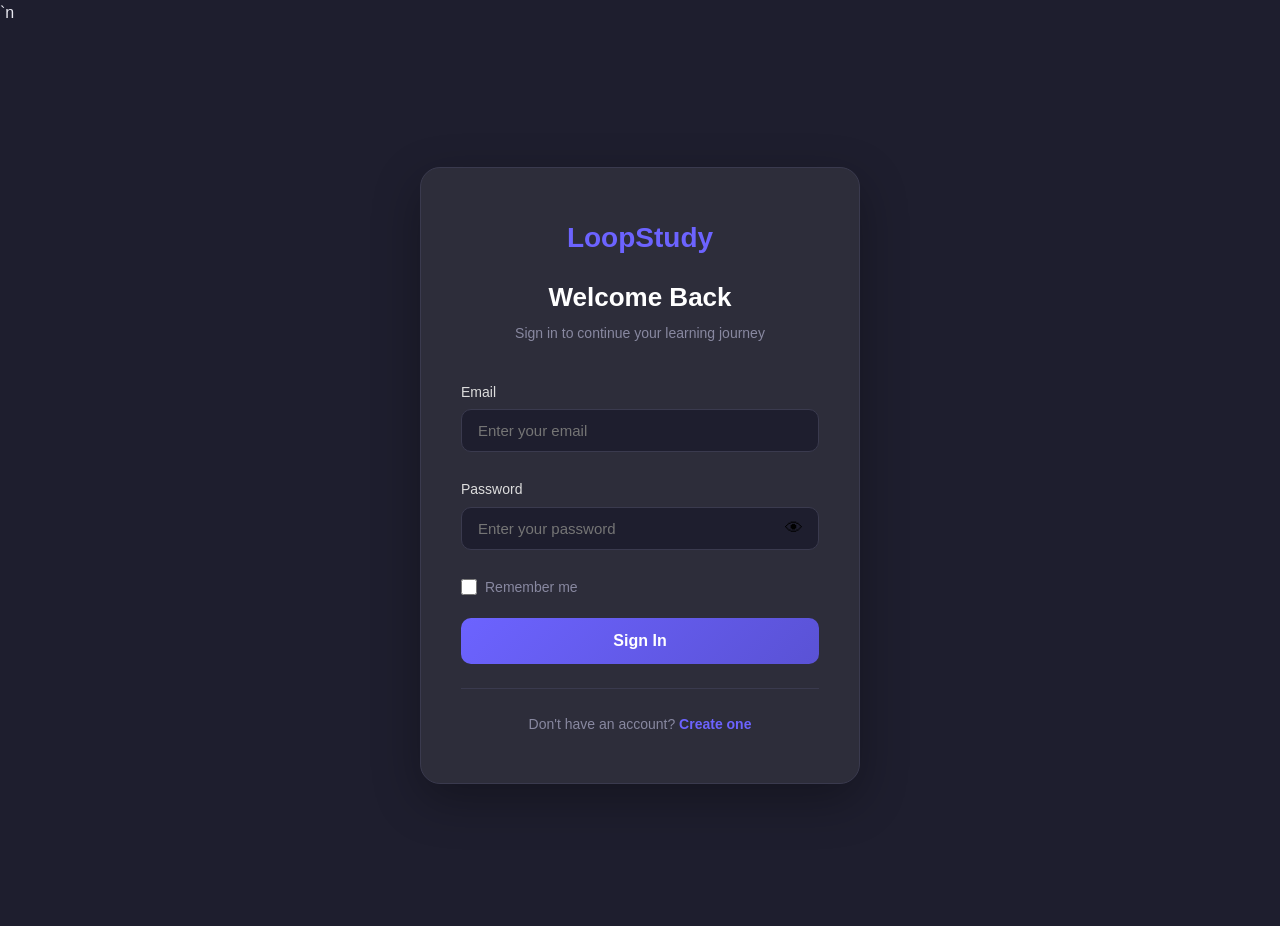
<file: achievements.html>
<!DOCTYPE html>
<html lang="en">
<head>
  <meta charset="UTF-8">
  <meta name="viewport" content="width=device-width, initial-scale=1.0">
  <title>LoopStudy — Achievements</title>`n  <link rel="icon" type="image/png" href="image/favicon.png">
  <link rel="stylesheet" href="css/main.css?v=2">
  <link rel="stylesheet" href="css/components.css?v=2">
  <style>
    .tab-content { display: none; }
    .tab-content.active { display: block; }

    .page-section-header {
      display: flex;
      justify-content: space-between;
      align-items: center;
      flex-wrap: wrap;
      gap: 16px;
      margin-bottom: 20px;
    }

    .summary-bar {
      background: var(--dark2);
      border-radius: 14px;
      padding: 20px 24px;
      border: 1px solid var(--border);
      display: flex;
      align-items: center;
      gap: 16px;
      flex-wrap: wrap;
    }

    .summary-icon {
      font-size: 32px;
      flex-shrink: 0;
    }

    .summary-info {
      flex: 1;
      min-width: 200px;
    }

    .summary-title {
      font-size: 15px;
      font-weight: 600;
      color: #fff;
      margin: 0 0 4px;
    }

    .summary-count {
      font-size: 13px;
      color: var(--text-muted);
      margin: 0 0 8px;
    }

    .summary-progress {
      flex: 1;
      min-width: 200px;
    }

    .achievement-points-total {
      font-size: 14px;
      color: var(--warning);
      font-weight: 600;
      white-space: nowrap;
    }

    .badge-check {
      position: absolute;
      top: 8px;
      right: 8px;
      font-size: 18px;
    }

    .badge-card { position: relative; }

    .current-user-highlight {
      background: rgba(255, 214, 0, 0.08);
      border-color: rgba(255, 214, 0, 0.3);
    }
    .current-user-highlight:hover {
      border-color: rgba(255, 214, 0, 0.5);
    }

    @media (max-width: 768px) {
      .summary-bar { flex-direction: column; align-items: stretch; }
    }
  </style>
</head>
<body>
  <div class="app">
    <nav class="navbar">
      <a href="dashboard.html" class="navbar-brand">LoopStudy</a>
      <button class="hamburger-btn" id="hamburgerBtn" aria-label="Menu">&#9776;</button>
      <ul class="navbar-links" id="navbarLinks">
        <li><a href="dashboard.html" class="navbar-link">Dashboard</a></li>
        <li><a href="profile.html" class="navbar-link">Profile</a></li>
        <li><a href="mentors.html" class="navbar-link">Mentors</a></li>
        <li><a href="sessions.html" class="navbar-link">Sessions</a></li>
        <li><a href="assessments.html" class="navbar-link">Assessments</a></li>
        <li><a href="achievements.html" class="navbar-link active">Achievements</a></li>
        <li><a href="rewards.html" class="navbar-link">Rewards</a></li>
        <li><a href="leaderboard.html" class="navbar-link">Leaderboard</a></li>
        <li><a href="growth-center.html" class="navbar-link">Growth Center</a></li>
        <li><a href="settings.html" class="navbar-link">Settings</a></li>
      </ul>
      <div class="navbar-right" id="navbarRight"></div>
    </nav>

    <main class="main-content">
      <div class="page">
        <div class="page-container">
          <header class="page-header">
            <h1 class="page-title">Achievements</h1>
            <p class="page-subtitle">Track your progress and unlock rewards</p>
          </header>

          <div style="display:flex;justify-content:center;">
            <div class="tab-group" role="tablist">
              <button class="tab-btn active" data-tab="badges" role="tab">Badges</button>
              <button class="tab-btn" data-tab="achievements" role="tab">Achievements</button>
            </div>
          </div>

          <div id="badgesTab" class="tab-content active">
            <div class="summary-bar" id="badgesSummary"></div>

            <div class="page-section-header">
              <div class="filter-group" id="badgesFilters">
                <button class="filter-btn active" data-filter="all">All</button>
                <button class="filter-btn" data-filter="unlocked">Unlocked</button>
                <button class="filter-btn" data-filter="locked">Locked</button>
              </div>
            </div>

            <div class="grid-auto-fill" id="badgesGrid"></div>
          </div>

          <div id="achievementsTab" class="tab-content">
            <div class="summary-bar" id="achievementsSummary"></div>

            <div class="page-section-header">
              <div class="filter-group" id="achievementsFilters">
                <button class="filter-btn active" data-filter="all">All</button>
                <button class="filter-btn" data-filter="unlocked">Unlocked</button>
                <button class="filter-btn" data-filter="locked">Locked</button>
              </div>
            </div>

            <div id="achievementsList"></div>
          </div>
        </div>
      </div>
    </main>

    <footer class="footer">
      <div class="footer-container">
        <div>
          <a href="dashboard.html" class="footer-brand">LoopStudy</a>
          <p class="footer-desc">Learn, Assess, Earn and Grow. Master in-demand skills with interactive learning paths, mentorship, and gamified challenges.</p>
        </div>
        <div>
          <h4 class="footer-section-title">Quick Links</h4>
          <ul class="footer-links">
            <li><a href="dashboard.html" class="footer-link">Dashboard</a></li>
            <li><a href="mentors.html" class="footer-link">Mentors</a></li>
            <li><a href="sessions.html" class="footer-link">Sessions</a></li>
            <li><a href="leaderboard.html" class="footer-link">Leaderboard</a></li>
          </ul>
        </div>
        <div>
          <h4 class="footer-section-title">Resources</h4>
          <ul class="footer-links">
            <li><a href="assessments.html" class="footer-link">Assessments</a></li>
            <li><a href="rewards.html" class="footer-link">Rewards Store</a></li>
            <li><a href="achievements.html" class="footer-link">Achievements</a></li>
            <li><a href="growth-center.html" class="footer-link">Growth Center</a></li>
          </ul>
        </div>
        <div>
          <h4 class="footer-section-title">Support</h4>
          <ul class="footer-links">
            <li><a href="profile.html" class="footer-link">Profile</a></li>
            <li><a href="settings.html" class="footer-link">Settings</a></li>
            <li><a href="#" class="footer-link">Help Center</a></li>
          </ul>
        </div>
      </div>
      <div class="footer-bottom">
        <p class="footer-copy">&copy; 2025 LoopStudy. All rights reserved.</p>
      </div>
    </footer>
  </div>

  <script src="js/storage.js?v=2"></script>
  <script>

    const user = Store.getCurrentUser();
    if (!user) { window.location.href = 'login.html'; throw new Error('Not authenticated'); }

    const userId = user.id;
    const userData = Store.getUserData(userId);
    const badges = Store.getBadges(userId);
    const achievements = Store.getAchievements(userId);

    const unlockedBadges = badges.filter(b => b.unlocked);
    const unlockedAchievements = achievements.filter(a => a.unlocked);
    const totalPointsEarned = unlockedAchievements.reduce((sum, a) => sum + (a.skillPoints || 0), 0);

    function renderNavbar() {
      const right = document.getElementById('navbarRight');
      right.innerHTML = `
        <div class="navbar-user">
          <img src="${user.avatar || 'https://ui-avatars.com/api/?name=' + encodeURIComponent(user.name)}" alt="" class="navbar-avatar">
          <span class="navbar-username">${user.name}</span>
          <span class="navbar-points">⭐ ${userData?.skillPoints || 0}</span>
        </div>
      `;
    }
    renderNavbar();

    document.getElementById('hamburgerBtn').addEventListener('click', () => {
      document.getElementById('navbarLinks').classList.toggle('open');
    });

    function renderBadges(filter = 'all') {
      const filtered = badges.filter(b => {
        if (filter === 'unlocked') return b.unlocked;
        if (filter === 'locked') return !b.unlocked;
        return true;
      });
      const grid = document.getElementById('badgesGrid');
      if (filtered.length === 0) {
        grid.innerHTML = '<p class="no-data">No badges match this filter.</p>';
        return;
      }
      grid.innerHTML = filtered.map(b => `
        <div class="badge-card ${b.unlocked ? 'unlocked' : 'locked'}">
          ${b.unlocked ? '<div class="badge-check">&#9989;</div>' : ''}
          <div class="badge-icon">${b.icon}</div>
          <div class="badge-name">${b.name}</div>
          <p class="badge-desc">${b.description}</p>
          <span class="badge-status ${b.unlocked ? 'unlocked' : 'locked'}">
            ${b.unlocked ? 'Unlocked' : 'Locked'}
          </span>
          ${b.unlockedDate ? `<span style="font-size:11px;color:var(--text-muted);">${new Date(b.unlockedDate).toLocaleDateString()}</span>` : ''}
        </div>
      `).join('');
    }

    function renderAchievements(filter = 'all') {
      const filtered = achievements.filter(a => {
        if (filter === 'unlocked') return a.unlocked;
        if (filter === 'locked') return !a.unlocked;
        return true;
      });
      const list = document.getElementById('achievementsList');
      if (filtered.length === 0) {
        list.innerHTML = '<p class="no-data">No achievements match this filter.</p>';
        return;
      }
      list.innerHTML = filtered.map(a => {
        const iconBg = a.unlocked ? 'rgba(0,200,83,0.15)' : 'var(--border)';
        return `
          <div class="achievement-card" style="${a.unlocked ? '' : 'opacity:0.6;'}">
            <div class="achievement-icon" style="background:${iconBg};">${a.icon}</div>
            <div class="achievement-info">
              <div class="achievement-name">${a.name} ${a.unlocked ? '&#9989;' : ''}</div>
              <p class="achievement-desc">${a.description}</p>
            </div>
            <div class="achievement-points">⭐ ${a.skillPoints}</div>
          </div>
        `;
      }).join('');
    }

    function renderBadgesSummary() {
      const el = document.getElementById('badgesSummary');
      const pct = totalBadges > 0 ? Math.round((unlockedBadges.length / totalBadges) * 100) : 0;
      el.innerHTML = `
        <div class="summary-icon">&#127941;</div>
        <div class="summary-info">
          <div class="summary-title">Badges Unlocked</div>
          <div class="summary-count">${unlockedBadges.length}/${badges.length} unlocked</div>
        </div>
        <div class="summary-progress">
          <div class="progress-bar">
            <div class="progress-bar-fill ${pct === 100 ? 'success' : ''}" style="width:${pct}%"></div>
          </div>
          <div class="progress-bar-label">
            <span class="progress-bar-text">${pct}% complete</span>
            <span class="progress-bar-percent">${unlockedBadges.length}/${badges.length}</span>
          </div>
        </div>
      `;
    }
    const totalBadges = badges.length;
    renderBadgesSummary();

    function renderAchievementsSummary() {
      const el = document.getElementById('achievementsSummary');
      const pct = totalAchievements > 0 ? Math.round((unlockedAchievements.length / totalAchievements) * 100) : 0;
      el.innerHTML = `
        <div class="summary-icon">&#11088;</div>
        <div class="summary-info">
          <div class="summary-title">Achievements Unlocked</div>
          <div class="summary-count">${unlockedAchievements.length}/${achievements.length} unlocked</div>
        </div>
        <div class="summary-progress">
          <div class="progress-bar">
            <div class="progress-bar-fill ${pct === 100 ? 'success' : ''}" style="width:${pct}%"></div>
          </div>
          <div class="progress-bar-label">
            <span class="progress-bar-text">${pct}% complete</span>
            <span class="progress-bar-percent">${unlockedAchievements.length}/${achievements.length}</span>
          </div>
        </div>
        <div class="achievement-points-total">Total: ⭐ ${totalPointsEarned}</div>
      `;
    }
    const totalAchievements = achievements.length;
    renderAchievementsSummary();

    renderBadges('all');
    renderAchievements('all');

    document.querySelectorAll('[data-tab]').forEach(btn => {
      btn.addEventListener('click', () => {
        document.querySelectorAll('[data-tab]').forEach(b => b.classList.remove('active'));
        btn.classList.add('active');
        document.querySelectorAll('.tab-content').forEach(t => t.classList.remove('active'));
        document.getElementById(btn.dataset.tab + 'Tab').classList.add('active');
      });
    });

    function setupFilters(containerId, renderFn) {
      const container = document.getElementById(containerId);
      container.querySelectorAll('.filter-btn').forEach(btn => {
        btn.addEventListener('click', () => {
          container.querySelectorAll('.filter-btn').forEach(b => b.classList.remove('active'));
          btn.classList.add('active');
          renderFn(btn.dataset.filter);
        });
      });
    }
    setupFilters('badgesFilters', renderBadges);
    setupFilters('achievementsFilters', renderAchievements);
  </script>
</body>
</html>
</file>
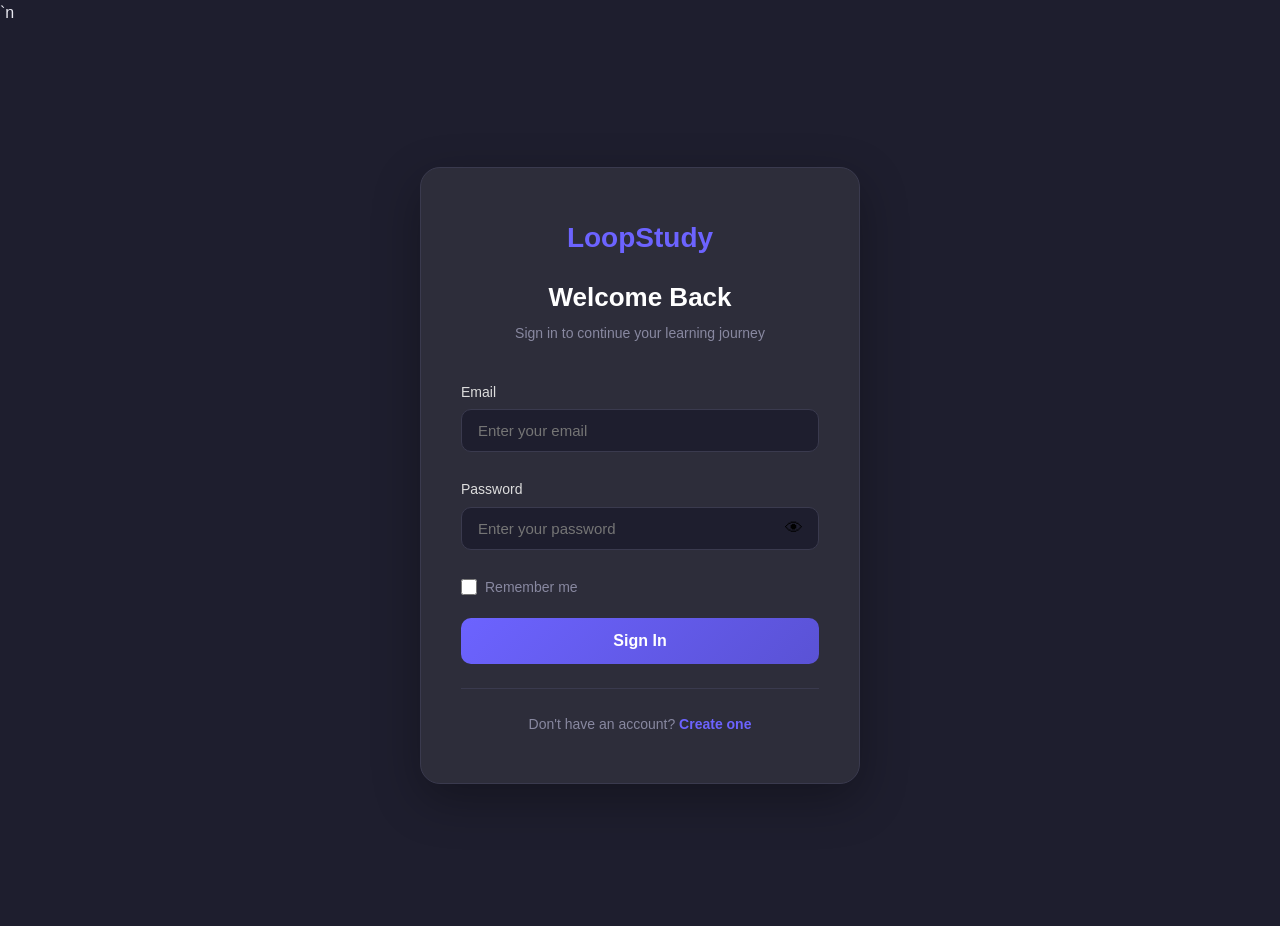
<file: assessments.html>
<!DOCTYPE html>
<html lang="en">
<head>
  <meta charset="UTF-8">
  <meta name="viewport" content="width=device-width, initial-scale=1.0">
  <title>Assessments - LoopStudy</title>`n  <link rel="icon" type="image/png" href="image/favicon.png">
  <link rel="stylesheet" href="css/main.css?v=2">
  <link rel="stylesheet" href="css/components.css?v=2">
  <style>
    .assess-page { padding: 24px; margin-top: 64px; min-height: 100vh; background: var(--dark); }
    .assess-container { max-width: 800px; margin: 0 auto; display: flex; flex-direction: column; gap: 24px; }

    .subject-cards { display: grid; grid-template-columns: repeat(3, 1fr); gap: 16px; }
    .subject-card { background: var(--dark2); border-radius: 16px; padding: 28px 20px; border: 2px solid var(--border); text-align: center; cursor: pointer; transition: all 0.3s; display: flex; flex-direction: column; align-items: center; gap: 10px; }
    .subject-card:hover { transform: translateY(-3px); border-color: rgba(108,99,255,0.3); }
    .subject-card.selected { border-color: var(--primary); background: rgba(108,99,255,0.08); }
    .subject-icon { font-size: 40px; }
    .subject-name { font-size: 16px; font-weight: 600; color: #fff; }
    .subject-color { width: 100%; height: 4px; border-radius: 2px; margin-top: 4px; }

    .diff-cards { display: grid; grid-template-columns: repeat(3, 1fr); gap: 16px; }
    .diff-card { background: var(--dark2); border-radius: 14px; padding: 20px; border: 2px solid var(--border); text-align: center; cursor: pointer; transition: all 0.3s; }
    .diff-card:hover { transform: translateY(-2px); border-color: rgba(108,99,255,0.3); }
    .diff-card.selected { border-color: var(--primary); background: rgba(108,99,255,0.08); }
    .diff-name { font-size: 15px; font-weight: 600; color: #fff; margin-bottom: 4px; }
    .diff-time { font-size: 12px; color: var(--text-muted); }
    .diff-desc { font-size: 12px; color: var(--text-muted); margin-top: 6px; }

    .quiz-header { display: flex; justify-content: space-between; align-items: center; flex-wrap: wrap; gap: 12px; }
    .quiz-meta { display: flex; gap: 16px; align-items: center; flex-wrap: wrap; }
    .quiz-meta-item { font-size: 13px; color: var(--text-muted); display: flex; align-items: center; gap: 4px; }
    .timer-display { font-size: 20px; font-weight: 700; color: var(--warning); font-variant-numeric: tabular-nums; }
    .timer-display.urgent { color: var(--secondary); animation: pulse 1s infinite; }

    .question-area { background: var(--dark2); border-radius: 16px; padding: 28px; border: 1px solid var(--border); }
    .question-number { font-size: 14px; font-weight: 600; color: var(--primary); margin-bottom: 8px; }
    .question-text { font-size: 17px; font-weight: 500; color: #fff; margin-bottom: 24px; line-height: 1.5; }
    .options-grid { display: flex; flex-direction: column; gap: 10px; }
    .option-btn { display: flex; align-items: center; gap: 12px; width: 100%; padding: 14px 18px; border-radius: 12px; border: 2px solid var(--border); background: var(--dark); color: var(--text); font-size: 15px; cursor: pointer; transition: all 0.2s; text-align: left; font-family: inherit; }
    .option-btn:hover:not(.disabled) { border-color: rgba(108,99,255,0.4); background: rgba(108,99,255,0.05); }
    .option-btn.selected { border-color: var(--primary); background: rgba(108,99,255,0.12); }
    .option-btn.correct { border-color: var(--success); background: rgba(0,200,83,0.12); }
    .option-btn.wrong { border-color: var(--secondary); background: rgba(255,107,107,0.12); }
    .option-btn.disabled { cursor: default; opacity: 0.7; }
    .option-label { width: 28px; height: 28px; border-radius: 50%; background: var(--dark3); display: flex; align-items: center; justify-content: center; font-size: 13px; font-weight: 700; flex-shrink: 0; }
    .option-btn.selected .option-label { background: var(--primary); color: #fff; }
    .option-btn.correct .option-label { background: var(--success); color: #fff; }
    .option-btn.wrong .option-label { background: var(--secondary); color: #fff; }

    .quiz-nav { display: flex; justify-content: space-between; align-items: center; gap: 12px; flex-wrap: wrap; }
    .explanation-box { background: var(--dark); border-radius: 12px; padding: 16px 20px; margin-top: 20px; border-left: 4px solid var(--primary); }
    .explanation-box.correct { border-color: var(--success); }
    .explanation-box.wrong { border-color: var(--secondary); }
    .explanation-label { font-size: 13px; font-weight: 700; margin-bottom: 4px; }
    .explanation-label.is-correct { color: var(--success); }
    .explanation-label.is-wrong { color: var(--secondary); }
    .explanation-text { font-size: 13px; color: #bbb; line-height: 1.5; margin: 0; }

    .review-card { background: var(--dark2); border-radius: 14px; padding: 16px 20px; border: 1px solid var(--border); margin-bottom: 12px; }
    .review-q-num { font-size: 12px; font-weight: 600; color: var(--primary); margin-bottom: 4px; }
    .review-q-text { font-size: 14px; color: #fff; margin-bottom: 8px; }
    .review-answer { font-size: 13px; display: flex; gap: 16px; flex-wrap: wrap; }
    .review-answer .correct-ans { color: var(--success); }
    .review-answer .wrong-ans { color: var(--secondary); }
    .review-exp { font-size: 12px; color: var(--text-muted); margin-top: 6px; }

    .result-badge { display: inline-flex; align-items: center; gap: 8px; padding: 8px 20px; border-radius: 20px; font-size: 16px; font-weight: 700; }
    .result-badge.passed { background: rgba(0,200,83,0.15); color: var(--success); border: 1px solid rgba(0,200,83,0.3); }
    .result-badge.failed { background: rgba(255,107,107,0.15); color: var(--secondary); border: 1px solid rgba(255,107,107,0.3); }

    .progress-text { font-size: 13px; color: var(--text-muted); }
    @media (max-width: 768px) {
      .assess-page { padding: 16px; }
      .subject-cards, .diff-cards { grid-template-columns: 1fr; }
      .question-area { padding: 20px; }
    }

    @keyframes pulse { 0%,100%{opacity:1} 50%{opacity:0.5} }
  </style>
</head>
<body>
  <div id="app">
    <nav class="navbar">
      <a class="navbar-brand" href="dashboard.html">LoopStudy</a>
      <button class="hamburger-btn" onclick="document.querySelector('.navbar-links').classList.toggle('open')">☰</button>
      <ul class="navbar-links">
        <li><a class="navbar-link" href="dashboard.html">Dashboard</a></li>
        <li><a class="navbar-link" href="profile.html">Profile</a></li>
        <li><a class="navbar-link" href="mentors.html">Mentors</a></li>
        <li><a class="navbar-link" href="sessions.html">Sessions</a></li>
        <li><a class="navbar-link active" href="assessments.html">Assessments</a></li>
        <li><a class="navbar-link" href="achievements.html">Achievements</a></li>
        <li><a class="navbar-link" href="rewards.html">Rewards</a></li>
        <li><a class="navbar-link" href="leaderboard.html">Leaderboard</a></li>
        <li><a class="navbar-link" href="growth-center.html">Growth Center</a></li>
        <li><a class="navbar-link" href="settings.html">Settings</a></li>
      </ul>
      <div class="navbar-right">
        <div class="navbar-user" onclick="location.href='profile.html'" style="cursor:pointer">
          <img class="navbar-avatar" id="navAvatar" src="https://ui-avatars.com/api/?name=User" alt="">
          <span class="navbar-username" id="navName">User</span>
          <span class="navbar-points">⚡ <span id="navPoints">0</span></span>
        </div>
      </div>
    </nav>

    <div class="assess-page">
      <div class="assess-container" id="appContainer"></div>
    </div>

    <footer class="footer">
      <div class="footer-container">
        <div>
          <span class="footer-brand">LoopStudy</span>
          <p class="footer-desc">Learn, Assess, Earn and Grow with personalized mentorship and skill-based learning.</p>
        </div>
        <div>
          <h4 class="footer-section-title">Platform</h4>
          <ul class="footer-links">
            <li><a class="footer-link" href="dashboard.html">Dashboard</a></li>
            <li><a class="footer-link" href="mentors.html">Mentors</a></li>
            <li><a class="footer-link" href="sessions.html">Sessions</a></li>
            <li><a class="footer-link" href="assessments.html">Assessments</a></li>
            <li><a class="footer-link" href="achievements.html">Achievements</a></li>
            <li><a class="footer-link" href="rewards.html">Rewards</a></li>
            <li><a class="footer-link" href="leaderboard.html">Leaderboard</a></li>
            <li><a class="footer-link" href="growth-center.html">Growth Center</a></li>
          </ul>
        </div>
        <div>
          <h4 class="footer-section-title">Support</h4>
          <ul class="footer-links">
            <li><a class="footer-link" href="profile.html">Profile</a></li>
            <li><a class="footer-link" href="settings.html">Settings</a></li>
            <li><a class="footer-link" href="#">Help Center</a></li>
          </ul>
        </div>
        <div>
          <h4 class="footer-section-title">Connect</h4>
          <ul class="footer-links">
            <li><a class="footer-link" href="#">Twitter</a></li>
            <li><a class="footer-link" href="#">Discord</a></li>
            <li><a class="footer-link" href="#">GitHub</a></li>
          </ul>
        </div>
      </div>
      <div class="footer-bottom">
        <span class="footer-copy">© 2026 LoopStudy. All rights reserved.</span>
      </div>
    </footer>
  </div>

  <script>
    (function() {
      try {
        const user = JSON.parse(localStorage.getItem('loopstudy_currentUser'));
        if (!user) { window.location.href = 'login.html'; }
      } catch(e) { window.location.href = 'login.html'; }
    })();

    let currentUser = null;
    try { currentUser = JSON.parse(localStorage.getItem('loopstudy_currentUser')); } catch(e) {}

    (function updateNav() {
      try {
        const u = JSON.parse(localStorage.getItem('loopstudy_currentUser'));
        if (u) {
          document.getElementById('navName').textContent = u.name || 'User';
          document.getElementById('navAvatar').src = u.avatar || 'https://ui-avatars.com/api/?name='+encodeURIComponent(u.name||'User');
          const profileKey = 'loopstudy_profile_' + u.id;
          const profile = JSON.parse(localStorage.getItem(profileKey));
          if (profile) document.getElementById('navPoints').textContent = profile.skillPoints || 0;
        }
      } catch(e) {}
    })();

    const subjects = {
      'Python': { icon: '🐍', color: '#4B8BBE' },
      'Java': { icon: '☕', color: '#E76F00' },
      'Web Development': { icon: '🌐', color: '#2196F3' }
    };
    const difficulties = { 'easy': { time: 600, label: 'Easy' }, 'medium': { time: 900, label: 'Medium' }, 'hard': { time: 1200, label: 'Hard' } };

    const Q = {
      Python: {
        easy: [
          { q: 'What is the correct way to print "Hello" in Python?', o: ['echo("Hello")','print("Hello")','console.log("Hello")','System.out.println("Hello")'], c: 1, e: 'print() is the built-in function for output in Python.' },
          { q: 'Which of the following is a valid variable name in Python?', o: ['2var','my-var','my_var','my var'], c: 2, e: 'Variable names can contain letters, digits and underscores but must not start with a digit.' },
          { q: 'What data type is the value 3.14 in Python?', o: ['int','str','float','bool'], c: 2, e: 'Numbers with a decimal point are of type float in Python.' },
          { q: 'What is the result of 10 // 3 in Python?', o: ['3.33','3','3.0','1'], c: 1, e: '// is the floor division operator; it returns the integer quotient.' },
          { q: 'Which keyword is used to define a function in Python?', o: ['func','function','def','define'], c: 2, e: 'The def keyword is used to define functions in Python.' }
        ],
        medium: [
          { q: 'What does [x**2 for x in range(5)] return?', o: ['[1,4,9,16,25]','[0,1,4,9,16]','[0,2,4,6,8]','[0,1,2,3,4]'], c: 1, e: 'List comprehension squares each number from 0 to 4 inclusive.' },
          { q: 'How do you handle exceptions in Python?', o: ['try...catch','try...except','if...else','throw...catch'], c: 1, e: 'Python uses try...except blocks for exception handling.' },
          { q: 'What is the output of print(type([]))?', o: ["<class 'list'>","<class 'dict'>","<class 'tuple'>","<class 'array'>"], c: 0, e: '[] creates an empty list in Python.' },
          { q: 'Which method adds an element to a list?', o: ['add()','push()','append()','insert()'], c: 2, e: 'append() adds an element to the end of a list.' },
          { q: 'What does len() return for a string?', o: ['Memory size','Number of characters','Number of words','Number of lines'], c: 1, e: 'len() returns the number of characters in a string.' }
        ],
        hard: [
          { q: 'What is a decorator in Python?', o: ['A function that modifies another function','A class that inherits from another','A special variable','An error handler'], c: 0, e: 'Decorators are functions that take another function and extend its behavior.' },
          { q: 'Which keyword is used to create a generator?', o: ['return','yield','generate','await'], c: 1, e: 'The yield keyword makes a function a generator, producing values lazily.' },
          { q: 'What is the output of: print(2**3**2)?', o: ['64','512','12','256'], c: 1, e: 'Exponentiation is right-associative: 3**2=9, 2**9=512.' },
          { q: 'Which module is used for regular expressions in Python?', o: ['regex','re','regexp','pyre'], c: 1, e: "The re module provides regular expression matching operations." },
          { q: 'What does the __init__ method do in a Python class?', o: ['Deletes the object','Initializes a new object','Returns string representation','Compares two objects'], c: 1, e: '__init__ is the constructor method called when a new object is created.' }
        ]
      },
      Java: {
        easy: [
          { q: 'Which is the correct main method signature in Java?', o: ['public static void main(String[] args)','static void main(String[] args)','public void main(String[] args)','public static int main(String[] args)'], c: 0, e: 'Java requires exactly public static void main(String[] args) as the entry point.' },
          { q: 'What is the size of int in Java?', o: ['16 bits','32 bits','64 bits','8 bits'], c: 1, e: 'The int type in Java is a 32-bit signed integer.' },
          { q: 'Which operator is used for equality comparison in Java?', o: ['=','==','===','.equals()'], c: 1, e: '== is used for primitive comparison and reference equality in Java.' },
          { q: 'Which loop executes the body at least once?', o: ['for','while','do-while','foreach'], c: 2, e: 'do-while checks the condition after executing the body, so it always runs at least once.' },
          { q: 'What is the default value of a boolean in Java?', o: ['true','false','0','null'], c: 1, e: 'boolean variables default to false in Java.' }
        ],
        medium: [
          { q: 'What is inheritance in Java?', o: ['Creating multiple instances of a class','A class acquiring properties of another','Hiding data from external access','Implementing multiple interfaces'], c: 1, e: 'Inheritance allows a class to acquire fields and methods of another class.' },
          { q: 'Which keyword refers to the current object in Java?', o: ['super','this','self','current'], c: 1, e: 'The this keyword refers to the current instance of a class.' },
          { q: 'What is the output of: System.out.println("Java" + 1 + 2)?', o: ['Java3','Java12','3Java','Compilation error'], c: 1, e: 'String concatenation is left-associative; "Java"+1="Java1", then +2="Java12".' },
          { q: 'Which collection stores key-value pairs?', o: ['ArrayList','HashSet','HashMap','LinkedList'], c: 2, e: 'HashMap stores key-value pairs and provides O(1) average lookup.' },
          { q: 'What does the final keyword mean for a method?', o: ['The method is private','The method cannot be overridden','The method returns nothing','The method is static'], c: 1, e: 'A final method cannot be overridden by subclasses.' }
        ],
        hard: [
          { q: 'What is a lambda expression in Java?', o: ['A way to create anonymous functions','A mathematical operation','A type of loop','A design pattern'], c: 0, e: 'Lambda expressions provide a concise way to implement functional interfaces.' },
          { q: 'Which package contains the Stream API in Java?', o: ['java.io','java.util.stream','java.util','java.lang'], c: 1, e: 'The Stream API is in java.util.stream (Java 8+).' },
          { q: 'What is the purpose of the volatile keyword?', o: ['To make a variable thread-safe','To mark a variable as temporary','To prevent serialization','To create a constant'], c: 0, e: 'volatile ensures that variable changes are visible across threads.' },
          { q: 'What does synchronized ensure?', o: ['Thread safety','Faster execution','Memory optimization','Variable immutability'], c: 0, e: 'synchronized prevents multiple threads from executing a block concurrently.' },
          { q: 'Which pattern ensures a class has only one instance?', o: ['Factory','Singleton','Observer','Builder'], c: 1, e: 'Singleton pattern restricts a class to a single instance with global access.' }
        ]
      },
      'Web Development': {
        easy: [
          { q: 'Which HTML tag creates a hyperlink?', o: ['<link>','<a>','<href>','<nav>'], c: 1, e: 'The <a> (anchor) tag defines a hyperlink in HTML.' },
          { q: 'Which CSS property changes text color?', o: ['font-color','text-color','color','background-color'], c: 2, e: 'The color property sets the foreground text color in CSS.' },
          { q: 'Which HTML tag displays an image?', o: ['<img>','<image>','<src>','<picture>'], c: 0, e: 'The <img> tag embeds an image with the src attribute for the source.' },
          { q: 'What does CSS stand for?', o: ['Computer Style Sheets','Cascading Style Sheets','Creative Style Sheets','Colorful Style Sheets'], c: 1, e: 'CSS stands for Cascading Style Sheets.' },
          { q: 'Which JS function writes to the console?', o: ['console.write()','console.log()','console.print()','console.output()'], c: 1, e: 'console.log() outputs messages to the browser console.' }
        ],
        medium: [
          { q: 'Which method adds an event listener in JavaScript?', o: ['addEventListener()','attachEvent()','listen()','on()'], c: 0, e: 'addEventListener() attaches an event handler to an element.' },
          { q: 'What does display: flex do?', o: ['Makes element inline','Creates a flex container','Hides the element','Adds padding'], c: 1, e: 'display: flex establishes a flex container for flexible layouts.' },
          { q: 'How do you select an element by its ID in JavaScript?', o: ['document.querySelector()','document.getElementById()','document.getElementByClass()','document.select()'], c: 1, e: 'getElementById() returns the element with the matching id attribute.' },
          { q: 'What is the CSS box model?', o: ['A layout system','Content, padding, border, margin','A flexbox property','A grid system'], c: 1, e: 'The box model consists of content, padding, border, and margin layers.' },
          { q: 'Which attribute opens a link in a new tab?', o: ['target="_blank"','href="_new"','rel="new"','target="_new"'], c: 0, e: 'target="_blank" opens the linked page in a new browser tab.' }
        ],
        hard: [
          { q: 'What is a closure in JavaScript?', o: ['A function with access to its outer scope','A way to close a window','A built-in object','A CSS property'], c: 0, e: 'A closure is a function that retains access to its lexical scope even when executed outside it.' },
          { q: 'What does the async keyword do?', o: ['Makes a function return a Promise','Makes a function run faster','Defines an arrow function','Creates a module'], c: 0, e: 'async functions always return a Promise, resolved with the return value.' },
          { q: 'Which CSS Grid property defines columns?', o: ['grid-columns','grid-template-columns','grid-gap','grid-items'], c: 1, e: 'grid-template-columns defines the number and size of grid columns.' },
          { q: 'What is localStorage used for?', o: ['Storing data on the server','Storing data in the browser persistently','Storing session data temporarily','Caching images'], c: 1, e: 'localStorage stores data in the browser with no expiration date.' },
          { q: 'Which method converts a JSON string to a JS object?', o: ['JSON.stringify()','JSON.parse()','JSON.convert()','JSON.toObject()'], c: 1, e: 'JSON.parse() parses a JSON string into a JavaScript object.' }
        ]
      }
    };

    const state = { subject: null, difficulty: null, currentQ: 0, answers: {}, confirmed: {}, timer: null, timeLeft: 0, quizStarted: false, quizEnded: false, result: null };

    function saveResult() { if (!currentUser) return;
      const questions = Q[state.subject][state.difficulty];
      let score = 0;
      Object.keys(state.confirmed).forEach(idx => { if (state.answers[idx] === questions[idx].c) score++; });
      const total = questions.length; const pct = Math.round(score/total*100); const passed = pct >= 40; const points = score * 10;
      const result = { id: Date.now().toString(36)+'_'+Math.random().toString(36).substring(2,9), subject: state.subject, difficulty: state.difficulty, score, total, percentage: pct, passed, answers: state.answers, questions: questions, date: new Date().toISOString() };
      const results = JSON.parse(localStorage.getItem('loopstudy_assessments_'+currentUser.id) || '[]');
      results.push(result);
      localStorage.setItem('loopstudy_assessments_'+currentUser.id, JSON.stringify(results));
      const profileKey = 'loopstudy_profile_'+currentUser.id;
      const profile = JSON.parse(localStorage.getItem(profileKey));
      if (profile) {
        profile.skillPoints = (profile.skillPoints||0) + points; profile.level = Math.min(Math.floor(profile.skillPoints/500)+1,5);
        profile.assessmentsCompleted = (profile.assessmentsCompleted||0) + 1;
        if (!profile.transactions) profile.transactions = [];
        profile.transactions.push({ id: Date.now().toString(36)+'_'+Math.random().toString(36).substring(2,9), type: 'earned', amount: points, reason: 'Completed '+state.difficulty+' '+state.subject+' assessment', date: new Date().toISOString(), source: 'assessment' });
        localStorage.setItem(profileKey, JSON.stringify(profile));
      }
      state.result = result; showReview(result);
    }

    function showSelect() {
      state.quizStarted = false; state.quizEnded = false;
      if (state.timer) { clearInterval(state.timer); state.timer = null; }
      state.subject = null; state.difficulty = null; state.currentQ = 0; state.answers = {}; state.confirmed = {};
      const c = document.getElementById('appContainer');
      c.innerHTML = '<div class="page-header"><h1 class="page-title">Assessments</h1><p class="page-subtitle">Test your knowledge and earn SkillPoints</p></div><div><h3 style="margin:0 0 16px;font-size:16px;font-weight:600">Choose a Subject</h3><div class="subject-cards" id="subjectCards"></div></div><div id="diffSection" class="hidden"><h3 style="margin:0 0 16px;font-size:16px;font-weight:600">Choose Difficulty</h3><div class="diff-cards" id="diffCards"></div></div><div id="startSection" class="hidden" style="text-align:center;margin-top:8px"><button class="btn btn-primary btn-lg" id="startBtn" onclick="startQuiz()">Start Quiz</button></div>';
      const sc = document.getElementById('subjectCards');
      Object.keys(subjects).forEach(s => {
        const sub = subjects[s];
        sc.innerHTML += '<div class="subject-card" data-subject="'+s+'" onclick="selectSubject(\''+s+'\')"><div class="subject-icon">'+sub.icon+'</div><div class="subject-name">'+s+'</div><div class="subject-color" style="background:'+sub.color+'"></div></div>';
      });
    }

    function selectSubject(s) { state.subject = s;
      document.querySelectorAll('.subject-card').forEach(c => c.classList.toggle('selected', c.dataset.subject === s));
      document.getElementById('diffSection').classList.remove('hidden');
      const dc = document.getElementById('diffCards');
      const diffInfo = { easy: { label: 'Easy', desc: 'Basic concepts and fundamentals', time: '10 min' }, medium: { label: 'Medium', desc: 'Intermediate level questions', time: '15 min' }, hard: { label: 'Hard', desc: 'Advanced topics and challenges', time: '20 min' } };
      dc.innerHTML = '';
      Object.keys(diffInfo).forEach(d => {
        dc.innerHTML += '<div class="diff-card" data-diff="'+d+'" onclick="selectDifficulty(\''+d+'\')"><div class="diff-name">'+diffInfo[d].label+'</div><div class="diff-time">⏱ '+diffInfo[d].time+'</div><div class="diff-desc">'+diffInfo[d].desc+'</div></div>';
      });
      state.difficulty = null; document.getElementById('startSection').classList.add('hidden');
    }

    function selectDifficulty(d) { state.difficulty = d;
      document.querySelectorAll('.diff-card').forEach(c => c.classList.toggle('selected', c.dataset.diff === d));
      document.getElementById('startSection').classList.remove('hidden');
    }

    function startQuiz() {
      if (!state.subject || !state.difficulty) return;
      state.quizStarted = true; state.currentQ = 0; state.answers = {}; state.confirmed = {}; state.timeLeft = difficulties[state.difficulty].time;
      renderQuiz(); startTimer();
    }

    function startTimer() {
      if (state.timer) clearInterval(state.timer);
      state.timer = setInterval(() => {
        state.timeLeft--;
        updateTimer();
        if (state.timeLeft <= 0) { clearInterval(state.timer); state.timer = null; autoSubmit(); }
      }, 1000);
    }

    function updateTimer() {
      const el = document.getElementById('timerDisplay');
      if (!el) return;
      const m = Math.floor(state.timeLeft/60); const s = state.timeLeft%60;
      el.textContent = m.toString().padStart(2,'0')+':'+s.toString().padStart(2,'0');
      el.classList.toggle('urgent', state.timeLeft <= 60);
    }

    function autoSubmit() { saveResult(); }

    function renderQuiz() {
      const sub = subjects[state.subject]; const questions = Q[state.subject][state.difficulty]; const total = questions.length;
      const c = document.getElementById('appContainer');
      c.innerHTML = '<div class="quiz-header"><div class="quiz-meta"><span class="quiz-meta-item">'+sub.icon+' '+state.subject+'</span><span class="quiz-meta-item">📊 '+state.difficulty.charAt(0).toUpperCase()+state.difficulty.slice(1)+'</span></div><div class="timer-display" id="timerDisplay">--:--</div></div><div style="display:flex;align-items:center;gap:12px"><div class="progress-bar" style="flex:1"><div class="progress-bar-fill" id="progressFill" style="width:0%"></div></div><span class="progress-text" id="progressText">0/'+total+'</span></div><div class="question-area" id="questionArea"></div><div class="quiz-nav"><div><button class="btn btn-outline" id="prevBtn" onclick="navigate(-1)">← Previous</button></div><div style="display:flex;gap:8px"><button class="btn btn-secondary" id="confirmBtn" onclick="confirmAnswer()">Confirm Answer</button><button class="btn btn-primary" id="nextBtn" onclick="navigate(1)">Next →</button></div></div>';
      updateTimer(); showQuestion();
    }

    function showQuestion() {
      const qs = Q[state.subject][state.difficulty]; const total = qs.length; const idx = state.currentQ;
      const q = qs[idx]; const labels = ['A','B','C','D'];
      document.getElementById('progressFill').style.width = ((idx+1)/total*100)+'%';
      document.getElementById('progressText').textContent = (idx+1)+'/'+total;
      const isLast = idx === total-1; const isConfirmed = !!state.confirmed[idx];
      document.getElementById('nextBtn').textContent = isLast ? 'Submit Quiz' : 'Next →';
      document.getElementById('prevBtn').style.visibility = idx === 0 ? 'hidden' : 'visible';

      let html = '<div class="question-number">Question '+(idx+1)+' of '+total+'</div><div class="question-text">'+q.q+'</div><div class="options-grid" id="optionsGrid">';
      q.o.forEach((opt, oi) => {
        let cls = 'option-btn';
        if (state.answers[idx] === oi) cls += ' selected';
        if (isConfirmed) { cls += ' disabled';
          if (oi === q.c) cls += ' correct'; else if (state.answers[idx] === oi) cls += ' wrong';
        } else if (state.answers[idx] !== undefined) cls += ' selected';
        html += '<button class="'+cls+'" onclick="selectOption('+oi+')" '+(isConfirmed?'disabled':'')+'><span class="option-label">'+labels[oi]+'</span>'+opt+'</button>';
      });
      html += '</div>';
      if (isConfirmed) {
        const correct = state.answers[idx] === q.c;
        html += '<div class="explanation-box '+(correct?'correct':'wrong')+'"><div class="explanation-label '+(correct?'is-correct':'is-wrong')+'">'+(correct?'✅ Correct!':'❌ Wrong!')+'</div><p class="explanation-text">'+q.e+'</p></div>';
      }
      document.getElementById('questionArea').innerHTML = html;
      document.getElementById('confirmBtn').disabled = isConfirmed || state.answers[idx] === undefined;
      if (isLast && Object.keys(state.confirmed).length === total) {
        document.getElementById('nextBtn').disabled = false;
      }
    }

    function selectOption(oi) {
      const idx = state.currentQ;
      if (state.confirmed[idx]) return;
      state.answers[idx] = oi;
      document.querySelectorAll('.option-btn').forEach((b, i) => {
        b.classList.toggle('selected', i === oi);
      });
      document.getElementById('confirmBtn').disabled = false;
    }

    function confirmAnswer() {
      const idx = state.currentQ;
      if (state.answers[idx] === undefined || state.confirmed[idx]) return;
      state.confirmed[idx] = true;
      showQuestion();
    }

    function navigate(dir) {
      const qs = Q[state.subject][state.difficulty]; const total = qs.length; const idx = state.currentQ + dir;
      if (dir > 0 && idx >= total) { if (Object.keys(state.confirmed).length === total) { if (state.timer) clearInterval(state.timer); saveResult(); } return; }
      if (idx < 0) return;
      state.currentQ = idx; showQuestion();
    }

    function showReview(result) {
      state.quizEnded = true;
      if (state.timer) { clearInterval(state.timer); state.timer = null; }
      const sub = subjects[state.subject]; const qs = result.questions; const total = qs.length;
      const c = document.getElementById('appContainer');
      let qhtml = '';
      qs.forEach((q, i) => {
        const ua = result.answers[i]; const correct = ua === q.c;
        qhtml += '<div class="review-card"><div class="review-q-num">Question '+(i+1)+'</div><div class="review-q-text">'+q.q+'</div><div class="review-answer"><span>Your answer: <strong class="'+(correct?'correct-ans':'wrong-ans')+'">'+(ua!==undefined?q.o[ua]:'Not answered')+'</strong></span><span>Correct answer: <strong class="correct-ans">'+q.o[q.c]+'</strong></span></div><div class="review-exp">💡 '+q.e+'</div></div>';
      });
      c.innerHTML = '<div class="page-header"><h1 class="page-title">Assessment Complete</h1></div><div style="text-align:center;padding:24px"><div class="result-badge '+(result.passed?'passed':'failed')+'">'+(result.passed?'✅ Passed!':'❌ Failed')+'</div><div style="margin-top:20px;display:flex;gap:24px;justify-content:center;flex-wrap:wrap"><div><div style="font-size:28px;font-weight:700;color:#fff">'+result.score+'/'+result.total+'</div><div style="font-size:13px;color:var(--text-muted)">Score</div></div><div><div style="font-size:28px;font-weight:700;color:#fff">'+result.percentage+'%</div><div style="font-size:13px;color:var(--text-muted)">Percentage</div></div><div><div style="font-size:28px;font-weight:700;color:var(--warning)">+'+(result.score*10)+'</div><div style="font-size:13px;color:var(--text-muted)">Points Earned</div></div></div></div><h3 style="font-size:16px;font-weight:600;margin:0 0 16px">Question Review</h3>'+qhtml+'<div style="text-align:center;margin-top:24px"><button class="btn btn-primary btn-lg" onclick="showSelect()">Back to Assessments</button></div>';
    }

    document.addEventListener('DOMContentLoaded', showSelect);
  </script>
</body>
</html>
</file>
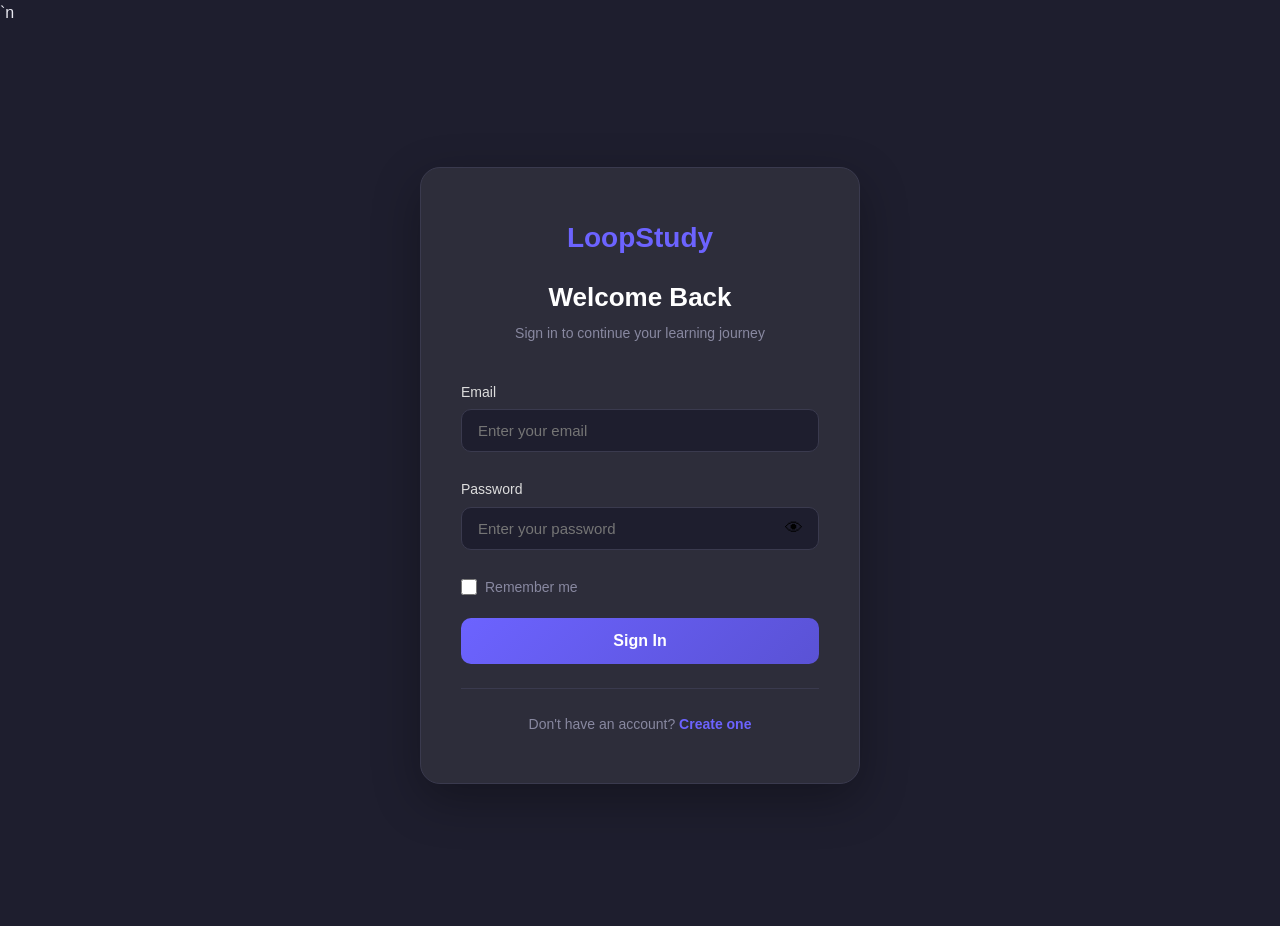
<file: dashboard.html>
<!DOCTYPE html>
<html lang="en">
<head>
  <meta charset="UTF-8">
  <meta name="viewport" content="width=device-width, initial-scale=1.0">
  <title>Dashboard - LoopStudy</title>`n  <link rel="icon" type="image/png" href="image/favicon.png">
  <link rel="stylesheet" href="css/main.css?v=2">
  <link rel="stylesheet" href="css/components.css?v=2">
  <link rel="stylesheet" href="css/dashboard.css?v=2">
</head>
<body>
  <div class="app">
    <nav class="navbar" id="navbar"></nav>

    <div class="dashboard-page">
      <div class="dashboard-container" id="appContent">
        <div class="page-loader" id="pageLoader">
          <div class="loader-spinner"></div>
        </div>
      </div>
    </div>

    <footer class="footer" id="footer"></footer>
  </div>

  <div class="toast-container" id="toastContainer"></div>

  <script>
    const currentUser = (function() {
      try { return JSON.parse(localStorage.getItem('loopstudy_currentUser')); }
      catch { return null; }
    })();
    if (!currentUser) { window.location.replace('login.html'); }

    const userId = currentUser.id;
    const profileKey = 'loopstudy_profile_' + userId;
    const badgesKey = 'loopstudy_badges_' + userId;
    const challengesKey = 'loopstudy_challenges_' + userId;

    function lsGet(key) {
      try { return JSON.parse(localStorage.getItem(key)); }
      catch { return null; }
    }

    function lsSet(key, val) {
      try { localStorage.setItem(key, JSON.stringify(val)); return true; }
      catch { return false; }
    }

    function getProfile() {
      let data = lsGet(profileKey);
      if (!data) {
        data = {
          profile: {
            name: currentUser.name || '',
            email: currentUser.email || '',
            college: currentUser.college || '',
            skills: currentUser.skills || [],
            bio: '',
            avatar: currentUser.avatar || 'https://ui-avatars.com/api/?name=' + encodeURIComponent(currentUser.name || 'U'),
            mentorStatus: currentUser.mentorStatus || false,
          },
          skillPoints: 0,
          level: 1,
          streak: { current: 0, best: 0, lastActive: null },
          sessionsCompleted: 0,
          assessmentsCompleted: 0,
          transactions: [],
        };
        lsSet(profileKey, data);
      }
      return data;
    }

    const profileData = getProfile();
    const p = profileData.profile || {};
    const transactions = profileData.transactions || [];
    const badges = lsGet(badgesKey) || [];
    const challenges = lsGet(challengesKey) || { dailyChallenges: [], weeklyChallenges: [] };

    const skillPaths = [
      { id: 'python-basics', name: 'Python Basics', skill: 'Python', modules: ['Variables & Data Types', 'Control Flow', 'Functions', 'OOP', 'File I/O'], description: 'Learn Python from scratch. Master variables, control flow, functions, object-oriented programming, and file handling.', icon: '&#x1F40D;' },
      { id: 'java-basics', name: 'Java Basics', skill: 'Java', modules: ['Syntax & Basics', 'OOP Concepts', 'Collections', 'Exception Handling'], description: 'Dive into Java programming. Understand syntax, object-oriented principles, collections framework, and error handling.', icon: '&#x2615;' },
      { id: 'web-dev-basics', name: 'Web Development Basics', skill: 'Web Development', modules: ['HTML & CSS', 'JavaScript', 'Responsive Design'], description: 'Build modern websites. Learn HTML, CSS, JavaScript, and responsive design techniques.', icon: '&#x1F310;' },
      { id: 'react-basics', name: 'React Basics', skill: 'React', modules: ['JSX & Components', 'State & Props', 'Hooks', 'Routing'], description: 'Build dynamic UIs with React. Master components, state management, hooks, and routing.', cost: 200, icon: '&#x2699;&#xFE0F;' },
      { id: 'data-science', name: 'Data Science Fundamentals', skill: 'Data Science', modules: ['NumPy', 'Pandas', 'Matplotlib', 'Statistics'], description: 'Analyze data with Python. Learn NumPy, Pandas, visualization, and statistical analysis.', cost: 300, icon: '&#x1F4CA;' },
      { id: 'ml-basics', name: 'Machine Learning Basics', skill: 'Machine Learning', modules: ['Supervised Learning', 'Unsupervised Learning', 'Neural Networks', 'Model Evaluation'], description: 'Enter the world of ML. Cover supervised/unsupervised learning, neural networks, and model evaluation.', cost: 400, icon: '&#x1F916;' },
    ];

    function showToast(message, type) {
      var container = document.getElementById('toastContainer');
      var toast = document.createElement('div');
      toast.className = 'toast ' + (type || 'info');
      toast.textContent = message;
      container.appendChild(toast);
      setTimeout(function() { toast.remove(); }, 3500);
    }

    function formatDate(iso) {
      var d = new Date(iso);
      return d.toLocaleDateString('en-US', { month: 'short', day: 'numeric', hour: '2-digit', minute: '2-digit' });
    }

    function getStreakValue() {
      return (profileData.streak && profileData.streak.current) || 0;
    }

    function getLevel() {
      return profileData.level || 1;
    }

    function getSkillPoints() {
      return profileData.skillPoints || 0;
    }

    function getSessionsCompleted() {
      return profileData.sessionsCompleted || 0;
    }

    function getAssessmentsCompleted() {
      return profileData.assessmentsCompleted || 0;
    }

    function getBadgesCount() {
      if (!badges || !badges.length) return 0;
      return badges.filter(function(b) { return b.unlocked; }).length;
    }

    function animateCounter(el, target) {
      var start = 0;
      var duration = 1000;
      var startTime = null;
      function step(timestamp) {
        if (!startTime) startTime = timestamp;
        var progress = Math.min((timestamp - startTime) / duration, 1);
        el.textContent = Math.floor(progress * target);
        if (progress < 1) { requestAnimationFrame(step); }
        else { el.textContent = target; }
      }
      requestAnimationFrame(step);
    }

    function renderNav() {
      var links = [
        { label: 'Dashboard', href: 'dashboard.html', icon: '&#x1F3E0;' },
        { label: 'Profile', href: 'profile.html', icon: '&#x1F464;' },
        { label: 'Mentors', href: 'mentors.html', icon: '&#x1F468;&#x200D;&#x1F393;' },
        { label: 'Sessions', href: 'sessions.html', icon: '&#x1F4C5;' },
        { label: 'Assessments', href: 'assessments.html', icon: '&#x1F9EA;' },
        { label: 'Achievements', href: 'achievements.html', icon: '&#x1F3C6;' },
        { label: 'Rewards', href: 'rewards.html', icon: '&#x1F381;' },
        { label: 'Leaderboard', href: 'leaderboard.html', icon: '&#x1F3C6;' },
        { label: 'Growth Center', href: 'growth-center.html', icon: '&#x1F331;' },
        { label: 'Settings', href: 'settings.html', icon: '&#x2699;&#xFE0F;' },
      ];
      var html = '<a href="dashboard.html" class="navbar-brand">&#x1F4A1; LoopStudy</a>';
      html += '<button class="hamburger-btn" onclick="toggleNav()">&#x2630;</button>';
      html += '<ul class="navbar-links" id="navLinks">';
      for (var i = 0; i < links.length; i++) {
        var active = links[i].href === 'dashboard.html' ? ' active' : '';
        html += '<li><a href="' + links[i].href + '" class="navbar-link' + active + '">' + links[i].icon + ' ' + links[i].label + '</a></li>';
      }
      html += '</ul>';
      html += '<div class="navbar-right">';
      html += '<div class="navbar-user" onclick="window.location=\'profile.html\'">';
      html += '<img class="navbar-avatar" src="' + (p.avatar || 'https://ui-avatars.com/api/?name=' + encodeURIComponent(p.name || 'U')) + '" alt="Avatar">';
      html += '<span class="navbar-username">' + (p.name || 'User') + '</span>';
      html += '<span class="navbar-points">&#x2B50; ' + getSkillPoints() + '</span>';
      html += '</div>';
      html += '<button class="btn btn-outline btn-sm" onclick="handleLogout()">Logout</button>';
      html += '</div>';
      document.getElementById('navbar').innerHTML = html;
    }

    function toggleNav() {
      document.getElementById('navLinks').classList.toggle('open');
    }

    function handleLogout() {
      localStorage.removeItem('loopstudy_currentUser');
      window.location.replace('login.html');
    }

    function renderFooter() {
      var html = '<div class="footer-container">';
      html += '<div><a href="dashboard.html" class="footer-brand">&#x1F4A1; LoopStudy</a><p class="footer-desc">Empowering students to learn, connect, and grow through peer-to-peer mentorship and skill-building.</p></div>';
      html += '<div><h4 class="footer-section-title">Quick Links</h4><ul class="footer-links"><li><a href="dashboard.html" class="footer-link">Dashboard</a></li><li><a href="mentors.html" class="footer-link">Mentors</a></li><li><a href="sessions.html" class="footer-link">Sessions</a></li><li><a href="leaderboard.html" class="footer-link">Leaderboard</a></li></ul></div>';
      html += '<div><h4 class="footer-section-title">Resources</h4><ul class="footer-links"><li><a href="assessments.html" class="footer-link">Assessments</a></li><li><a href="achievements.html" class="footer-link">Achievements</a></li><li><a href="growth-center.html" class="footer-link">Growth Center</a></li><li><a href="rewards.html" class="footer-link">Rewards</a></li></ul></div>';
      html += '<div><h4 class="footer-section-title">Support</h4><ul class="footer-links"><li><a href="settings.html" class="footer-link">Settings</a></li><li><a href="profile.html" class="footer-link">Profile</a></li></ul></div>';
      html += '</div>';
      html += '<div class="footer-bottom"><span class="footer-copy">&copy; 2025 LoopStudy. All rights reserved.</span><div class="footer-social"><a href="#">&#x1F426;</a><a href="#">&#x1F4F1;</a><a href="#">&#x1F4F8;</a></div></div>';
      document.getElementById('footer').innerHTML = html;
    }

    function renderDashboard() {
      var container = document.getElementById('appContent');

      // Welcome Card
      var welcomeHtml = '<div class="welcome-card">';
      welcomeHtml += '<div class="welcome-info">';
      welcomeHtml += '<div>';
      welcomeHtml += '<h1 class="welcome-title">Welcome back, ' + (p.name || 'User') + '!</h1>';
      welcomeHtml += '<div class="welcome-meta">';
      welcomeHtml += '<div class="level-badge">' + getLevel() + '</div>';
      welcomeHtml += '<span class="streak-badge">&#x1F525; ' + getStreakValue() + ' day streak</span>';
      welcomeHtml += '<span class="skill-points-badge">&#x2B50; ' + getSkillPoints() + ' SkillPoints</span>';
      welcomeHtml += '</div></div></div></div>';

      // Stats Grid
      var statsHtml = '<div class="stats-grid-dash" id="statsGrid">';
      var stats = [
        { icon: '&#x1F4C5;', label: 'Sessions Completed', value: getSessionsCompleted(), bg: 'rgba(108,99,255,0.15)' },
        { icon: '&#x1F9EA;', label: 'Assessments Completed', value: getAssessmentsCompleted(), bg: 'rgba(255,107,107,0.15)' },
        { icon: '&#x1F3C6;', label: 'Badges Earned', value: getBadgesCount(), bg: 'rgba(255,214,0,0.15)' },
        { icon: '&#x1F4C8;', label: 'Current Level', value: getLevel(), bg: 'rgba(0,200,83,0.15)' },
      ];
      for (var si = 0; si < stats.length; si++) {
        statsHtml += '<div class="stat-card"><div class="stat-card-icon" style="background:' + stats[si].bg + '">' + stats[si].icon + '</div><div class="stat-card-info"><span class="stat-card-value" id="statVal' + si + '">0</span><span class="stat-card-label">' + stats[si].label + '</span></div></div>';
      }
      statsHtml += '</div>';

      // Quick Actions
      var qaHtml = '<div class="quick-actions-grid">';
      var qaItems = [
        { icon: '&#x1F4C5;', label: 'Book a Session', href: 'sessions.html', bg: 'linear-gradient(135deg, rgba(108,99,255,0.2), rgba(108,99,255,0.05))' },
        { icon: '&#x1F9EA;', label: 'Take Assessment', href: 'assessments.html', bg: 'linear-gradient(135deg, rgba(255,107,107,0.2), rgba(255,107,107,0.05))' },
        { icon: '&#x1F3C6;', label: 'View Achievements', href: 'achievements.html', bg: 'linear-gradient(135deg, rgba(255,214,0,0.2), rgba(255,214,0,0.05))' },
        { icon: '&#x1F468;&#x200D;&#x1F393;', label: 'Browse Mentors', href: 'mentors.html', bg: 'linear-gradient(135deg, rgba(0,200,83,0.2), rgba(0,200,83,0.05))' },
      ];
      for (var qi = 0; qi < qaItems.length; qi++) {
        qaHtml += '<a href="' + qaItems[qi].href + '" class="quick-action-card"><div class="quick-action-icon" style="background:' + qaItems[qi].bg + '">' + qaItems[qi].icon + '</div><span class="quick-action-label">' + qaItems[qi].label + '</span></a>';
      }
      qaHtml += '</div>';

      // Activity & Challenges Grid
      var gridHtml = '<div class="dashboard-grid">';

      // Recent Activity
      gridHtml += '<div class="dashboard-section">';
      gridHtml += '<h2 class="section-title">&#x1F4CB; Recent Activity</h2>';
      gridHtml += '<div class="activity-feed" id="activityFeed">';
      var recentTxns = transactions.slice(-5).reverse();
      if (recentTxns.length === 0) {
        gridHtml += '<div class="empty-state"><span class="empty-icon">&#x1F4ED;</span><p>No recent activity yet</p></div>';
      } else {
        for (var ti = 0; ti < recentTxns.length; ti++) {
          var t = recentTxns[ti];
          var dotClass = t.type === 'earned' ? 'earned' : 'spent';
          var sign = t.type === 'earned' ? '+' : '-';
          gridHtml += '<div class="activity-item"><div class="activity-dot ' + dotClass + '"></div><div class="activity-content"><span class="activity-text">' + (t.reason || 'Activity') + '</span><span class="activity-date">' + formatDate(t.date) + '</span></div><span class="activity-amount ' + dotClass + '">' + sign + ' ' + t.amount + ' pts</span></div>';
        }
      }
      gridHtml += '</div></div>';

      // Daily Challenges
      gridHtml += '<div class="dashboard-section">';
      gridHtml += '<h2 class="section-title">&#x1F3AF; Daily Challenges</h2>';
      gridHtml += '<div class="challenges-section-dash" id="dailyChallenges">';
      var daily = challenges.dailyChallenges || [];
      var incompleteDaily = daily.filter(function(c) { return !c.completed; });
      if (incompleteDaily.length === 0) {
        gridHtml += '<div class="empty-state"><span class="empty-icon">&#x2705;</span><p>All daily challenges completed! Great job!</p></div>';
      } else {
        for (var di = 0; di < incompleteDaily.length; di++) {
          var c = incompleteDaily[di];
          gridHtml += '<div class="challenge-card"><div class="challenge-icon" style="background:rgba(108,99,255,0.15)">&#x26A1;</div><div class="challenge-info"><h4 class="challenge-title">' + c.title + '</h4><p class="challenge-desc">' + (c.description || '') + '</p><span class="challenge-reward">&#x2B50; ' + c.reward + ' pts</span></div><button class="btn btn-primary btn-sm" onclick="completeChallenge(\'' + c.id + '\',\'daily\')">Complete</button></div>';
        }
      }
      // Weekly Challenges
      gridHtml += '<h3 class="sub-section-title">Weekly Challenges</h3>';
      var weekly = challenges.weeklyChallenges || [];
      var incompleteWeekly = weekly.filter(function(c) { return !c.completed; });
      if (incompleteWeekly.length === 0) {
        gridHtml += '<div class="empty-state"><span class="empty-icon">&#x2705;</span><p>All weekly challenges completed! Great job!</p></div>';
      } else {
        for (var wi = 0; wi < incompleteWeekly.length; wi++) {
          var wc = incompleteWeekly[wi];
          gridHtml += '<div class="challenge-card"><div class="challenge-icon" style="background:rgba(255,214,0,0.15)">&#x1F31F;</div><div class="challenge-info"><h4 class="challenge-title">' + wc.title + '</h4><p class="challenge-desc">' + (wc.description || '') + '</p><span class="challenge-reward">&#x2B50; ' + wc.reward + ' pts</span></div><button class="btn btn-primary btn-sm" onclick="completeChallenge(\'' + wc.id + '\',\'weekly\')">Complete</button></div>';
        }
      }
      gridHtml += '</div></div></div>'; // end challenges section + dashboard-grid

      // Skill Paths
      var pathsHtml = '<div class="dashboard-section full-width">';
      pathsHtml += '<h2 class="section-title">&#x1F9F0; Recommended Skill Paths</h2>';
      pathsHtml += '<div class="skill-paths-dash">';
      var unlockedPaths = skillPaths.filter(function(sp) { return !sp.cost || sp.cost <= 0; });
      var shownPaths = unlockedPaths.slice(0, 3);
      for (var pi = 0; pi < shownPaths.length; pi++) {
        var sp = shownPaths[pi];
        pathsHtml += '<div class="skill-path-card">';
        pathsHtml += '<div class="skill-path-header"><div><h3 class="skill-path-name">' + sp.icon + ' ' + sp.name + '</h3><span class="skill-path-skill">' + sp.skill + '</span></div></div>';
        pathsHtml += '<p class="skill-path-desc">' + sp.description + '</p>';
        pathsHtml += '<div class="skill-path-modules">';
        for (var mi = 0; mi < sp.modules.length; mi++) {
          pathsHtml += '<span class="module-pill">' + sp.modules[mi] + '</span>';
        }
        pathsHtml += '</div>';
        pathsHtml += '<a href="#" class="skill-path-link">View Path &#x2192;</a>';
        pathsHtml += '</div>';
      }
      pathsHtml += '</div></div>';

      container.innerHTML = welcomeHtml + statsHtml + qaHtml + gridHtml + pathsHtml;

      // Animate stat counters
      var statValues = [getSessionsCompleted(), getAssessmentsCompleted(), getBadgesCount(), getLevel()];
      for (var ani = 0; ani < 4; ani++) {
        var el = document.getElementById('statVal' + ani);
        if (el) animateCounter(el, statValues[ani]);
      }
    }

    function completeChallenge(id, type) {
      var data = lsGet(challengesKey) || { dailyChallenges: [], weeklyChallenges: [] };
      var reward = 0;
      if (type === 'daily') {
        data.dailyChallenges = data.dailyChallenges.map(function(c) {
          if (c.id === id && !c.completed) { reward = c.reward; return { ...c, completed: true, progress: 1 }; }
          return c;
        });
      } else {
        data.weeklyChallenges = data.weeklyChallenges.map(function(c) {
          if (c.id === id && !c.completed) { reward = c.reward; return { ...c, completed: true, progress: 1 }; }
          return c;
        });
      }
      if (reward > 0) {
        lsSet(challengesKey, data);
        var prof = getProfile();
        prof.skillPoints = (prof.skillPoints || 0) + reward;
        prof.transactions.push({
          id: Date.now().toString(36) + '_' + Math.random().toString(36).substring(2, 9),
          type: 'earned',
          amount: reward,
          reason: 'Completed ' + type + ' challenge',
          date: new Date().toISOString(),
          source: 'challenge-reward',
        });
        lsSet(profileKey, prof);
        showToast('Challenge completed! +' + reward + ' pts', 'success');
        setTimeout(function() { window.location.reload(); }, 800);
      }
    }

    renderNav();
    renderFooter();
    renderDashboard();
  </script>
</body>
</html>
</file>
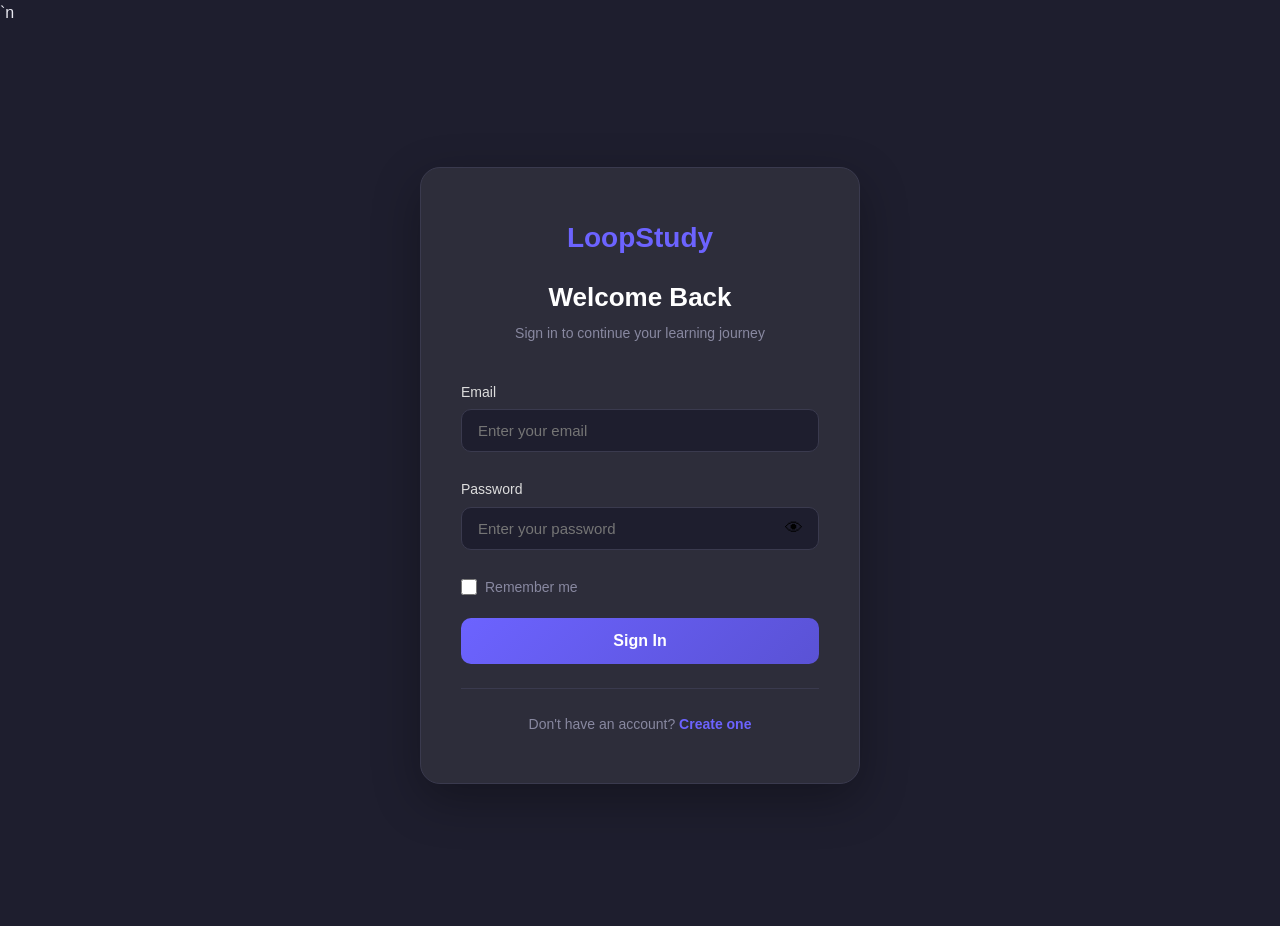
<file: leaderboard.html>
<!DOCTYPE html>
<html lang="en">
<head>
  <meta charset="UTF-8">
  <meta name="viewport" content="width=device-width, initial-scale=1.0">
  <title>LoopStudy — Leaderboard</title>`n  <link rel="icon" type="image/png" href="image/favicon.png">
  <link rel="stylesheet" href="css/main.css?v=2">
  <link rel="stylesheet" href="css/components.css?v=2">
  <style>
    .tab-content { display: none; }
    .tab-content.active { display: block; }

    .rank-card {
      display: flex;
      align-items: center;
      gap: 14px;
      padding: 14px 18px;
      background: var(--dark2);
      border-radius: 12px;
      border: 1px solid var(--border);
      transition: all 0.2s;
    }

    .rank-card:hover {
      border-color: rgba(108,99,255,0.27);
    }

    .rank-number {
      width: 36px;
      height: 36px;
      border-radius: 50%;
      display: flex;
      align-items: center;
      justify-content: center;
      font-size: 16px;
      font-weight: 700;
      flex-shrink: 0;
      background: var(--dark);
      color: var(--text-muted);
    }

    .rank-number.top-1 { background: linear-gradient(135deg, #FFD700, #FFA500); color: #fff; }
    .rank-number.top-2 { background: linear-gradient(135deg, #C0C0C0, #A0A0A0); color: #fff; }
    .rank-number.top-3 { background: linear-gradient(135deg, #CD7F32, #B8722D); color: #fff; }

    .rank-avatar {
      width: 42px;
      height: 42px;
      border-radius: 50%;
      object-fit: cover;
      flex-shrink: 0;
      background: var(--border);
    }

    .rank-info {
      flex: 1;
      min-width: 0;
    }

    .rank-name {
      font-size: 15px;
      font-weight: 600;
      color: #fff;
      margin: 0 0 2px;
      display: flex;
      align-items: center;
      gap: 8px;
      flex-wrap: wrap;
    }

    .rank-meta {
      font-size: 13px;
      color: var(--text-muted);
    }

    .rank-stat {
      font-size: 16px;
      font-weight: 700;
      color: var(--warning);
      white-space: nowrap;
      display: flex;
      align-items: center;
      gap: 4px;
    }

    .rank-stat-mentor {
      font-size: 14px;
      color: var(--text-muted);
      text-align: right;
      white-space: nowrap;
    }

    .rank-stat-mentor strong {
      color: var(--warning);
      display: block;
      font-size: 16px;
    }

    .college-progress {
      min-width: 180px;
    }

    .current-user-highlight {
      background: rgba(255, 214, 0, 0.08);
      border-color: rgba(255, 214, 0, 0.3);
    }
    .current-user-highlight:hover {
      border-color: rgba(255, 214, 0, 0.5);
    }

    .leaderboard-list {
      display: flex;
      flex-direction: column;
      gap: 10px;
    }

    @media (max-width: 768px) {
      .rank-card { flex-wrap: wrap; }
      .college-progress { min-width: 120px; }
    }
  </style>
</head>
<body>
  <div class="app">
    <nav class="navbar">
      <a href="dashboard.html" class="navbar-brand">LoopStudy</a>
      <button class="hamburger-btn" id="hamburgerBtn" aria-label="Menu">&#9776;</button>
      <ul class="navbar-links" id="navbarLinks">
        <li><a href="dashboard.html" class="navbar-link">Dashboard</a></li>
        <li><a href="profile.html" class="navbar-link">Profile</a></li>
        <li><a href="mentors.html" class="navbar-link">Mentors</a></li>
        <li><a href="sessions.html" class="navbar-link">Sessions</a></li>
        <li><a href="assessments.html" class="navbar-link">Assessments</a></li>
        <li><a href="achievements.html" class="navbar-link">Achievements</a></li>
        <li><a href="rewards.html" class="navbar-link">Rewards</a></li>
        <li><a href="leaderboard.html" class="navbar-link active">Leaderboard</a></li>
        <li><a href="growth-center.html" class="navbar-link">Growth Center</a></li>
        <li><a href="settings.html" class="navbar-link">Settings</a></li>
      </ul>
      <div class="navbar-right" id="navbarRight"></div>
    </nav>

    <main class="main-content">
      <div class="page">
        <div class="page-container">
          <header class="page-header">
            <h1 class="page-title">Leaderboards</h1>
            <p class="page-subtitle">See how you rank among learners, mentors, and colleges</p>
          </header>

          <div style="display:flex;justify-content:center;">
            <div class="tab-group" role="tablist">
              <button class="tab-btn active" data-tab="learners" role="tab">Top Learners</button>
              <button class="tab-btn" data-tab="mentors" role="tab">Top Mentors</button>
              <button class="tab-btn" data-tab="colleges" role="tab">Top Colleges</button>
            </div>
          </div>

          <div id="learnersTab" class="tab-content active">
            <div class="leaderboard-list" id="learnersList"></div>
          </div>

          <div id="mentorsTab" class="tab-content">
            <div class="leaderboard-list" id="mentorsList"></div>
          </div>

          <div id="collegesTab" class="tab-content">
            <div class="leaderboard-list" id="collegesList"></div>
          </div>
        </div>
      </div>
    </main>

    <footer class="footer">
      <div class="footer-container">
        <div>
          <a href="dashboard.html" class="footer-brand">LoopStudy</a>
          <p class="footer-desc">Learn, Assess, Earn and Grow. Master in-demand skills with interactive learning paths, mentorship, and gamified challenges.</p>
        </div>
        <div>
          <h4 class="footer-section-title">Quick Links</h4>
          <ul class="footer-links">
            <li><a href="dashboard.html" class="footer-link">Dashboard</a></li>
            <li><a href="mentors.html" class="footer-link">Mentors</a></li>
            <li><a href="sessions.html" class="footer-link">Sessions</a></li>
            <li><a href="leaderboard.html" class="footer-link">Leaderboard</a></li>
          </ul>
        </div>
        <div>
          <h4 class="footer-section-title">Resources</h4>
          <ul class="footer-links">
            <li><a href="assessments.html" class="footer-link">Assessments</a></li>
            <li><a href="rewards.html" class="footer-link">Rewards Store</a></li>
            <li><a href="achievements.html" class="footer-link">Achievements</a></li>
            <li><a href="growth-center.html" class="footer-link">Growth Center</a></li>
          </ul>
        </div>
        <div>
          <h4 class="footer-section-title">Support</h4>
          <ul class="footer-links">
            <li><a href="profile.html" class="footer-link">Profile</a></li>
            <li><a href="settings.html" class="footer-link">Settings</a></li>
            <li><a href="#" class="footer-link">Help Center</a></li>
          </ul>
        </div>
      </div>
      <div class="footer-bottom">
        <p class="footer-copy">&copy; 2025 LoopStudy. All rights reserved.</p>
      </div>
    </footer>
  </div>

  <script src="js/storage.js?v=2"></script>
  <script>

    const user = Store.getCurrentUser();
    if (!user) { window.location.href = 'login.html'; throw new Error('Not authenticated'); }

    const userId = user.id;
    const userData = Store.getUserData(userId);

    function renderNavbar() {
      const right = document.getElementById('navbarRight');
      right.innerHTML = `
        <div class="navbar-user">
          <img src="${user.avatar || 'https://ui-avatars.com/api/?name=' + encodeURIComponent(user.name)}" alt="" class="navbar-avatar">
          <span class="navbar-username">${user.name}</span>
          <span class="navbar-points">⭐ ${userData?.skillPoints || 0}</span>
        </div>
      `;
    }
    renderNavbar();

    document.getElementById('hamburgerBtn').addEventListener('click', () => {
      document.getElementById('navbarLinks').classList.toggle('open');
    });

    const leaderboard = Store.getLeaderboard();
    const users = Store.getUsers();

    function getRankEmoji(index) {
      if (index === 0) return '&#129351;';
      if (index === 1) return '&#129352;';
      if (index === 2) return '&#129353;';
      return '';
    }

    function buildLearners() {
      const learners = users.map(u => {
        const data = Store.getUserData(u.id);
        return {
          id: u.id,
          name: u.name,
          college: u.college || '',
          avatar: u.avatar || `https://ui-avatars.com/api/?name=${encodeURIComponent(u.name)}`,
          skillPoints: data?.skillPoints || 0,
          level: data?.level || 1,
        };
      }).sort((a, b) => b.skillPoints - a.skillPoints);

      return learners;
    }

    function renderLearners() {
      const list = document.getElementById('learnersList');
      const learners = buildLearners();
      if (learners.length === 0) {
        list.innerHTML = '<p class="no-data">No learners yet. Start your learning journey!</p>';
        return;
      }
      list.innerHTML = learners.map((l, i) => {
        const isCurrentUser = l.id === userId;
        return `
          <div class="rank-card ${isCurrentUser ? 'current-user-highlight' : ''}">
            <div class="rank-number ${i === 0 ? 'top-1' : i === 1 ? 'top-2' : i === 2 ? 'top-3' : ''}">
              ${i < 3 ? getRankEmoji(i) : '#' + (i + 1)}
            </div>
            <img src="${l.avatar}" alt="" class="rank-avatar">
            <div class="rank-info">
              <div class="rank-name">
                ${l.name} ${isCurrentUser ? '<span style="font-size:11px;font-weight:600;color:var(--warning);">(You)</span>' : ''}
                <span class="level-badge level-badge-sm">${l.level}</span>
              </div>
              <div class="rank-meta">${l.college || 'No college'}</div>
            </div>
            <div class="rank-stat">⭐ ${l.skillPoints.toLocaleString()}</div>
          </div>
        `;
      }).join('');
    }

    const SAMPLE_MENTORS = [
      { id: 'sample-1', name: 'Arjun Sharma', skill: 'Python', rating: 4.8, sessions: 340 },
      { id: 'sample-2', name: 'Vikram Reddy', skill: 'Web Development', rating: 4.9, sessions: 510 },
      { id: 'sample-3', name: 'Ananya Mishra', skill: 'Machine Learning', rating: 4.9, sessions: 370 },
      { id: 'sample-4', name: 'Neha Patel', skill: 'Java', rating: 4.6, sessions: 280 },
      { id: 'sample-5', name: 'Isha Talwar', skill: 'React', rating: 4.8, sessions: 290 },
    ].map(m => ({ ...m, avatar: `https://ui-avatars.com/api/?name=${encodeURIComponent(m.name)}` }));

    function buildMentors() {
      const mentors = users
        .filter(u => u.mentorStatus)
        .map(u => {
          const data = Store.getUserData(u.id);
          return {
            id: u.id,
            name: u.name,
            avatar: u.avatar || `https://ui-avatars.com/api/?name=${encodeURIComponent(u.name)}`,
            skill: u.skills?.[0] || 'General',
            rating: 4.5,
            sessions: data?.sessionsCompleted || 0,
          };
        }).sort((a, b) => b.sessions - a.sessions);

      return mentors.length > 0 ? mentors : SAMPLE_MENTORS;
    }

    function renderMentors() {
      const list = document.getElementById('mentorsList');
      const mentors = buildMentors();
      if (mentors.length === 0) {
        list.innerHTML = '<p class="no-data">No mentors available yet.</p>';
        return;
      }
      list.innerHTML = mentors.map((m, i) => {
        const isCurrentUser = m.id === userId;
        const stars = '&#9733;'.repeat(Math.floor(m.rating)) + '&#9734;'.repeat(5 - Math.floor(m.rating));
        return `
          <div class="rank-card ${isCurrentUser ? 'current-user-highlight' : ''}">
            <div class="rank-number ${i === 0 ? 'top-1' : i === 1 ? 'top-2' : i === 2 ? 'top-3' : ''}">
              ${i < 3 ? getRankEmoji(i) : '#' + (i + 1)}
            </div>
            <img src="${m.avatar}" alt="" class="rank-avatar">
            <div class="rank-info">
              <div class="rank-name">
                ${m.name} ${isCurrentUser ? '<span style="font-size:11px;font-weight:600;color:var(--warning);">(You)</span>' : ''}
              </div>
              <div class="rank-meta">${m.skill} &middot; <span style="color:var(--warning);">${stars}</span> <span style="color:var(--text-muted);font-size:12px;">${m.rating.toFixed(1)}</span></div>
            </div>
            <div class="rank-stat-mentor"><strong>${m.sessions}</strong> sessions</div>
          </div>
        `;
      }).join('');
    }

    function buildColleges() {
      const colleges = [...(leaderboard.colleges || [])]
        .sort((a, b) => (b.totalSkillPoints || 0) - (a.totalSkillPoints || 0));
      return colleges;
    }

    function renderColleges() {
      const list = document.getElementById('collegesList');
      const colleges = buildColleges();
      if (colleges.length === 0) {
        list.innerHTML = '<p class="no-data">No college data available.</p>';
        return;
      }

      const maxPoints = colleges[0]?.totalSkillPoints || 1;

      list.innerHTML = colleges.map((c, i) => {
        const pct = Math.round(((c.totalSkillPoints || 0) / maxPoints) * 100);
        return `
          <div class="rank-card">
            <div class="rank-number ${i === 0 ? 'top-1' : i === 1 ? 'top-2' : i === 2 ? 'top-3' : ''}">
              ${i < 3 ? getRankEmoji(i) : '#' + (i + 1)}
            </div>
            <div class="rank-info">
              <div class="rank-name">${c.name}</div>
              <div class="rank-meta">${(c.students || 0).toLocaleString()} students</div>
            </div>
            <div class="college-progress">
              <div class="progress-bar">
                <div class="progress-bar-fill ${i === 0 ? 'success' : ''}" style="width:${pct}%"></div>
              </div>
              <div class="progress-bar-label">
                <span class="progress-bar-text">${pct}%</span>
                <span class="progress-bar-percent">⭐ ${(c.totalSkillPoints || 0).toLocaleString()}</span>
              </div>
            </div>
          </div>
        `;
      }).join('');
    }

    renderLearners();
    renderMentors();
    renderColleges();

    document.querySelectorAll('[data-tab]').forEach(btn => {
      btn.addEventListener('click', () => {
        document.querySelectorAll('[data-tab]').forEach(b => b.classList.remove('active'));
        btn.classList.add('active');
        document.querySelectorAll('.tab-content').forEach(t => t.classList.remove('active'));
        document.getElementById(btn.dataset.tab + 'Tab').classList.add('active');
      });
    });
  </script>
</body>
</html>
</file>
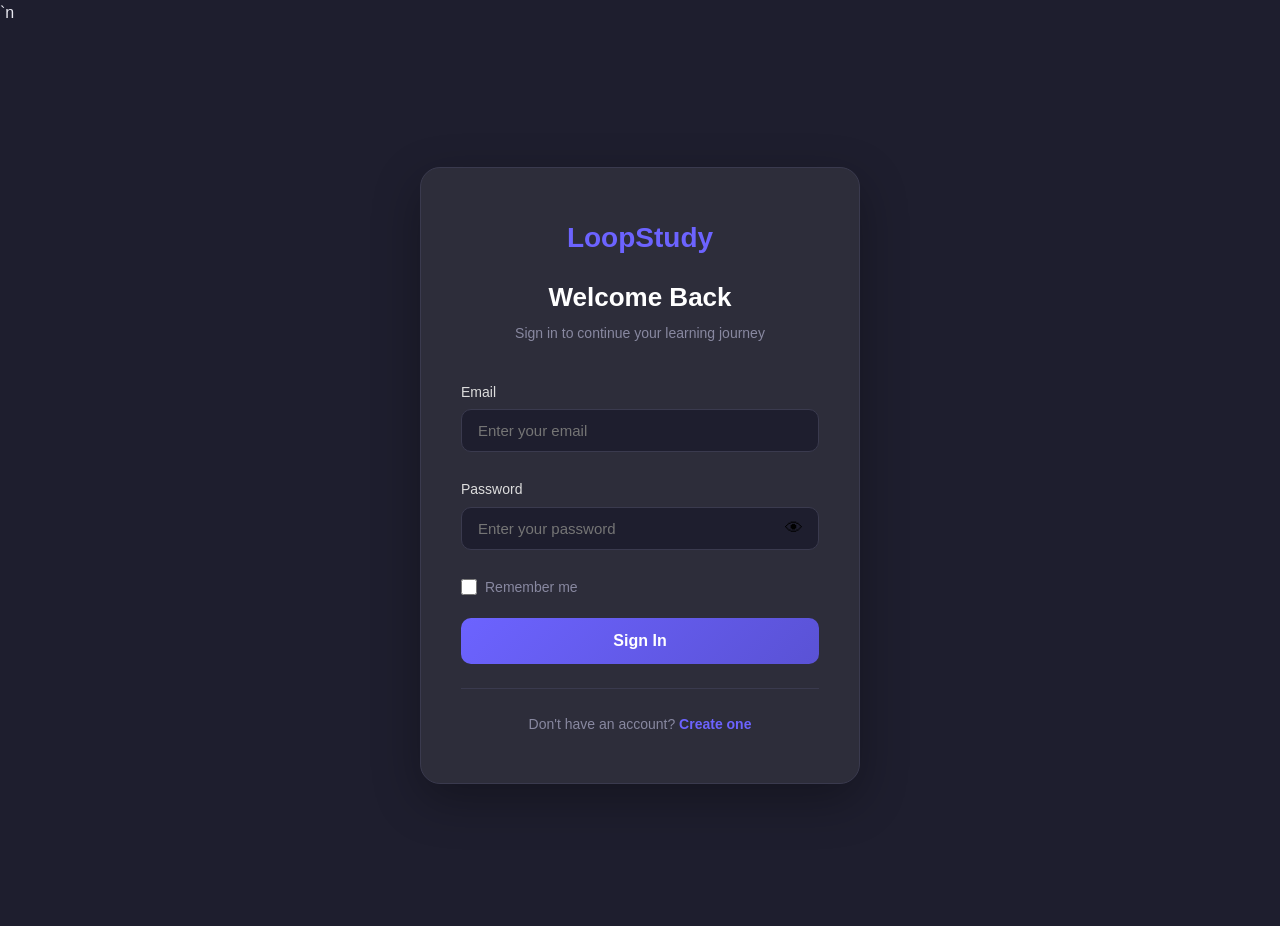
<file: login.html>
<!DOCTYPE html>
<html lang="en">
<head>
  <meta charset="UTF-8">
  <meta name="viewport" content="width=device-width, initial-scale=1.0">
  <title>Login - LoopStudy</title>`n  <link rel="icon" type="image/png" href="image/favicon.png">
  <link rel="stylesheet" href="css/main.css?v=2">
  <link rel="stylesheet" href="css/auth.css?v=2">
  <script src="js/storage.js?v=2"></script>
</head>
<body>
  <div class="auth-page">
    <div class="auth-container">
      <div class="auth-header">
        <a href="index.html" class="auth-logo">LoopStudy</a>
        <h2>Welcome Back</h2>
        <p>Sign in to continue your learning journey</p>
      </div>

      <form class="auth-form" id="loginForm" novalidate>
        <div class="form-group">
          <label for="email">Email</label>
          <input id="email" type="email" placeholder="Enter your email" required>
          <span class="error-text" id="emailError"></span>
        </div>

        <div class="form-group">
          <label for="password">Password</label>
          <div class="password-wrapper">
            <input id="password" type="password" placeholder="Enter your password" required>
            <button type="button" class="password-toggle" id="togglePassword" tabindex="-1">&#128065;</button>
          </div>
          <span class="error-text" id="passwordError"></span>
        </div>

        <div class="form-row">
          <label class="checkbox-label">
            <input type="checkbox" id="rememberMe">
            <span>Remember me</span>
          </label>
        </div>

        <button type="submit" class="auth-btn" id="loginBtn">Sign In</button>
      </form>

      <div class="auth-footer">
        <p>Don't have an account? <a href="register.html" class="link-accent">Create one</a></p>
      </div>
    </div>
  </div>

  <script>
    (function() {
      // Redirect if already logged in
      try {
        var currentUser = JSON.parse(localStorage.getItem('loopstudy_currentUser'));
        if (currentUser && currentUser.id) {
          window.location.href = 'dashboard.html';
          return;
        }
      } catch(e) {}

      var form = document.getElementById('loginForm');
      var emailInput = document.getElementById('email');
      var passwordInput = document.getElementById('password');
      var emailError = document.getElementById('emailError');
      var passwordError = document.getElementById('passwordError');
      var loginBtn = document.getElementById('loginBtn');
      var toggleBtn = document.getElementById('togglePassword');

      // Toggle password visibility
      toggleBtn.addEventListener('click', function() {
        var isPassword = passwordInput.type === 'password';
        passwordInput.type = isPassword ? 'text' : 'password';
        toggleBtn.innerHTML = isPassword ? '&#128584;' : '&#128065;';
      });

      function validateEmail(email) {
        return /^[^\s@]+@[^\s@]+\.[^\s@]+$/.test(email);
      }

      function clearErrors() {
        emailError.textContent = '';
        passwordError.textContent = '';
        emailInput.classList.remove('input-error');
        passwordInput.classList.remove('input-error');
      }

      function showError(input, errorEl, msg) {
        input.classList.add('input-error');
        errorEl.textContent = msg;
      }

      form.addEventListener('submit', function(e) {
        e.preventDefault();
        clearErrors();

        var email = emailInput.value.trim();
        var password = passwordInput.value;
        var valid = true;

        if (!email) {
          showError(emailInput, emailError, 'Email is required');
          valid = false;
        } else if (!validateEmail(email)) {
          showError(emailInput, emailError, 'Invalid email format');
          valid = false;
        }

        if (!password) {
          showError(passwordInput, passwordError, 'Password is required');
          valid = false;
        } else if (password.length < 6) {
          showError(passwordInput, passwordError, 'Password must be at least 6 characters');
          valid = false;
        }

        if (!valid) return;

        loginBtn.disabled = true;
        loginBtn.textContent = 'Signing in...';

        try {
          var users = JSON.parse(localStorage.getItem('loopstudy_users') || '[]');
          var user = users.find(function(u) { return u.email === email; });

          if (!user) {
            showError(emailInput, emailError, 'User not found');
            loginBtn.disabled = false;
            loginBtn.textContent = 'Sign In';
            return;
          }

          if (user.password !== password) {
            showError(passwordInput, passwordError, 'Invalid password');
            loginBtn.disabled = false;
            loginBtn.textContent = 'Sign In';
            return;
          }

          var safeUser = { id: user.id, name: user.name, email: user.email, college: user.college, skills: user.skills || [], avatar: user.avatar, mentorStatus: user.mentorStatus || false, createdAt: user.createdAt };
          localStorage.setItem('loopstudy_currentUser', JSON.stringify(safeUser));
          window.location.href = 'dashboard.html';
        } catch(err) {
          alert('Login failed: ' + (err.message || 'Unknown error'));
          loginBtn.disabled = false;
          loginBtn.textContent = 'Sign In';
        }
      });
    })();
  </script>
</body>
</html>
</file>
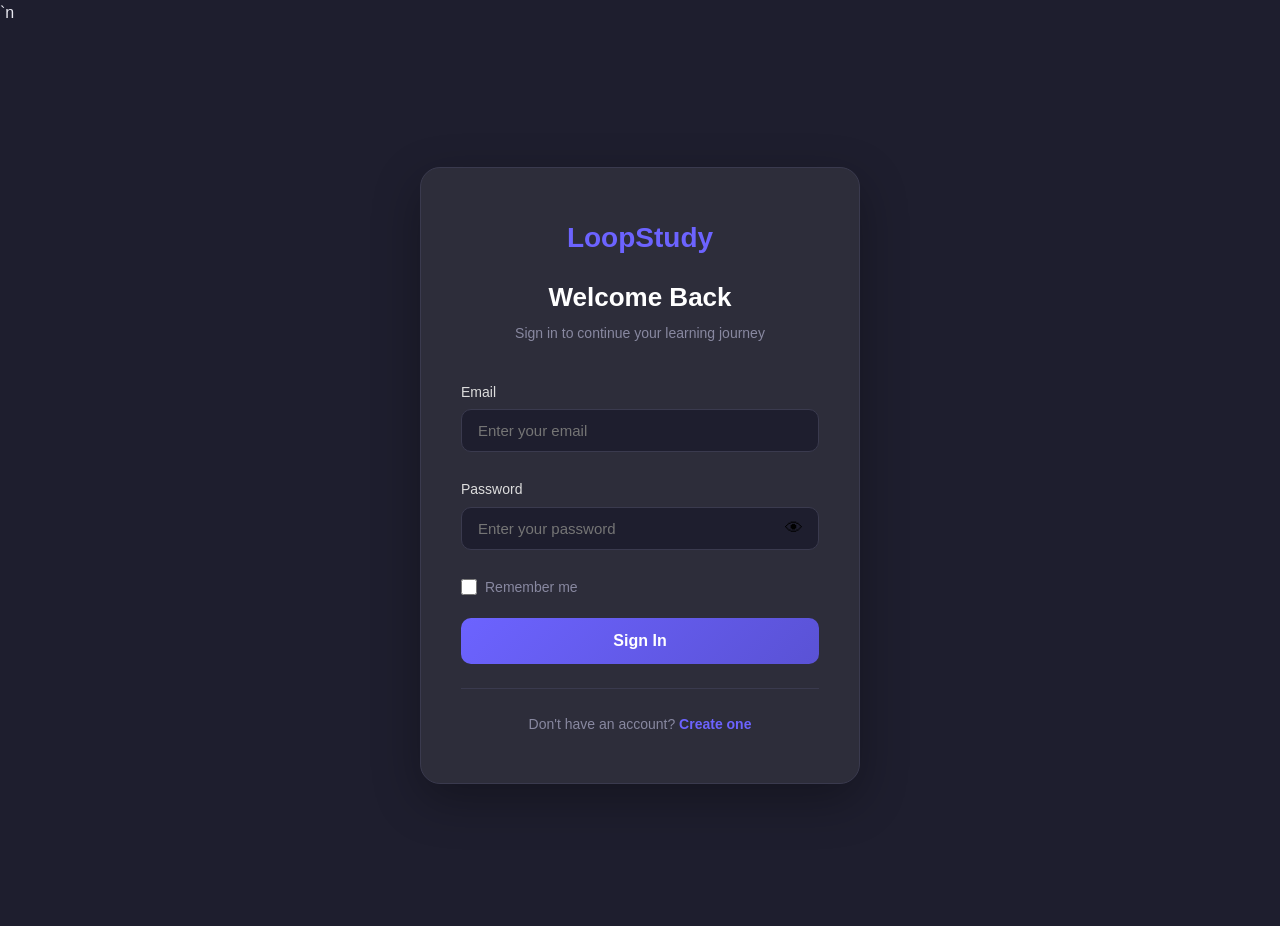
<file: mentors.html>
<!DOCTYPE html>
<html lang="en">
<head>
  <meta charset="UTF-8">
  <meta name="viewport" content="width=device-width, initial-scale=1.0">
  <title>Mentor Marketplace - LoopStudy</title>`n  <link rel="icon" type="image/png" href="image/favicon.png">
  <link rel="stylesheet" href="css/main.css?v=3">
  <link rel="stylesheet" href="css/components.css?v=3">
  <style>
    .mentors-page { padding: 24px; margin-top: 64px; min-height: 100vh; background: var(--dark); }
    .mentors-container { max-width: 1200px; margin: 0 auto; display: flex; flex-direction: column; gap: 24px; }
    .controls-row { display: flex; gap: 16px; align-items: center; flex-wrap: wrap; }
    .controls-row .search-input { max-width: 400px; flex: 1; min-width: 200px; }
    .mentors-grid { display: grid; grid-template-columns: repeat(auto-fill, minmax(340px, 1fr)); gap: 20px; }
    .mentor-card-detailed { background: var(--dark2); border-radius: 16px; padding: 24px; border: 1px solid var(--border); display: flex; flex-direction: column; gap: 14px; transition: all 0.3s ease; cursor: default; }
    .mentor-card-detailed:hover { transform: translateY(-4px); border-color: rgba(108,99,255,0.27); box-shadow: 0 8px 24px rgba(0,0,0,0.3); }
    .mentor-card-top { display: flex; align-items: flex-start; gap: 16px; }
    .mentor-avatar-lg { width: 64px; height: 64px; border-radius: 50%; object-fit: cover; border: 3px solid var(--primary); flex-shrink: 0; }
    .mentor-info { flex: 1; min-width: 0; }
    .mentor-name { font-size: 17px; font-weight: 600; color: #fff; margin: 0 0 2px; }
    .mentor-skill { font-size: 13px; color: var(--primary); font-weight: 500; margin: 0; }
    .mentor-stars { color: var(--warning); font-size: 13px; margin-top: 4px; }
    .mentor-rating-num { color: var(--text-muted); font-size: 13px; }
    .mentor-cost-badge { display: inline-flex; align-items: center; gap: 4px; padding: 3px 10px; border-radius: 12px; font-size: 12px; font-weight: 700; background: rgba(255,214,0,0.15); color: var(--warning); }
    .mentor-meta-row { display: flex; gap: 14px; font-size: 13px; color: var(--text-muted); flex-wrap: wrap; }
    .mentor-meta-item { display: flex; align-items: center; gap: 4px; }
    .mentor-college { font-size: 13px; color: var(--text-muted); }
    .mentor-bio { font-size: 13px; color: #bbb; line-height: 1.5; margin: 0; }
    .mentor-card-actions { display: flex; gap: 10px; margin-top: 4px; }
    .view-profile-btn { flex: 1; padding: 8px 18px; border-radius: 10px; border: none; background: rgba(108,99,255,0.15); color: var(--primary); font-size: 13px; font-weight: 600; cursor: pointer; transition: all 0.2s; }
    .view-profile-btn:hover { background: rgba(108,99,255,0.25); }
    .book-btn { flex: 1; padding: 8px 18px; border-radius: 10px; border: none; background: var(--primary); color: #fff; font-size: 13px; font-weight: 600; cursor: pointer; transition: all 0.2s; }
    .book-btn:hover { background: var(--primary-dark); }

    .booking-summary { display: flex; align-items: center; justify-content: space-between; background: var(--dark); border-radius: 10px; padding: 12px 16px; margin-bottom: 20px; gap: 12px; flex-wrap: wrap; }
    .booking-summary-mentor { font-size: 14px; font-weight: 600; color: #fff; }
    .booking-summary-cost { font-size: 14px; font-weight: 700; color: var(--warning); white-space: nowrap; }
    .booking-summary-cost.free { color: var(--success); }
    .points-warning { font-size: 12px; color: var(--secondary); margin-top: -8px; margin-bottom: 16px; line-height: 1.5; }

    .modal-wide .modal-content { max-width: 640px; }
    .modal-profile-top { display: flex; gap: 20px; align-items: flex-start; margin-bottom: 20px; }
    .modal-avatar { width: 80px; height: 80px; border-radius: 50%; border: 3px solid var(--primary); flex-shrink: 0; }
    .modal-profile-info { flex: 1; }
    .modal-profile-name { font-size: 22px; font-weight: 700; color: #fff; margin: 0 0 4px; }
    .modal-profile-skill { font-size: 14px; color: var(--primary); font-weight: 500; }
    .modal-profile-meta { display: flex; gap: 16px; margin-top: 8px; font-size: 13px; color: var(--text-muted); flex-wrap: wrap; }
    .modal-profile-bio { font-size: 14px; color: #bbb; line-height: 1.6; margin: 0 0 20px; }
    .reviews-section { margin-top: 16px; }
    .reviews-title { font-size: 15px; font-weight: 600; color: #fff; margin: 0 0 12px; }
    .review-item { background: var(--dark); border-radius: 10px; padding: 14px 16px; margin-bottom: 10px; border: 1px solid var(--border); }
    .review-user { font-size: 13px; font-weight: 600; color: #fff; margin: 0 0 2px; }
    .review-stars { color: var(--warning); font-size: 12px; }
    .review-text { font-size: 13px; color: #aaa; margin: 4px 0 0; line-height: 1.4; }

    .no-results { text-align: center; padding: 60px 20px; color: var(--text-muted); }
    .no-results-icon { font-size: 40px; margin-bottom: 12px; display: block; }

    @media (max-width: 768px) {
      .mentors-page { padding: 16px; }
      .mentors-grid { grid-template-columns: 1fr; }
      .controls-row .search-input { max-width: 100%; }
    }
  </style>
</head>
<body>
  <div id="app">
    <nav class="navbar">
      <a class="navbar-brand" href="dashboard.html">LoopStudy</a>
      <button class="hamburger-btn" onclick="document.querySelector('.navbar-links').classList.toggle('open')">☰</button>
      <ul class="navbar-links">
        <li><a class="navbar-link" href="dashboard.html">Dashboard</a></li>
        <li><a class="navbar-link" href="profile.html">Profile</a></li>
        <li><a class="navbar-link active" href="mentors.html">Mentors</a></li>
        <li><a class="navbar-link" href="sessions.html">Sessions</a></li>
        <li><a class="navbar-link" href="assessments.html">Assessments</a></li>
        <li><a class="navbar-link" href="achievements.html">Achievements</a></li>
        <li><a class="navbar-link" href="rewards.html">Rewards</a></li>
        <li><a class="navbar-link" href="leaderboard.html">Leaderboard</a></li>
        <li><a class="navbar-link" href="growth-center.html">Growth Center</a></li>
        <li><a class="navbar-link" href="settings.html">Settings</a></li>
      </ul>
      <div class="navbar-right">
        <div class="navbar-user" onclick="location.href='profile.html'" style="cursor:pointer">
          <img class="navbar-avatar" id="navAvatar" src="https://ui-avatars.com/api/?name=User" alt="">
          <span class="navbar-username" id="navName">User</span>
          <span class="navbar-points">⚡ <span id="navPoints">0</span></span>
        </div>
      </div>
    </nav>

    <div class="mentors-page" id="mentorsPage">
      <div class="mentors-container">
        <div class="page-header">
          <h1 class="page-title">Mentor Marketplace</h1>
          <p class="page-subtitle">Connect with expert mentors for personalized guidance</p>
        </div>

        <div class="controls-row">
          <input class="search-input" id="searchInput" type="text" placeholder="Search by name or skill..." oninput="filterMentors()">
          <div class="filter-group" id="filterGroup">
            <button class="filter-btn active" data-skill="All" onclick="setFilter('All')">All</button>
            <button class="filter-btn" data-skill="Python" onclick="setFilter('Python')">Python</button>
            <button class="filter-btn" data-skill="Java" onclick="setFilter('Java')">Java</button>
            <button class="filter-btn" data-skill="Web Development" onclick="setFilter('Web Development')">Web Development</button>
            <button class="filter-btn" data-skill="React" onclick="setFilter('React')">React</button>
            <button class="filter-btn" data-skill="Data Science" onclick="setFilter('Data Science')">Data Science</button>
            <button class="filter-btn" data-skill="Machine Learning" onclick="setFilter('Machine Learning')">ML</button>
          </div>
        </div>

        <div class="mentors-grid" id="mentorsGrid"></div>
      </div>
    </div>

    <div class="modal-overlay hidden" id="mentorModal" style="display:none">
      <div class="modal-content modal-wide" style="max-height:90vh;overflow-y:auto">
        <div class="modal-header">
          <h2 class="modal-title">Mentor Profile</h2>
          <button class="modal-close" onclick="closeModal()">✕</button>
        </div>
        <div class="modal-body" id="modalBody"></div>
        <div class="modal-footer" id="modalFooter"></div>
      </div>
    </div>

    <div class="modal-overlay hidden" id="bookingModal" style="display:none">
      <div class="modal-content" style="max-height:90vh;overflow-y:auto">
        <div class="modal-header">
          <h2 class="modal-title">Book a Session</h2>
          <button class="modal-close" onclick="closeBookingModal()">✕</button>
        </div>
        <div class="modal-body" id="bookingModalBody"></div>
      </div>
    </div>

    <div class="toast-container" id="toastContainer"></div>

    <footer class="footer">
      <div class="footer-container">
        <div>
          <span class="footer-brand">LoopStudy</span>
          <p class="footer-desc">Learn, Assess, Earn and Grow with personalized mentorship and skill-based learning.</p>
        </div>
        <div>
          <h4 class="footer-section-title">Platform</h4>
          <ul class="footer-links">
            <li><a class="footer-link" href="dashboard.html">Dashboard</a></li>
            <li><a class="footer-link" href="mentors.html">Mentors</a></li>
            <li><a class="footer-link" href="sessions.html">Sessions</a></li>
            <li><a class="footer-link" href="assessments.html">Assessments</a></li>
            <li><a class="footer-link" href="achievements.html">Achievements</a></li>
            <li><a class="footer-link" href="rewards.html">Rewards</a></li>
            <li><a class="footer-link" href="leaderboard.html">Leaderboard</a></li>
            <li><a class="footer-link" href="growth-center.html">Growth Center</a></li>
          </ul>
        </div>
        <div>
          <h4 class="footer-section-title">Support</h4>
          <ul class="footer-links">
            <li><a class="footer-link" href="profile.html">Profile</a></li>
            <li><a class="footer-link" href="settings.html">Settings</a></li>
            <li><a class="footer-link" href="#">Help Center</a></li>
          </ul>
        </div>
        <div>
          <h4 class="footer-section-title">Connect</h4>
          <ul class="footer-links">
            <li><a class="footer-link" href="#">Twitter</a></li>
            <li><a class="footer-link" href="#">Discord</a></li>
            <li><a class="footer-link" href="#">GitHub</a></li>
          </ul>
        </div>
      </div>
      <div class="footer-bottom">
        <span class="footer-copy">© 2026 LoopStudy. All rights reserved.</span>
      </div>
    </footer>
  </div>

  <script>
    // Auth guard
    (function() {
      try {
        const user = JSON.parse(localStorage.getItem('loopstudy_currentUser'));
        if (!user) { window.location.href = 'login.html'; return; }
      } catch(e) { window.location.href = 'login.html'; return; }
    })();

    // Navbar update
    (function updateNav() {
      try {
        const u = JSON.parse(localStorage.getItem('loopstudy_currentUser'));
        if (u) {
          document.getElementById('navName').textContent = u.name || 'User';
          document.getElementById('navAvatar').src = u.avatar || 'https://ui-avatars.com/api/?name='+encodeURIComponent(u.name||'User');
          const profileKey = 'loopstudy_profile_' + u.id;
          const profile = JSON.parse(localStorage.getItem(profileKey));
          if (profile) document.getElementById('navPoints').textContent = profile.skillPoints || 0;
        }
      } catch(e) {}
    })();

    const mentors = [
      { id:1,name:'Arjun Sharma',skill:'Python',rating:4.8,exp:5,sessions:340,cost:50,college:'IIT Bombay',bio:'Expert Python mentor with a passion for teaching data structures and algorithms. Over 5 years of industry experience.',reviews:[{user:'Rahul K.',rating:5,text:'Amazing mentor! Very clear explanations.'},{user:'Priya M.',rating:4,text:'Great session, Arjun helped me understand complex topics.'},{user:'Amit S.',rating:5,text:'Highly recommend! Very patient and knowledgeable.'}] },
      { id:2,name:'Neha Patel',skill:'Java',rating:4.6,exp:4,sessions:280,cost:45,college:'NIT Trichy',bio:'Java specialist with expertise in OOP, multithreading, and Spring framework. Makes coding fun and accessible.',reviews:[{user:'Sneha R.',rating:5,text:'Neha is a fantastic teacher!'},{user:'Vikram M.',rating:4,text:'Helped me ace my Java interview.'},{user:'Divya K.',rating:4,text:'Very structured approach to teaching.'}] },
      { id:3,name:'Vikram Reddy',skill:'Web Development',rating:4.9,exp:6,sessions:510,cost:60,college:'IIIT Hyderabad',bio:'Full-stack web developer with 6 years of experience. Teaches HTML, CSS, JavaScript, Node.js, and modern frameworks.',reviews:[{user:'Anjali T.',rating:5,text:'Best web dev mentor out there!'},{user:'Rohit D.',rating:5,text:'Vikram made full-stack dev so easy to understand.'},{user:'Pooja S.',rating:5,text:'Excellent practical projects and guidance.'}] },
      { id:4,name:'Sanya Gupta',skill:'React',rating:4.7,exp:3,sessions:190,cost:55,college:'DTU',bio:'Frontend expert specializing in React, Redux, and modern JavaScript. Loves building beautiful UIs.',reviews:[{user:'Karan M.',rating:5,text:'Sanya is amazing at explaining React concepts.'},{user:'Isha N.',rating:4,text:'Great mentor for frontend development.'},{user:'Ravi P.',rating:5,text:'Learned hooks and state management so easily!'}] },
      { id:5,name:'Rohit Joshi',skill:'Data Science',rating:4.5,exp:4,sessions:220,cost:50,college:'IIT Kharagpur',bio:'Data scientist skilled in Python, Pandas, NumPy, and visualization. Helps turn data into insights.',reviews:[{user:'Meera K.',rating:4,text:'Rohit explained data science concepts very clearly.'},{user:'Arun V.',rating:5,text:'Great practical approach to data analysis.'},{user:'Neha G.',rating:4,text:'Very helpful sessions on Pandas.'}] },
      { id:6,name:'Ananya Mishra',skill:'Machine Learning',rating:4.9,exp:5,sessions:370,cost:65,college:'IIT Madras',bio:'ML engineer and researcher. Teaches algorithms, neural networks, and deep learning with practical projects.',reviews:[{user:'Siddharth R.',rating:5,text:'Ananya is a genius! Made ML so approachable.'},{user:'Kavya L.',rating:5,text:'Her explanations of neural networks are incredible.'},{user:'Manish T.',rating:5,text:'Best ML mentor I have ever had.'}] },
      { id:7,name:'Karthik Nair',skill:'Python',rating:4.4,exp:3,sessions:150,cost:40,college:'VIT Vellore',bio:'Python enthusiast focusing on automation, scripting, and basic to intermediate programming concepts.',reviews:[{user:'Riya S.',rating:4,text:'Very patient mentor for Python beginners.'},{user:'Ajay K.',rating:5,text:'Great at explaining basic concepts.'},{user:'Nithya P.',rating:4,text:'Helped me with my college projects.'}] },
      { id:8,name:'Shreya Deshmukh',skill:'Java',rating:4.7,exp:4,sessions:310,cost:50,college:'PICT Pune',bio:'Java expert with strong fundamentals in OOP, collections, streams, and Android development.',reviews:[{user:'Abhishek M.',rating:5,text:'Shreya is an excellent Java mentor.'},{user:'Pallavi D.',rating:4,text:'Very thorough and detailed explanations.'},{user:'Sagar K.',rating:5,text:'Helped me prepare for my placement exams.'}] },
      { id:9,name:'Aryan Khanna',skill:'Web Development',rating:4.6,exp:3,sessions:200,cost:50,college:'SRM',bio:'Frontend developer passionate about CSS, JavaScript, and building responsive websites.',reviews:[{user:'Tanvi G.',rating:4,text:'Aryan taught me CSS Grid and Flexbox so well!'},{user:'Harsh V.',rating:5,text:'Great for web dev beginners.'},{user:'Simran K.',rating:5,text:'Very engaging and interactive sessions.'}] },
      { id:10,name:'Isha Talwar',skill:'React',rating:4.8,exp:4,sessions:290,cost:55,college:'BITS Pilani',bio:'React expert skilled in hooks, context API, Next.js, and TypeScript. Builds production-ready apps.',reviews:[{user:'Nikhil S.',rating:5,text:'Isha is incredible! Her React knowledge is deep.'},{user:'Pranali M.',rating:5,text:'Best sessions on React hooks and context.'},{user:'Rohit G.',rating:4,text:'Very professional and knowledgeable.'}] },
      { id:11,name:'Pranav Shetty',skill:'Data Science',rating:4.3,exp:2,sessions:120,cost:40,college:'MIT Manipal',bio:'Data science practitioner skilled in SQL, Python, Tableau, and statistical analysis.',reviews:[{user:'Aditi R.',rating:4,text:'Good mentor for data science fundamentals.'},{user:'Kunal P.',rating:4,text:'Helped me with my data analysis projects.'},{user:'Shreya M.',rating:5,text:'Very approachable and helpful.'}] },
      { id:12,name:'Devika Rao',skill:'Machine Learning',rating:4.8,exp:4,sessions:260,cost:60,college:'IIIT Bangalore',bio:'ML engineer specializing in NLP, computer vision, and deep learning frameworks.',reviews:[{user:'Arjun N.',rating:5,text:'Devika is exceptional! Her NLP sessions are gold.'},{user:'Megha S.',rating:5,text:'Learned so much about computer vision.'},{user:'Varun T.',rating:4,text:'Great mentor for advanced ML topics.'}] }
    ];

    let currentFilter = 'All';
    let currentSearch = '';

    function renderMentors() {
      const grid = document.getElementById('mentorsGrid');
      const filtered = mentors.filter(m => {
        const matchSkill = currentFilter === 'All' || m.skill === currentFilter;
        const search = currentSearch.toLowerCase();
        const matchSearch = !search || m.name.toLowerCase().includes(search) || m.skill.toLowerCase().includes(search);
        return matchSkill && matchSearch;
      });

      if (filtered.length === 0) {
        grid.innerHTML = '<div class="no-results"><span class="no-results-icon">🔍</span><p>No mentors found matching your criteria.</p></div>';
        return;
      }

      grid.innerHTML = filtered.map(m => `
        <div class="mentor-card-detailed">
          <div class="mentor-card-top">
            <img class="mentor-avatar-lg" src="https://ui-avatars.com/api/?name=${encodeURIComponent(m.name)}&background=6C63FF&color=fff" alt="${m.name}">
            <div class="mentor-info">
              <div class="mentor-name">${m.name}</div>
              <div class="mentor-skill">${m.skill}</div>
              <div class="mentor-stars">${'★'.repeat(Math.floor(m.rating))}${m.rating%1>=0.5?'★':''} <span class="mentor-rating-num">${m.rating}</span></div>
            </div>
            <span class="mentor-cost-badge">⭐ ${m.cost} pts</span>
          </div>
          <div class="mentor-meta-row">
            <span class="mentor-meta-item">📅 ${m.exp} yr</span>
            <span class="mentor-meta-item">📋 ${m.sessions} sessions</span>
          </div>
          <div class="mentor-college">🎓 ${m.college}</div>
          <p class="mentor-bio">${m.bio}</p>
          <div class="mentor-card-actions">
            <button class="view-profile-btn" onclick="openModal(${m.id})">View Profile</button>
            <button class="book-btn" onclick="openBookingModal(${m.id})">Book Session</button>
          </div>
        </div>
      `).join('');
    }

    function setFilter(skill) {
      currentFilter = skill;
      document.querySelectorAll('.filter-btn').forEach(b => b.classList.toggle('active', b.dataset.skill === skill));
      renderMentors();
    }

    function filterMentors() {
      currentSearch = document.getElementById('searchInput').value;
      renderMentors();
    }

    function openModal(id) {
      const m = mentors.find(x => x.id === id);
      if (!m) return;
      const body = document.getElementById('modalBody');
      const footer = document.getElementById('modalFooter');

      const stars = '★'.repeat(Math.floor(m.rating)) + (m.rating % 1 >= 0.5 ? '★' : '');

      body.innerHTML = `
        <div class="modal-profile-top">
          <img class="modal-avatar" src="https://ui-avatars.com/api/?name=${encodeURIComponent(m.name)}&background=6C63FF&color=fff&size=128" alt="${m.name}">
          <div class="modal-profile-info">
            <div class="modal-profile-name">${m.name}</div>
            <div class="modal-profile-skill">${m.skill}</div>
            <div class="modal-profile-meta">
              <span>⭐ ${m.rating}</span>
              <span>📅 ${m.exp} yr exp</span>
              <span>📋 ${m.sessions} sessions</span>
              <span>⭐ ${m.cost} pts/session</span>
            </div>
          </div>
        </div>
        <p class="modal-profile-bio">${m.bio}</p>
        <div class="mentor-college" style="margin-bottom:12px">🎓 ${m.college}</div>
        <div class="reviews-section">
          <h4 class="reviews-title">Student Reviews</h4>
          ${m.reviews.map(r => `
            <div class="review-item">
              <div class="review-user">${r.user}</div>
              <div class="review-stars">${'★'.repeat(r.rating)}${'☆'.repeat(5-r.rating)}</div>
              <p class="review-text">${r.text}</p>
            </div>
          `).join('')}
        </div>
      `;

      footer.innerHTML = `
        <button class="btn btn-outline" onclick="closeModal()">Close</button>
        <button class="btn btn-primary" onclick="openBookingModal(${m.id})">Book Session</button>
      `;

      const mentorModalEl = document.getElementById('mentorModal');
      mentorModalEl.classList.remove('hidden');
      mentorModalEl.style.display = 'flex';
    }

    function closeModal() {
      const mentorModalEl = document.getElementById('mentorModal');
      mentorModalEl.classList.add('hidden');
      mentorModalEl.style.display = 'none';
    }

    // ===== Booking form modal + points logic =====

    function getCurrentUser() {
      try { return JSON.parse(localStorage.getItem('loopstudy_currentUser')); }
      catch(e) { return null; }
    }

    function getProfile() {
      const u = getCurrentUser();
      if (!u) return null;
      try { return JSON.parse(localStorage.getItem('loopstudy_profile_' + u.id)); }
      catch(e) { return null; }
    }

    function saveProfile(profile) {
      const u = getCurrentUser();
      if (!u) return;
      localStorage.setItem('loopstudy_profile_' + u.id, JSON.stringify(profile));
    }

    function getUserSessions() {
      const u = getCurrentUser();
      if (!u) return [];
      try { return JSON.parse(localStorage.getItem('loopstudy_sessions_' + u.id)) || []; }
      catch(e) { return []; }
    }

    function saveUserSessions(sessions) {
      const u = getCurrentUser();
      if (!u) return;
      localStorage.setItem('loopstudy_sessions_' + u.id, JSON.stringify(sessions));
    }

    function isFirstBooking() {
      return getUserSessions().length === 0;
    }

    function todayDateString() {
      const d = new Date();
      return d.getFullYear() + '-' + String(d.getMonth()+1).padStart(2,'0') + '-' + String(d.getDate()).padStart(2,'0');
    }

    function showToast(message, type = 'success') {
      const container = document.getElementById('toastContainer');
      const icons = { success: '✅', error: '❌', warning: '⚠️', info: 'ℹ️' };
      const toast = document.createElement('div');
      toast.className = 'toast ' + type;
      toast.innerHTML = '<span>' + (icons[type] || '') + '</span><span>' + message + '</span>';
      container.appendChild(toast);
      setTimeout(() => toast.remove(), 3500);
    }

    function openBookingModal(id) {
      const m = mentors.find(x => x.id === id);
      if (!m) return;
      closeModal();

      const profile = getProfile();
      const skillPoints = profile?.skillPoints || 0;
      const free = isFirstBooking();
      const cost = free ? 0 : m.cost;
      const canAfford = free || skillPoints >= cost;
      const shortfall = cost - skillPoints;

      const body = document.getElementById('bookingModalBody');
      body.innerHTML = `
        <div class="booking-summary">
          <span class="booking-summary-mentor">${m.name} &middot; ${m.skill}</span>
          <span class="booking-summary-cost ${free ? 'free' : ''}">${free ? '🎉 Free — first booking!' : '⭐ ' + cost + ' pts'}</span>
        </div>
        ${!canAfford ? `<div class="points-warning">You need ${shortfall} more points to book this mentor — complete sessions and assessments to earn points.</div>` : ''}
        <div class="booking-form-group form-group">
          <label class="form-label">Date</label>
          <input class="form-input" type="date" id="bookingDate" min="${todayDateString()}">
        </div>
        <div class="booking-form-group form-group">
          <label class="form-label">Time Slot</label>
          <select class="form-select" id="bookingTimeSlot">
            <option value="">Select time slot...</option>
            <option value="Morning (9-12)">Morning (9-12)</option>
            <option value="Afternoon (12-3)">Afternoon (12-3)</option>
            <option value="Evening (3-6)">Evening (3-6)</option>
          </select>
        </div>
        <div class="booking-form-group form-group">
          <label class="form-label">Session Topic</label>
          <input class="form-input" type="text" id="bookingTopic" placeholder="e.g. Debugging a recursion problem">
        </div>
        <div class="booking-form-group form-group">
          <label class="form-label">Notes (optional)</label>
          <textarea class="form-textarea" id="bookingNotes" rows="3" placeholder="Anything the mentor should know beforehand..."></textarea>
        </div>
        <div style="display:flex;gap:12px;justify-content:flex-end;margin-top:8px">
          <button class="btn btn-outline" onclick="closeBookingModal()">Cancel</button>
          <button class="btn btn-primary" id="confirmBookingBtn" ${canAfford ? '' : 'disabled'} onclick="confirmBooking(${m.id})">Confirm Booking</button>
        </div>
      `;

      const bookingModalEl = document.getElementById('bookingModal');
      bookingModalEl.classList.remove('hidden');
      bookingModalEl.style.display = 'flex';
    }

    function closeBookingModal() {
      const bookingModalEl = document.getElementById('bookingModal');
      bookingModalEl.classList.add('hidden');
      bookingModalEl.style.display = 'none';
    }

    function confirmBooking(id) {
      const m = mentors.find(x => x.id === id);
      if (!m) return;

      const date = document.getElementById('bookingDate').value;
      const timeSlot = document.getElementById('bookingTimeSlot').value;
      const topic = document.getElementById('bookingTopic').value.trim();
      const notes = document.getElementById('bookingNotes').value.trim();

      if (!date) { showToast('Please select a date.', 'error'); return; }
      if (date < todayDateString()) { showToast('Please select today or a future date.', 'error'); return; }
      if (!timeSlot) { showToast('Please select a time slot.', 'error'); return; }
      if (!topic) { showToast('Please enter a session topic.', 'error'); return; }

      const free = isFirstBooking();
      const cost = free ? 0 : m.cost;
      const profile = getProfile();
      const skillPoints = profile?.skillPoints || 0;

      if (!free && skillPoints < cost) {
        showToast(`You need ${cost - skillPoints} more points to book this mentor.`, 'error');
        return;
      }

      const sessions = getUserSessions();
      sessions.push({
        id: Date.now().toString(36) + '_' + Math.random().toString(36).substring(2,9),
        studentId: getCurrentUser()?.id || '',
        mentorId: id.toString(),
        mentorName: m.name,
        skill: m.skill,
        date: date,
        timeSlot: timeSlot,
        topic: topic,
        notes: notes,
        status: 'pending',
        createdAt: new Date().toISOString()
      });
      saveUserSessions(sessions);

      if (!free && profile) {
        profile.skillPoints = skillPoints - cost;
        profile.level = Math.min(Math.floor(profile.skillPoints / 500) + 1, 5);
        if (!profile.transactions) profile.transactions = [];
        profile.transactions.push({
          id: Date.now().toString(36) + '_' + Math.random().toString(36).substring(2,9),
          type: 'spent', amount: cost,
          reason: 'Booked session with ' + m.name,
          date: new Date().toISOString(), source: 'session-booking'
        });
        saveProfile(profile);
        document.getElementById('navPoints').textContent = profile.skillPoints;
      }

      closeBookingModal();
      showToast(`Session booked with ${m.name} on ${date} at ${timeSlot}!`, 'success');
    }

    // Close modals when clicking the backdrop
    document.getElementById('mentorModal').addEventListener('click', e => {
      if (e.target.id === 'mentorModal') closeModal();
    });
    document.getElementById('bookingModal').addEventListener('click', e => {
      if (e.target.id === 'bookingModal') closeBookingModal();
    });

    // Close whichever modal is open when the user presses Escape
    document.addEventListener('keydown', e => {
      if (e.key !== 'Escape') return;
      if (document.getElementById('bookingModal').style.display === 'flex') closeBookingModal();
      else if (document.getElementById('mentorModal').style.display === 'flex') closeModal();
    });

    document.addEventListener('DOMContentLoaded', renderMentors);
  </script>
</body>
</html>
</file>
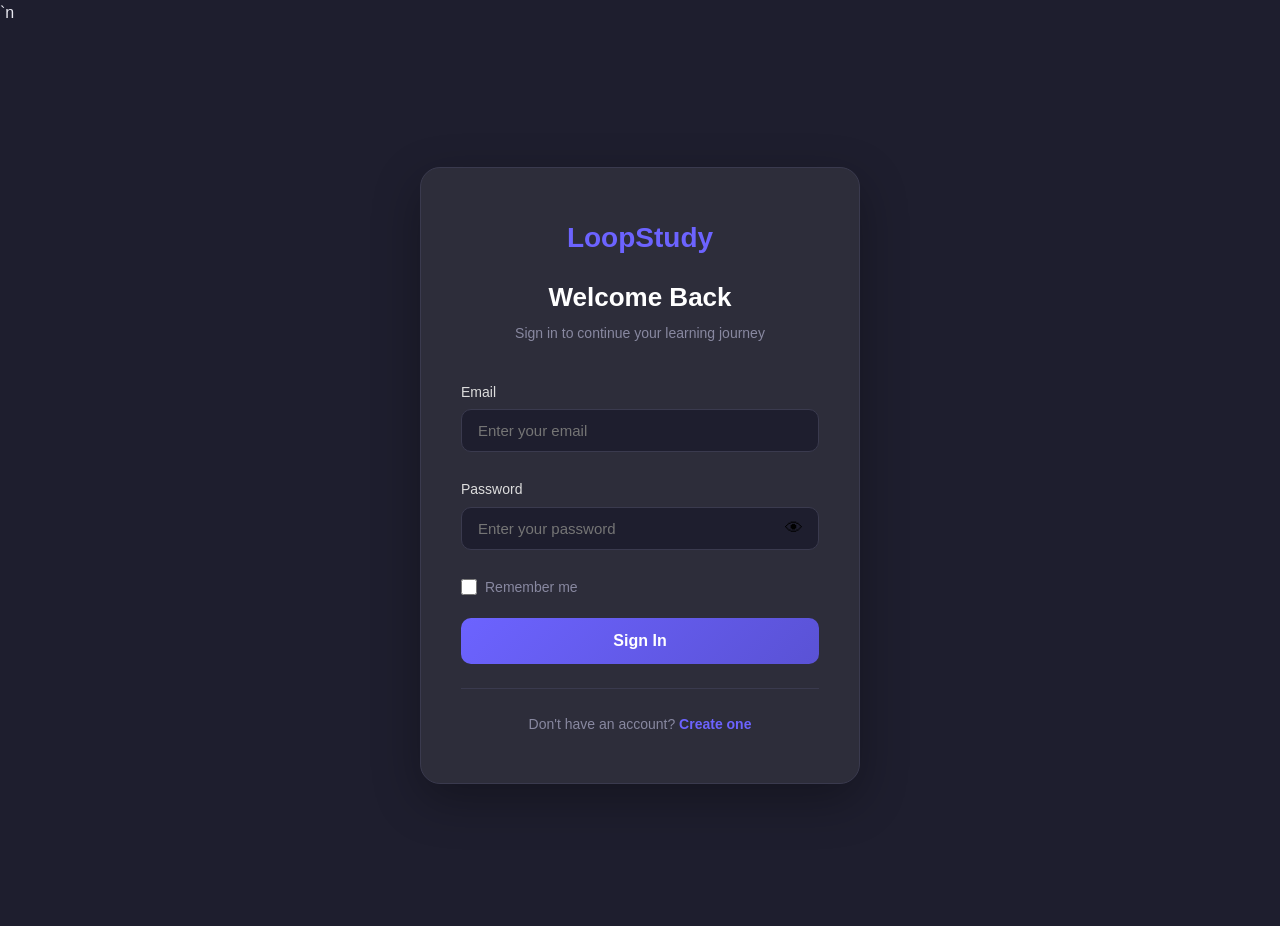
<file: profile.html>
<!DOCTYPE html>
<html lang="en">
<head>
  <meta charset="UTF-8">
  <meta name="viewport" content="width=device-width, initial-scale=1.0">
  <title>Profile - LoopStudy</title>`n  <link rel="icon" type="image/png" href="image/favicon.png">
  <link rel="stylesheet" href="css/main.css?v=2">
  <link rel="stylesheet" href="css/components.css?v=2">
  <style>
    .profile-page {
      min-height: 100vh;
      background: var(--dark);
      padding: 32px 24px;
    }
    .profile-container {
      max-width: 1000px;
      margin: 0 auto;
      display: flex;
      flex-direction: column;
      gap: 24px;
    }
    .profile-header-card {
      background: linear-gradient(135deg, #2D1B69, #3D1B2E);
      border-radius: 20px;
      padding: 32px 36px;
      border: 1px solid rgba(108, 99, 255, 0.13);
      display: grid;
      grid-template-columns: auto 1fr auto;
      gap: 28px;
      align-items: start;
    }
    .profile-avatar-section {
      display: flex;
      flex-direction: column;
      align-items: center;
      gap: 12px;
    }
    .profile-avatar {
      width: 120px;
      height: 120px;
      border-radius: 50%;
      object-fit: cover;
      border: 4px solid var(--primary);
    }
    .avatar-url-edit {
      width: 100%;
      display: flex;
      flex-direction: column;
      gap: 4px;
    }
    .avatar-url-edit label {
      font-size: 12px;
      color: var(--text-muted);
      font-weight: 500;
    }
    .avatar-url-edit input {
      width: 100%;
      padding: 8px 12px;
      border-radius: 8px;
      border: 1px solid var(--border);
      background: var(--dark);
      color: #fff;
      font-size: 13px;
      outline: none;
      transition: border-color 0.2s;
      box-sizing: border-box;
    }
    .avatar-url-edit input:focus {
      border-color: var(--primary);
    }
    .profile-header-info {
      display: flex;
      flex-direction: column;
      gap: 8px;
    }
    .profile-name {
      font-size: 30px;
      font-weight: 700;
      color: #fff;
      margin: 0;
    }
    .profile-name-edit {
      display: flex;
      flex-direction: column;
      gap: 4px;
    }
    .profile-name-edit label {
      font-size: 12px;
      color: var(--text-muted);
      font-weight: 500;
    }
    .profile-name-edit input {
      padding: 10px 14px;
      border-radius: 8px;
      border: 1px solid var(--border);
      background: var(--dark);
      color: #fff;
      font-size: 16px;
      font-weight: 600;
      outline: none;
      transition: border-color 0.2s;
    }
    .profile-name-edit input:focus {
      border-color: var(--primary);
    }
    .profile-meta {
      display: flex;
      align-items: center;
      gap: 10px;
      flex-wrap: wrap;
    }
    .profile-college {
      font-size: 14px;
      color: var(--text-muted);
      font-weight: 500;
    }
    .mentor-badge {
      display: inline-flex;
      align-items: center;
      gap: 4px;
      padding: 4px 10px;
      border-radius: 12px;
      font-size: 12px;
      font-weight: 600;
      background: rgba(0, 200, 83, 0.15);
      color: var(--success);
      border: 1px solid rgba(0, 200, 83, 0.3);
    }
    .profile-bio {
      font-size: 14px;
      color: #ccc;
      line-height: 1.6;
      margin: 4px 0 0;
      max-width: 500px;
    }
    .profile-bio-edit {
      display: flex;
      flex-direction: column;
      gap: 4px;
      margin-top: 4px;
    }
    .profile-bio-edit label {
      font-size: 12px;
      color: var(--text-muted);
      font-weight: 500;
    }
    .profile-bio-edit textarea {
      padding: 10px 14px;
      border-radius: 8px;
      border: 1px solid var(--border);
      background: var(--dark);
      color: #fff;
      font-size: 14px;
      outline: none;
      transition: border-color 0.2s;
      resize: vertical;
      font-family: inherit;
      max-width: 500px;
    }
    .profile-bio-edit textarea:focus {
      border-color: var(--primary);
    }
    .profile-header-actions {
      display: flex;
      flex-direction: column;
      align-items: flex-end;
      gap: 12px;
    }
    .profile-stats-row {
      display: grid;
      grid-template-columns: repeat(auto-fit, minmax(140px, 1fr));
      gap: 16px;
    }
    .profile-stat {
      background: var(--dark2);
      border-radius: 14px;
      padding: 20px 16px;
      text-align: center;
      border: 1px solid var(--border);
      transition: transform 0.2s;
      cursor: default;
    }
    .profile-stat:hover {
      transform: translateY(-2px);
    }
    .profile-stat-value {
      display: block;
      font-size: 24px;
      font-weight: 700;
      color: #fff;
      margin-bottom: 4px;
    }
    .profile-stat-label {
      font-size: 13px;
      color: var(--text-muted);
      font-weight: 500;
    }
    .profile-section {
      background: var(--dark2);
      border-radius: 16px;
      padding: 24px;
      border: 1px solid var(--border);
    }
    .profile-section-title {
      font-size: 18px;
      font-weight: 600;
      color: #fff;
      margin: 0 0 20px;
    }
    .skills-edit-grid {
      display: flex;
      flex-wrap: wrap;
      gap: 8px;
    }
    .skill-chip {
      padding: 8px 16px;
      border-radius: 20px;
      border: 1px solid var(--border);
      background: transparent;
      color: var(--text-muted);
      font-size: 13px;
      font-weight: 500;
      cursor: pointer;
      transition: all 0.2s;
    }
    .skill-chip:hover {
      border-color: rgba(108, 99, 255, 0.27);
      color: var(--text);
    }
    .skill-chip.selected {
      background: rgba(108, 99, 255, 0.15);
      border-color: var(--primary);
      color: var(--primary);
    }
    .badges-grid {
      display: grid;
      grid-template-columns: repeat(auto-fill, minmax(180px, 1fr));
      gap: 16px;
    }
    .badge-card {
      background: var(--dark2);
      border-radius: 14px;
      padding: 24px 20px;
      border: 1px solid var(--border);
      text-align: center;
      display: flex;
      flex-direction: column;
      align-items: center;
      gap: 10px;
      transition: all 0.2s;
      position: relative;
      overflow: hidden;
    }
    .badge-card.locked {
      opacity: 0.6;
    }
    .badge-card.unlocked {
      border-color: rgba(0,200,83,0.3);
    }
    .badge-icon {
      font-size: 36px;
      line-height: 1;
    }
    .badge-name {
      font-size: 14px;
      font-weight: 600;
      color: #fff;
    }
    .badge-desc {
      font-size: 12px;
      color: var(--text-muted);
      line-height: 1.4;
      margin: 0;
    }
    .badge-status {
      font-size: 11px;
      font-weight: 600;
      padding: 3px 10px;
      border-radius: 10px;
    }
    .badge-status.unlocked {
      background: rgba(0,200,83,0.15);
      color: var(--success);
    }
    .badge-status.locked {
      background: rgba(255,107,107,0.15);
      color: var(--secondary);
    }
    .no-data-text {
      text-align: center;
      color: var(--text-muted);
      font-size: 14px;
      padding: 24px;
      margin: 0;
    }
    .rewards-active {
      display: flex;
      flex-wrap: wrap;
      gap: 12px;
    }
    .reward-pill {
      display: inline-flex;
      align-items: center;
      gap: 6px;
      padding: 8px 16px;
      border-radius: 20px;
      font-size: 13px;
      font-weight: 600;
      background: rgba(108,99,255,0.12);
      color: var(--primary);
      border: 1px solid rgba(108,99,255,0.25);
    }
    .edit-actions {
      display: flex;
      gap: 8px;
    }
    .save-profile-btn {
      padding: 10px 20px;
      border-radius: 10px;
      font-size: 14px;
      font-weight: 600;
      cursor: pointer;
      transition: all 0.2s;
      border: none;
      white-space: nowrap;
      background: linear-gradient(135deg, var(--primary), var(--primary-dark));
      color: #fff;
    }
    .save-profile-btn:hover:not(:disabled) {
      box-shadow: 0 4px 16px rgba(108, 99, 255, 0.4);
    }
    .save-profile-btn:disabled {
      opacity: 0.6;
      cursor: not-allowed;
    }
    .update-pwd-btn {
      padding: 10px 20px;
      border-radius: 10px;
      font-size: 14px;
      font-weight: 600;
      cursor: pointer;
      transition: all 0.2s;
      border: none;
      white-space: nowrap;
      background: var(--primary);
      color: #fff;
    }
    .update-pwd-btn:hover {
      background: var(--primary-dark);
    }
    .password-fields {
      display: grid;
      grid-template-columns: 1fr 1fr 1fr;
      gap: 16px;
      margin-bottom: 16px;
    }
    .pwd-field {
      display: flex;
      flex-direction: column;
      gap: 6px;
    }
    .pwd-field label {
      font-size: 13px;
      font-weight: 500;
      color: var(--text-muted);
    }
    .pwd-field input {
      padding: 10px 14px;
      border-radius: 8px;
      border: 1px solid var(--border);
      background: var(--dark);
      color: #fff;
      font-size: 14px;
      outline: none;
      transition: border-color 0.2s;
    }
    .pwd-field input:focus {
      border-color: var(--primary);
    }
    .form-grid {
      display: grid;
      grid-template-columns: 1fr 1fr;
      gap: 16px;
      margin-bottom: 16px;
    }
    .form-field {
      display: flex;
      flex-direction: column;
      gap: 6px;
    }
    .form-field label {
      font-size: 13px;
      font-weight: 500;
      color: var(--text-muted);
    }
    .form-field input, .form-field select, .form-field textarea {
      padding: 10px 14px;
      border-radius: 8px;
      border: 1px solid var(--border);
      background: var(--dark);
      color: #fff;
      font-size: 14px;
      outline: none;
      transition: border-color 0.2s;
      font-family: inherit;
    }
    .form-field input:focus, .form-field select:focus, .form-field textarea:focus {
      border-color: var(--primary);
    }
    .form-field select {
      appearance: none;
      background-image: url("data:image/svg+xml,%3Csvg xmlns='http://www.w3.org/2000/svg' width='12' height='12' viewBox='0 0 12 12'%3E%3Cpath fill='%23aaa' d='M6 8L1 3h10z'/%3E%3C/svg%3E");
      background-repeat: no-repeat;
      background-position: right 14px center;
      padding-right: 36px;
      cursor: pointer;
    }
    .form-field select option {
      background: var(--dark2);
      color: #fff;
    }
    .form-field input:disabled {
      opacity: 0.6;
      cursor: not-allowed;
    }
    .form-field textarea {
      resize: vertical;
      min-height: 80px;
    }
    @media (max-width: 768px) {
      .profile-page { padding: 16px; }
      .profile-header-card {
        grid-template-columns: 1fr;
        text-align: center;
        padding: 24px 20px;
      }
      .profile-avatar-section { align-items: center; }
      .profile-header-info { align-items: center; }
      .profile-meta { justify-content: center; }
      .profile-bio { text-align: center; }
      .profile-header-actions { align-items: center; }
      .profile-stats-row { grid-template-columns: repeat(3, 1fr); }
      .badges-grid { grid-template-columns: repeat(2, 1fr); }
      .form-grid { grid-template-columns: 1fr; }
      .password-fields { grid-template-columns: 1fr; }
    }
    @media (max-width: 480px) {
      .profile-stats-row { grid-template-columns: repeat(2, 1fr); }
      .badges-grid { grid-template-columns: 1fr; }
    }
  </style>
</head>
<body>
  <div class="app">
    <nav class="navbar" id="navbar"></nav>

    <div class="profile-page">
      <div class="profile-container" id="appContent">
        <div class="page-loader" id="pageLoader">
          <div class="loader-spinner"></div>
        </div>
      </div>
    </div>

    <footer class="footer" id="footer"></footer>
  </div>

  <div class="toast-container" id="toastContainer"></div>

  <script>
    var currentUser = (function() {
      try { return JSON.parse(localStorage.getItem('loopstudy_currentUser')); }
      catch { return null; }
    })();
    if (!currentUser) { window.location.replace('login.html'); }

    var userId = currentUser.id;
    var profileKey = 'loopstudy_profile_' + userId;
    var badgesKey = 'loopstudy_badges_' + userId;
    var rewardsKey = 'loopstudy_rewards_' + userId;
    var usersKey = 'loopstudy_users';

    var ALL_SKILLS = ['Python', 'Java', 'Web Development', 'React', 'Data Science', 'Machine Learning'];
    var COLLEGES = [
      '', 'Anurag University', 'Srinidhi University', 'Nalla Malla Reddy University',
      'Malla Reddy University', 'Indian Institute of Technology Bombay',
      'Indian Institute of Technology Delhi', 'National Institute of Technology Trichy',
      'Vellore Institute of Technology', 'SRM Institute of Science and Technology',
      'Manipal Institute of Technology', 'International Institute of Information Technology Hyderabad'
    ];

    function lsGet(key) {
      try { return JSON.parse(localStorage.getItem(key)); }
      catch { return null; }
    }
    function lsSet(key, val) {
      try { localStorage.setItem(key, JSON.stringify(val)); return true; }
      catch { return false; }
    }

    function getProfile() {
      var data = lsGet(profileKey);
      if (!data) {
        data = {
          profile: {
            name: currentUser.name || '',
            email: currentUser.email || '',
            college: currentUser.college || '',
            skills: currentUser.skills || [],
            bio: '',
            avatar: currentUser.avatar || 'https://ui-avatars.com/api/?name=' + encodeURIComponent(currentUser.name || 'U'),
            mentorStatus: currentUser.mentorStatus || false,
          },
          skillPoints: 0,
          level: 1,
          streak: { current: 0, best: 0, lastActive: null },
          sessionsCompleted: 0,
          assessmentsCompleted: 0,
          transactions: [],
        };
        lsSet(profileKey, data);
      }
      return data;
    }

    var profileData = getProfile();
    var p = profileData.profile || {};
    var badges = lsGet(badgesKey) || [];
    var rewards = lsGet(rewardsKey) || { purchasedRewards: [], activeTheme: null, activeFrame: null, activeTitle: null };

    function showToast(msg, type) {
      var c = document.getElementById('toastContainer');
      var t = document.createElement('div');
      t.className = 'toast ' + (type || 'info');
      t.textContent = msg;
      c.appendChild(t);
      setTimeout(function() { t.remove(); }, 3500);
    }

    function renderNav() {
      var links = [
        { label: 'Dashboard', href: 'dashboard.html', icon: '&#x1F3E0;' },
        { label: 'Profile', href: 'profile.html', icon: '&#x1F464;' },
        { label: 'Mentors', href: 'mentors.html', icon: '&#x1F468;&#x200D;&#x1F393;' },
        { label: 'Sessions', href: 'sessions.html', icon: '&#x1F4C5;' },
        { label: 'Assessments', href: 'assessments.html', icon: '&#x1F9EA;' },
        { label: 'Achievements', href: 'achievements.html', icon: '&#x1F3C6;' },
        { label: 'Rewards', href: 'rewards.html', icon: '&#x1F381;' },
        { label: 'Leaderboard', href: 'leaderboard.html', icon: '&#x1F3C6;' },
        { label: 'Growth Center', href: 'growth-center.html', icon: '&#x1F331;' },
        { label: 'Settings', href: 'settings.html', icon: '&#x2699;&#xFE0F;' },
      ];
      var sp = profileData.skillPoints || 0;
      var html = '<a href="dashboard.html" class="navbar-brand">&#x1F4A1; LoopStudy</a>';
      html += '<button class="hamburger-btn" onclick="toggleNav()">&#x2630;</button>';
      html += '<ul class="navbar-links" id="navLinks">';
      for (var i = 0; i < links.length; i++) {
        var active = links[i].href === 'profile.html' ? ' active' : '';
        html += '<li><a href="' + links[i].href + '" class="navbar-link' + active + '">' + links[i].icon + ' ' + links[i].label + '</a></li>';
      }
      html += '</ul>';
      html += '<div class="navbar-right">';
      html += '<div class="navbar-user" onclick="window.location=\'profile.html\'">';
      html += '<img class="navbar-avatar" src="' + (p.avatar || 'https://ui-avatars.com/api/?name=' + encodeURIComponent(p.name || 'U')) + '" alt="Avatar">';
      html += '<span class="navbar-username">' + (p.name || 'User') + '</span>';
      html += '<span class="navbar-points">&#x2B50; ' + sp + '</span>';
      html += '</div>';
      html += '<button class="btn btn-outline btn-sm" onclick="handleLogout()">Logout</button>';
      html += '</div>';
      document.getElementById('navbar').innerHTML = html;
    }

    function toggleNav() {
      document.getElementById('navLinks').classList.toggle('open');
    }

    function handleLogout() {
      localStorage.removeItem('loopstudy_currentUser');
      window.location.replace('login.html');
    }

    function renderFooter() {
      var html = '<div class="footer-container">';
      html += '<div><a href="dashboard.html" class="footer-brand">&#x1F4A1; LoopStudy</a><p class="footer-desc">Empowering students to learn, connect, and grow through peer-to-peer mentorship and skill-building.</p></div>';
      html += '<div><h4 class="footer-section-title">Quick Links</h4><ul class="footer-links"><li><a href="dashboard.html" class="footer-link">Dashboard</a></li><li><a href="mentors.html" class="footer-link">Mentors</a></li><li><a href="sessions.html" class="footer-link">Sessions</a></li><li><a href="leaderboard.html" class="footer-link">Leaderboard</a></li></ul></div>';
      html += '<div><h4 class="footer-section-title">Resources</h4><ul class="footer-links"><li><a href="assessments.html" class="footer-link">Assessments</a></li><li><a href="achievements.html" class="footer-link">Achievements</a></li><li><a href="growth-center.html" class="footer-link">Growth Center</a></li><li><a href="rewards.html" class="footer-link">Rewards</a></li></ul></div>';
      html += '<div><h4 class="footer-section-title">Support</h4><ul class="footer-links"><li><a href="settings.html" class="footer-link">Settings</a></li><li><a href="profile.html" class="footer-link">Profile</a></li></ul></div>';
      html += '</div>';
      html += '<div class="footer-bottom"><span class="footer-copy">&copy; 2025 LoopStudy. All rights reserved.</span><div class="footer-social"><a href="#">&#x1F426;</a><a href="#">&#x1F4F1;</a><a href="#">&#x1F4F8;</a></div></div>';
      document.getElementById('footer').innerHTML = html;
    }

    function renderProfile() {
      var container = document.getElementById('appContent');
      var sp = profileData.skillPoints || 0;
      var level = profileData.level || 1;
      var streak = profileData.streak ? profileData.streak.current || 0 : 0;
      var sessionsDone = profileData.sessionsCompleted || 0;
      var assessmentsDone = profileData.assessmentsCompleted || 0;

      // Header Card
      var html = '<div class="profile-header-card">';
      html += '<div class="profile-avatar-section">';
      html += '<img class="profile-avatar" id="previewAvatar" src="' + (p.avatar || 'https://ui-avatars.com/api/?name=' + encodeURIComponent(p.name || 'U')) + '" alt="Avatar">';
      html += '<div class="avatar-url-edit">';
      html += '<label for="avatarUrl">Avatar URL</label>';
      html += '<input type="text" id="avatarUrl" value="' + (p.avatar || '') + '" placeholder="https://ui-avatars.com/api/?name=..." oninput="updateAvatarPreview()">';
      html += '</div></div>';

      html += '<div class="profile-header-info">';
      html += '<div class="profile-name-edit"><label for="nameInput">Full Name</label><input type="text" id="nameInput" value="' + escapeHtml(p.name || '') + '"></div>';
      html += '<div class="profile-meta">';
      html += '<span class="profile-college">' + escapeHtml(p.email || '') + '</span>';
      html += '<span class="skill-points-badge">&#x2B50; ' + sp + ' SkillPoints</span>';
      if (p.mentorStatus) {
        html += '<span class="mentor-badge">&#x1F393; Mentor</span>';
      }
      html += '</div>';
      html += '<div class="profile-bio-edit"><label for="bioInput">Bio</label><textarea id="bioInput" rows="3" placeholder="Tell us about yourself...">' + escapeHtml(p.bio || '') + '</textarea></div>';
      html += '</div>';

      html += '<div class="profile-header-actions">';
      html += '<div class="level-badge level-badge-lg">' + level + '</div>';
      html += '</div></div>';

      // Edit Profile Form Section
      html += '<div class="profile-section">';
      html += '<h2 class="profile-section-title">&#x270F;&#xFE0F; Edit Profile</h2>';
      html += '<div class="form-grid">';
      html += '<div class="form-field"><label for="emailInput">Email</label><input type="text" id="emailInput" value="' + escapeHtml(p.email || '') + '" disabled></div>';
      html += '<div class="form-field"><label for="collegeSelect">College</label><select id="collegeSelect">';
      for (var ci = 0; ci < COLLEGES.length; ci++) {
        var sel = COLLEGES[ci] === (p.college || '') ? ' selected' : '';
        html += '<option value="' + escapeHtml(COLLEGES[ci]) + '"' + sel + '>' + (COLLEGES[ci] || 'Select College') + '</option>';
      }
      html += '</select></div></div>';
      html += '<div class="form-field" style="margin-bottom:16px"><label>Skills</label><div class="skills-edit-grid" id="skillsGrid">';
      var userSkills = p.skills || [];
      for (var si = 0; si < ALL_SKILLS.length; si++) {
        var selected = userSkills.indexOf(ALL_SKILLS[si]) !== -1 ? ' selected' : '';
        html += '<span class="skill-chip' + selected + '" onclick="toggleSkill(this, \'' + ALL_SKILLS[si] + '\')">' + ALL_SKILLS[si] + '</span>';
      }
      html += '</div></div>';
      html += '<div class="edit-actions"><button class="save-profile-btn" onclick="saveProfile()">Save Changes</button></div>';
      html += '</div>';

      // Update Password Section
      html += '<div class="profile-section">';
      html += '<h2 class="profile-section-title">&#x1F512; Update Password</h2>';
      html += '<div class="password-fields">';
      html += '<div class="pwd-field"><label for="currentPwd">Current Password</label><input type="password" id="currentPwd" placeholder="Enter current password"></div>';
      html += '<div class="pwd-field"><label for="newPwd">New Password</label><input type="password" id="newPwd" placeholder="Enter new password"></div>';
      html += '<div class="pwd-field"><label for="confirmPwd">Confirm New Password</label><input type="password" id="confirmPwd" placeholder="Confirm new password"></div>';
      html += '</div>';
      html += '<button class="update-pwd-btn" onclick="updatePassword()">Update Password</button>';
      html += '</div>';

      // Stats Section
      html += '<div class="profile-section">';
      html += '<h2 class="profile-section-title">&#x1F4CA; Statistics</h2>';
      html += '<div class="profile-stats-row">';
      var statItems = [
        { value: sessionsDone, label: 'Sessions Completed' },
        { value: assessmentsDone, label: 'Assessments Completed' },
        { value: sp, label: 'SkillPoints' },
        { value: level, label: 'Current Level' },
        { value: streak, label: 'Streak' },
      ];
      for (var sti = 0; sti < statItems.length; sti++) {
        html += '<div class="profile-stat"><span class="profile-stat-value">' + statItems[sti].value + '</span><span class="profile-stat-label">' + statItems[sti].label + '</span></div>';
      }
      html += '</div></div>';

      // Badges Showcase
      html += '<div class="profile-section">';
      html += '<h2 class="profile-section-title">&#x1F3C6; Badges <span class="section-count">(' + badges.filter(function(b){return b.unlocked;}).length + '/' + badges.length + ')</span></h2>';
      if (badges.length === 0) {
        html += '<p class="no-data-text">No badges yet. Complete activities to earn badges!</p>';
      } else {
        html += '<div class="badges-grid">';
        for (var bi = 0; bi < badges.length; bi++) {
          var b = badges[bi];
          var cls = b.unlocked ? 'unlocked' : 'locked';
          var statusText = b.unlocked ? 'Unlocked' : 'Locked';
          html += '<div class="badge-card ' + cls + '"><span class="badge-icon">' + (b.icon || '&#x1F3C6;') + '</span><span class="badge-name">' + escapeHtml(b.name || 'Badge') + '</span><p class="badge-desc">' + escapeHtml(b.description || '') + '</p><span class="badge-status ' + cls + '">' + statusText + '</span></div>';
        }
        html += '</div>';
      }
      html += '</div>';

      // Active Rewards
      html += '<div class="profile-section">';
      html += '<h2 class="profile-section-title">&#x1F381; Active Rewards</h2>';
      var purchased = rewards.purchasedRewards || [];
      if (purchased.length === 0) {
        html += '<p class="no-data-text">No rewards purchased yet. Visit the Rewards page to get started!</p>';
      } else {
        var activeItems = [];
        if (rewards.activeTheme) {
          var theme = purchased.find(function(r){return r.id === rewards.activeTheme;});
          if (theme) activeItems.push(theme);
        }
        if (rewards.activeFrame) {
          var frame = purchased.find(function(r){return r.id === rewards.activeFrame;});
          if (frame) activeItems.push(frame);
        }
        if (rewards.activeTitle) {
          var title = purchased.find(function(r){return r.id === rewards.activeTitle;});
          if (title) activeItems.push(title);
        }
        if (activeItems.length === 0) {
          html += '<p class="no-data-text">No rewards currently active. Equip rewards from the Rewards page.</p>';
        } else {
          html += '<div class="rewards-active">';
          for (var ri = 0; ri < activeItems.length; ri++) {
            html += '<span class="reward-pill">' + (activeItems[ri].icon || '&#x1F381;') + ' ' + escapeHtml(activeItems[ri].name || 'Reward') + '</span>';
          }
          html += '</div>';
        }
      }
      html += '</div>';

      container.innerHTML = html;
    }

    function escapeHtml(text) {
      if (!text) return '';
      return text.replace(/&/g, '&amp;').replace(/</g, '&lt;').replace(/>/g, '&gt;').replace(/"/g, '&quot;');
    }

    var selectedSkills = (p.skills || []).slice();

    function toggleSkill(el, skill) {
      var idx = selectedSkills.indexOf(skill);
      if (idx !== -1) { selectedSkills.splice(idx, 1); el.classList.remove('selected'); }
      else { selectedSkills.push(skill); el.classList.add('selected'); }
    }

    function updateAvatarPreview() {
      var url = document.getElementById('avatarUrl').value;
      if (url) {
        document.getElementById('previewAvatar').src = url;
      }
    }

    function saveProfile() {
      var name = document.getElementById('nameInput').value.trim();
      var bio = document.getElementById('bioInput').value.trim();
      var college = document.getElementById('collegeSelect').value;
      var avatar = document.getElementById('avatarUrl').value.trim();

      if (!name) { showToast('Name is required', 'error'); return; }

      var users = lsGet(usersKey) || [];
      var userIdx = users.findIndex(function(u) { return u.id === userId; });
      if (userIdx !== -1) {
        users[userIdx].name = name;
        users[userIdx].college = college;
        users[userIdx].skills = selectedSkills.slice();
        if (avatar) users[userIdx].avatar = avatar;
        lsSet(usersKey, users);
      }

      var prof = getProfile();
      prof.profile.name = name;
      prof.profile.bio = bio;
      prof.profile.college = college;
      prof.profile.skills = selectedSkills.slice();
      if (avatar) prof.profile.avatar = avatar;
      lsSet(profileKey, prof);

      currentUser.name = name;
      currentUser.college = college;
      currentUser.skills = selectedSkills.slice();
      if (avatar) currentUser.avatar = avatar;
      lsSet('loopstudy_currentUser', currentUser);

      showToast('Profile saved successfully!', 'success');
      setTimeout(function() { window.location.reload(); }, 600);
    }

    function updatePassword() {
      var currentPwd = document.getElementById('currentPwd').value;
      var newPwd = document.getElementById('newPwd').value;
      var confirmPwd = document.getElementById('confirmPwd').value;

      if (!currentPwd || !newPwd || !confirmPwd) {
        showToast('Please fill in all password fields', 'error');
        return;
      }
      if (newPwd !== confirmPwd) {
        showToast('New passwords do not match', 'error');
        return;
      }
      if (newPwd.length < 6) {
        showToast('New password must be at least 6 characters', 'error');
        return;
      }

      var users = lsGet(usersKey) || [];
      var userIdx = users.findIndex(function(u) { return u.id === userId; });
      if (userIdx === -1) { showToast('User not found', 'error'); return; }
      if (users[userIdx].password !== currentPwd) {
        showToast('Current password is incorrect', 'error');
        return;
      }

      users[userIdx].password = newPwd;
      lsSet(usersKey, users);

      document.getElementById('currentPwd').value = '';
      document.getElementById('newPwd').value = '';
      document.getElementById('confirmPwd').value = '';
      showToast('Password updated successfully!', 'success');
    }

    renderNav();
    renderFooter();
    renderProfile();
  </script>
</body>
</html>
</file>
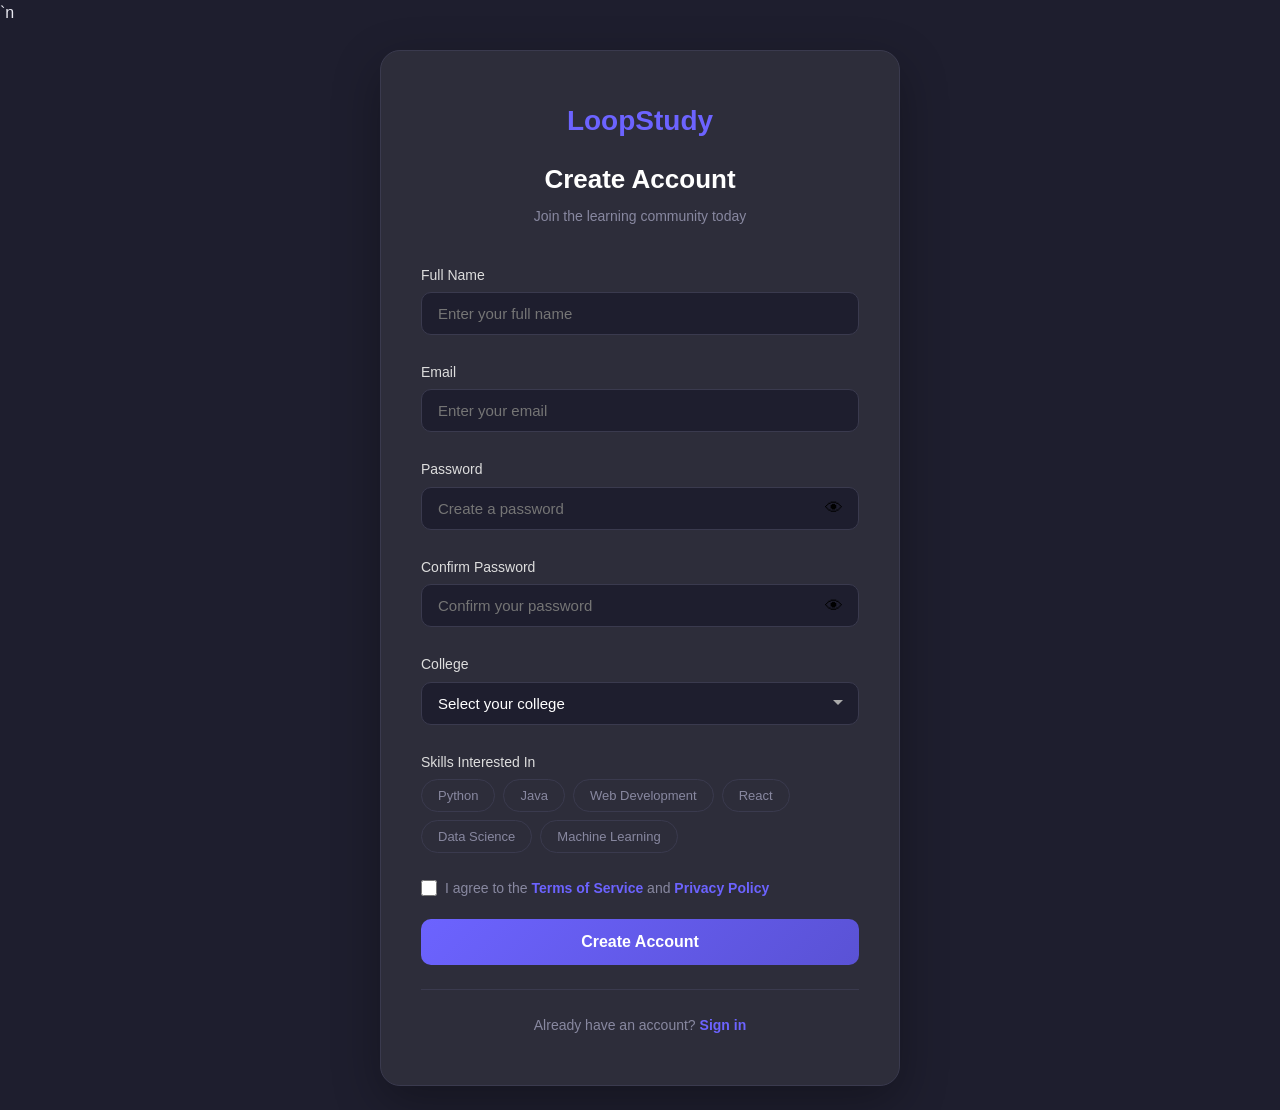
<file: register.html>
<!DOCTYPE html>
<html lang="en">
<head>
  <meta charset="UTF-8">
  <meta name="viewport" content="width=device-width, initial-scale=1.0">
  <title>Register - LoopStudy</title>`n  <link rel="icon" type="image/png" href="image/favicon.png">
  <link rel="stylesheet" href="css/main.css?v=2">
  <link rel="stylesheet" href="css/auth.css?v=2">
  <script src="js/storage.js?v=2"></script>
</head>
<body>
  <div class="auth-page">
    <div class="auth-container register">
      <div class="auth-header">
        <a href="index.html" class="auth-logo">LoopStudy</a>
        <h2>Create Account</h2>
        <p>Join the learning community today</p>
      </div>

      <form class="auth-form" id="registerForm" novalidate>
        <div class="form-group">
          <label for="name">Full Name</label>
          <input id="name" type="text" placeholder="Enter your full name" required>
          <span class="error-text" id="nameError"></span>
        </div>

        <div class="form-group">
          <label for="regEmail">Email</label>
          <input id="regEmail" type="email" placeholder="Enter your email" required>
          <span class="error-text" id="regEmailError"></span>
        </div>

        <div class="form-group">
          <label for="regPassword">Password</label>
          <div class="password-wrapper">
            <input id="regPassword" type="password" placeholder="Create a password" required>
            <button type="button" class="password-toggle" id="toggleRegPassword" tabindex="-1">&#128065;</button>
          </div>
          <div class="strength-bar-container" id="strengthContainer" style="display:none;">
            <div class="strength-bar">
              <div class="strength-fill" id="strengthFill"></div>
            </div>
            <span class="strength-label" id="strengthLabel"></span>
          </div>
          <span class="error-text" id="regPasswordError"></span>
        </div>

        <div class="form-group">
          <label for="confirmPassword">Confirm Password</label>
          <div class="password-wrapper">
            <input id="confirmPassword" type="password" placeholder="Confirm your password" required>
            <button type="button" class="password-toggle" id="toggleConfirmPassword" tabindex="-1">&#128065;</button>
          </div>
          <span class="error-text" id="confirmPasswordError"></span>
        </div>

        <div class="form-group">
          <label for="college">College</label>
          <select id="college" required>
            <option value="">Select your college</option>
            <option value="Anurag University">Anurag University</option>
            <option value="Srinidhi University">Srinidhi University</option>
            <option value="Nalla Malla Reddy University">Nalla Malla Reddy University</option>
            <option value="Malla Reddy University">Malla Reddy University</option>
            <option value="Indian Institute of Technology Bombay">Indian Institute of Technology Bombay</option>
            <option value="Indian Institute of Technology Delhi">Indian Institute of Technology Delhi</option>
            <option value="National Institute of Technology Trichy">National Institute of Technology Trichy</option>
            <option value="Vellore Institute of Technology">Vellore Institute of Technology</option>
            <option value="SRM Institute of Science and Technology">SRM Institute of Science and Technology</option>
            <option value="Manipal Institute of Technology">Manipal Institute of Technology</option>
            <option value="International Institute of Information Technology Hyderabad">International Institute of Information Technology Hyderabad</option>
          </select>
          <span class="error-text" id="collegeError"></span>
        </div>

        <div class="form-group">
          <label>Skills Interested In</label>
          <div class="skills-grid" id="skillsGrid">
            <button type="button" class="skill-chip" data-skill="Python">Python</button>
            <button type="button" class="skill-chip" data-skill="Java">Java</button>
            <button type="button" class="skill-chip" data-skill="Web Development">Web Development</button>
            <button type="button" class="skill-chip" data-skill="React">React</button>
            <button type="button" class="skill-chip" data-skill="Data Science">Data Science</button>
            <button type="button" class="skill-chip" data-skill="Machine Learning">Machine Learning</button>
          </div>
        </div>

        <label class="checkbox-label" style="margin-top:4px;">
          <input type="checkbox" id="termsCheck">
          <span>I agree to the <a href="#" class="link-accent" onclick="event.preventDefault();alert('Terms of Service')">Terms of Service</a> and <a href="#" class="link-accent" onclick="event.preventDefault();alert('Privacy Policy')">Privacy Policy</a></span>
        </label>

        <button type="submit" class="auth-btn" id="registerBtn">Create Account</button>
      </form>

      <div class="auth-footer">
        <p>Already have an account? <a href="login.html" class="link-accent">Sign in</a></p>
      </div>
    </div>
  </div>

  <script>
    (function() {
      // Redirect if already logged in
      try {
        var currentUser = JSON.parse(localStorage.getItem('loopstudy_currentUser'));
        if (currentUser && currentUser.id) {
          window.location.href = 'dashboard.html';
          return;
        }
      } catch(e) {}

      // Pre-select mentor if query param
      var urlParams = new URLSearchParams(window.location.search);
      var isMentor = urlParams.get('mentor') === 'true';

      var form = document.getElementById('registerForm');
      var nameInput = document.getElementById('name');
      var emailInput = document.getElementById('regEmail');
      var passwordInput = document.getElementById('regPassword');
      var confirmInput = document.getElementById('confirmPassword');
      var collegeSelect = document.getElementById('college');
      var termsCheck = document.getElementById('termsCheck');
      var registerBtn = document.getElementById('registerBtn');

      var nameError = document.getElementById('nameError');
      var emailError = document.getElementById('regEmailError');
      var passwordError = document.getElementById('regPasswordError');
      var confirmError = document.getElementById('confirmPasswordError');
      var collegeError = document.getElementById('collegeError');

      var strengthContainer = document.getElementById('strengthContainer');
      var strengthFill = document.getElementById('strengthFill');
      var strengthLabel = document.getElementById('strengthLabel');

      var selectedSkills = [];

      // Password toggle
      document.getElementById('toggleRegPassword').addEventListener('click', function() {
        var isPassword = passwordInput.type === 'password';
        passwordInput.type = isPassword ? 'text' : 'password';
        this.innerHTML = isPassword ? '&#128584;' : '&#128065;';
      });
      document.getElementById('toggleConfirmPassword').addEventListener('click', function() {
        var isPassword = confirmInput.type === 'password';
        confirmInput.type = isPassword ? 'text' : 'password';
        this.innerHTML = isPassword ? '&#128584;' : '&#128065;';
      });

      // Skill chips
      var chips = document.querySelectorAll('.skill-chip');
      chips.forEach(function(chip) {
        chip.addEventListener('click', function() {
          var skill = this.getAttribute('data-skill');
          var idx = selectedSkills.indexOf(skill);
          if (idx > -1) {
            selectedSkills.splice(idx, 1);
            this.classList.remove('selected');
          } else {
            selectedSkills.push(skill);
            this.classList.add('selected');
          }
        });
      });

      // Password strength
      function getStrength(pw) {
        var score = 0;
        if (pw.length >= 6) score++;
        if (pw.length >= 10) score++;
        if (/[a-z]/.test(pw) && /[A-Z]/.test(pw)) score++;
        if (/\d/.test(pw)) score++;
        if (/[^a-zA-Z0-9]/.test(pw)) score++;
        return score;
      }

      var strengthLabels = ['Very Weak', 'Weak', 'Fair', 'Good', 'Strong', 'Very Strong'];
      var strengthColors = ['#FF6B6B', '#FF6B6B', '#FFD600', '#FFD600', '#00C853', '#00C853'];
      var strengthClasses = ['weak', 'weak', 'medium', 'medium', 'strong', 'very-strong'];

      passwordInput.addEventListener('input', function() {
        var pw = this.value;
        if (!pw) {
          strengthContainer.style.display = 'none';
          return;
        }
        strengthContainer.style.display = 'flex';
        var score = getStrength(pw);
        var pct = Math.min((score / 5) * 100, 100);
        strengthFill.style.width = pct + '%';
        strengthFill.style.background = strengthColors[score];
        strengthFill.className = 'strength-fill ' + strengthClasses[score];
        strengthLabel.textContent = strengthLabels[score];
        strengthLabel.style.color = strengthColors[score];
        strengthLabel.className = 'strength-label ' + strengthClasses[score];
      });

      function validateEmail(email) {
        return /^[^\s@]+@[^\s@]+\.[^\s@]+$/.test(email);
      }

      function clearErrors() {
        var errs = [nameError, emailError, passwordError, confirmError, collegeError];
        var inputs = [nameInput, emailInput, passwordInput, confirmInput, collegeSelect];
        errs.forEach(function(el) { if (el) el.textContent = ''; });
        inputs.forEach(function(el) { if (el) el.classList.remove('input-error'); });
      }

      function showError(input, errorEl, msg) {
        if (input) input.classList.add('input-error');
        if (errorEl) errorEl.textContent = msg;
      }

      form.addEventListener('submit', function(e) {
        e.preventDefault();
        clearErrors();

        var name = nameInput.value.trim();
        var email = emailInput.value.trim();
        var password = passwordInput.value;
        var confirm = confirmInput.value;
        var college = collegeSelect.value;
        var terms = termsCheck.checked;
        var valid = true;

        if (!name) {
          showError(nameInput, nameError, 'Full name is required');
          valid = false;
        }

        if (!email) {
          showError(emailInput, emailError, 'Email is required');
          valid = false;
        } else if (!validateEmail(email)) {
          showError(emailInput, emailError, 'Invalid email format');
          valid = false;
        }

        if (!password) {
          showError(passwordInput, passwordError, 'Password is required');
          valid = false;
        } else if (password.length < 6) {
          showError(passwordInput, passwordError, 'Password must be at least 6 characters');
          valid = false;
        }

        if (!confirm) {
          showError(confirmInput, confirmError, 'Please confirm your password');
          valid = false;
        } else if (password !== confirm) {
          showError(confirmInput, confirmError, 'Passwords do not match');
          valid = false;
        }

        if (!college) {
          showError(collegeSelect, collegeError, 'Please select your college');
          valid = false;
        }

        if (!terms) {
          alert('Please agree to the Terms of Service and Privacy Policy');
          valid = false;
        }

        if (!valid) return;

        registerBtn.disabled = true;
        registerBtn.textContent = 'Creating Account...';

        try {
          var users = JSON.parse(localStorage.getItem('loopstudy_users') || '[]');

          if (users.find(function(u) { return u.email === email; })) {
            showError(emailInput, emailError, 'Email already registered');
            registerBtn.disabled = false;
            registerBtn.textContent = 'Create Account';
            return;
          }

          var newUser = {
            id: Date.now().toString(36) + '_' + Math.random().toString(36).substring(2, 9),
            name: name,
            email: email,
            password: password,
            college: college,
            skills: selectedSkills,
            avatar: 'https://ui-avatars.com/api/?name=' + encodeURIComponent(name),
            mentorStatus: isMentor,
            createdAt: new Date().toISOString()
          };

          users.push(newUser);
          localStorage.setItem('loopstudy_users', JSON.stringify(users));

          var safeUser = { id: newUser.id, name: newUser.name, email: newUser.email, college: newUser.college, skills: newUser.skills, avatar: newUser.avatar, mentorStatus: newUser.mentorStatus, createdAt: newUser.createdAt };
          localStorage.setItem('loopstudy_currentUser', JSON.stringify(safeUser));

          window.location.href = 'dashboard.html';
        } catch(err) {
          alert('Registration failed: ' + (err.message || 'Unknown error'));
          registerBtn.disabled = false;
          registerBtn.textContent = 'Create Account';
        }
      });
    })();
  </script>
</body>
</html>
</file>
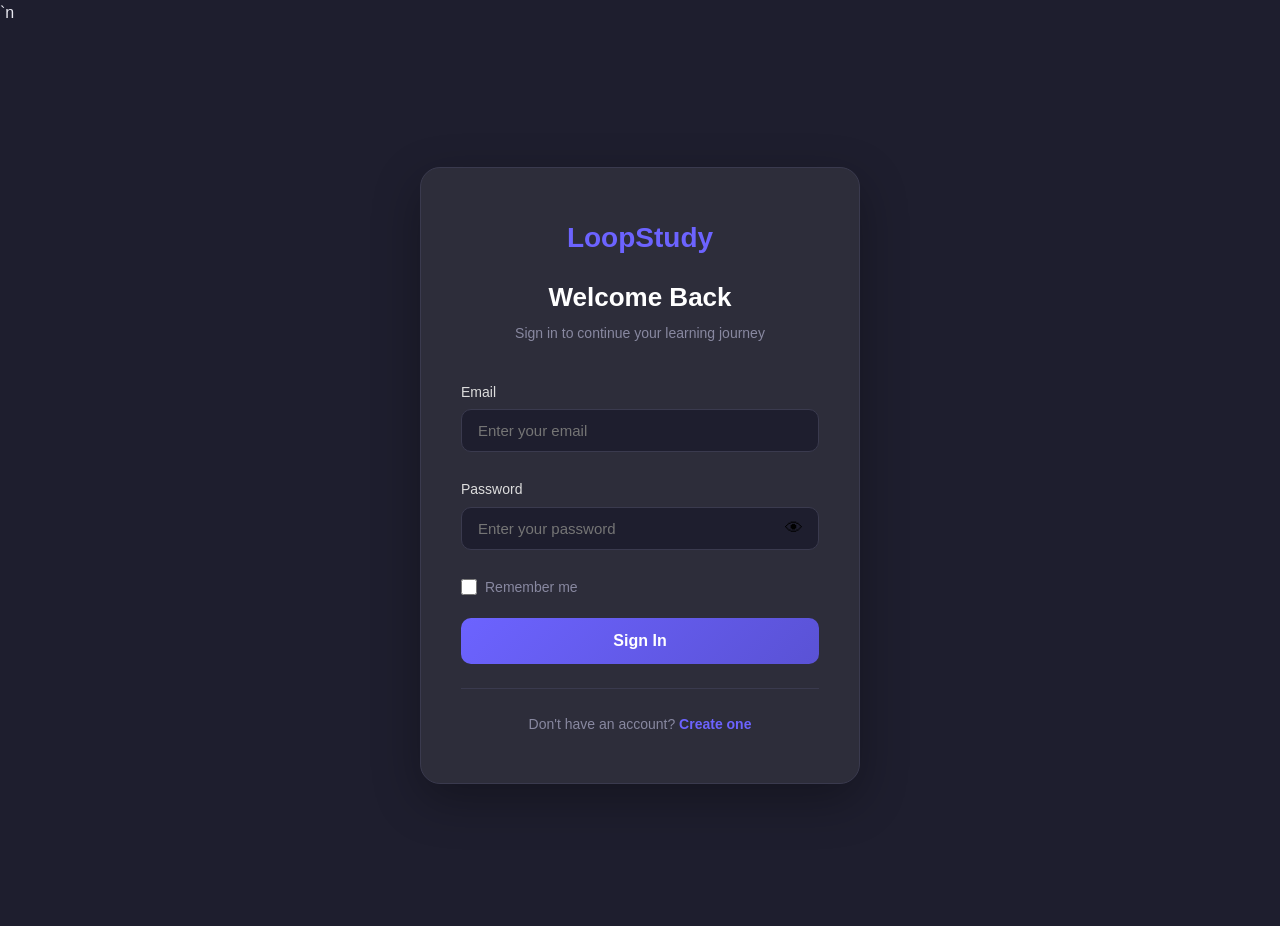
<file: rewards.html>
<!DOCTYPE html>
<html lang="en">
<head>
  <meta charset="UTF-8">
  <meta name="viewport" content="width=device-width, initial-scale=1.0">
  <title>LoopStudy — Rewards Store</title>`n  <link rel="icon" type="image/png" href="image/favicon.png">
  <link rel="stylesheet" href="css/main.css?v=2">
  <link rel="stylesheet" href="css/components.css?v=2">
  <style>
    .tab-content { display: none; }
    .tab-content.active { display: block; }

    .rewards-grid {
      display: grid;
      grid-template-columns: repeat(auto-fill, minmax(240px, 1fr));
      gap: 16px;
    }

    .reward-card {
      background: var(--dark2);
      border-radius: 14px;
      padding: 24px 20px;
      border: 1px solid var(--border);
      display: flex;
      flex-direction: column;
      align-items: center;
      gap: 10px;
      text-align: center;
      transition: all 0.2s;
      position: relative;
    }

    .reward-card:hover {
      transform: translateY(-2px);
      border-color: rgba(108,99,255,0.27);
      box-shadow: 0 8px 24px rgba(0,0,0,0.15);
    }

    .reward-icon {
      font-size: 36px;
      line-height: 1;
    }

    .reward-name {
      font-size: 15px;
      font-weight: 600;
      color: #fff;
    }

    .reward-desc {
      font-size: 12px;
      color: var(--text-muted);
      line-height: 1.4;
      margin: 0;
    }

    .reward-cost {
      font-size: 16px;
      font-weight: 700;
      color: var(--warning);
      display: flex;
      align-items: center;
      gap: 4px;
    }

    .reward-category-badge {
      font-size: 11px;
      font-weight: 600;
      padding: 3px 10px;
      border-radius: 10px;
      background: rgba(108,99,255,0.15);
      color: var(--primary);
    }

    .reward-card.purchased {
      border-color: rgba(0,200,83,0.3);
    }

    .reward-card.equipped {
      border-color: var(--primary);
    }

    .equipped-badge {
      font-size: 11px;
      font-weight: 600;
      padding: 3px 10px;
      border-radius: 10px;
      background: rgba(0,200,83,0.15);
      color: var(--success);
    }

    .points-display {
      display: flex;
      align-items: center;
      gap: 8px;
      padding: 10px 18px;
      background: var(--dark2);
      border-radius: 12px;
      border: 1px solid var(--border);
    }

    .points-display-label {
      font-size: 14px;
      color: var(--text-muted);
    }

    .points-display-value {
      font-size: 18px;
      font-weight: 700;
      color: var(--warning);
    }

    .current-user-highlight {
      background: rgba(255, 214, 0, 0.08);
      border-color: rgba(255, 214, 0, 0.3);
    }
    .current-user-highlight:hover {
      border-color: rgba(255, 214, 0, 0.5);
    }

    @media (max-width: 768px) {
      .rewards-grid { grid-template-columns: repeat(2, 1fr); }
    }
    @media (max-width: 480px) {
      .rewards-grid { grid-template-columns: 1fr; }
    }
  </style>
</head>
<body>
  <div class="app">
    <nav class="navbar">
      <a href="dashboard.html" class="navbar-brand">LoopStudy</a>
      <button class="hamburger-btn" id="hamburgerBtn" aria-label="Menu">&#9776;</button>
      <ul class="navbar-links" id="navbarLinks">
        <li><a href="dashboard.html" class="navbar-link">Dashboard</a></li>
        <li><a href="profile.html" class="navbar-link">Profile</a></li>
        <li><a href="mentors.html" class="navbar-link">Mentors</a></li>
        <li><a href="sessions.html" class="navbar-link">Sessions</a></li>
        <li><a href="assessments.html" class="navbar-link">Assessments</a></li>
        <li><a href="achievements.html" class="navbar-link">Achievements</a></li>
        <li><a href="rewards.html" class="navbar-link active">Rewards</a></li>
        <li><a href="leaderboard.html" class="navbar-link">Leaderboard</a></li>
        <li><a href="growth-center.html" class="navbar-link">Growth Center</a></li>
        <li><a href="settings.html" class="navbar-link">Settings</a></li>
      </ul>
      <div class="navbar-right" id="navbarRight"></div>
    </nav>

    <main class="main-content">
      <div class="page">
        <div class="page-container">
          <header class="page-header">
            <h1 class="page-title">Rewards Store</h1>
            <p class="page-subtitle">Spend your SkillPoints on exclusive rewards</p>
          </header>

          <div style="display:flex;justify-content:space-between;align-items:center;flex-wrap:wrap;gap:16px;">
            <div class="filter-group" id="categoryFilters">
              <button class="filter-btn active" data-category="all">All</button>
              <button class="filter-btn" data-category="theme">Themes</button>
              <button class="filter-btn" data-category="frame">Frames</button>
              <button class="filter-btn" data-category="title">Titles</button>
              <button class="filter-btn" data-category="mentor-access">Mentor Access</button>
              <button class="filter-btn" data-category="profile-decoration">Profile Decoration</button>
            </div>
            <div class="points-display">
              <span class="points-display-label">Your Balance:</span>
              <span class="points-display-value" id="pointsDisplay">⭐ 0</span>
            </div>
          </div>

          <div class="rewards-grid" id="rewardsGrid"></div>
        </div>
      </div>
    </main>

    <footer class="footer">
      <div class="footer-container">
        <div>
          <a href="dashboard.html" class="footer-brand">LoopStudy</a>
          <p class="footer-desc">Learn, Assess, Earn and Grow. Master in-demand skills with interactive learning paths, mentorship, and gamified challenges.</p>
        </div>
        <div>
          <h4 class="footer-section-title">Quick Links</h4>
          <ul class="footer-links">
            <li><a href="dashboard.html" class="footer-link">Dashboard</a></li>
            <li><a href="mentors.html" class="footer-link">Mentors</a></li>
            <li><a href="sessions.html" class="footer-link">Sessions</a></li>
            <li><a href="leaderboard.html" class="footer-link">Leaderboard</a></li>
          </ul>
        </div>
        <div>
          <h4 class="footer-section-title">Resources</h4>
          <ul class="footer-links">
            <li><a href="assessments.html" class="footer-link">Assessments</a></li>
            <li><a href="rewards.html" class="footer-link">Rewards Store</a></li>
            <li><a href="achievements.html" class="footer-link">Achievements</a></li>
            <li><a href="growth-center.html" class="footer-link">Growth Center</a></li>
          </ul>
        </div>
        <div>
          <h4 class="footer-section-title">Support</h4>
          <ul class="footer-links">
            <li><a href="profile.html" class="footer-link">Profile</a></li>
            <li><a href="settings.html" class="footer-link">Settings</a></li>
            <li><a href="#" class="footer-link">Help Center</a></li>
          </ul>
        </div>
      </div>
      <div class="footer-bottom">
        <p class="footer-copy">&copy; 2025 LoopStudy. All rights reserved.</p>
      </div>
    </footer>
  </div>

  <script src="js/storage.js?v=2"></script>
  <script>

    const user = Store.getCurrentUser();
    if (!user) { window.location.href = 'login.html'; throw new Error('Not authenticated'); }

    const userId = user.id;
    const userData = Store.getUserData(userId);
    let skillPoints = userData?.skillPoints || 0;
    let rewardsData = Store.getRewards(userId);
    const allRewards = Store.REWARDS_DATA;

    document.getElementById('pointsDisplay').textContent = '⭐ ' + skillPoints;

    function renderNavbar() {
      const right = document.getElementById('navbarRight');
      right.innerHTML = `
        <div class="navbar-user">
          <img src="${user.avatar || 'https://ui-avatars.com/api/?name=' + encodeURIComponent(user.name)}" alt="" class="navbar-avatar">
          <span class="navbar-username">${user.name}</span>
          <span class="navbar-points">⭐ ${userData?.skillPoints || 0}</span>
        </div>
      `;
    }
    renderNavbar();

    document.getElementById('hamburgerBtn').addEventListener('click', () => {
      document.getElementById('navbarLinks').classList.toggle('open');
    });

    function purchaseReward(rewardId) {
      const reward = allRewards.find(r => r.id === rewardId);
      if (!reward) return;
      if (skillPoints < reward.cost) {
        alert('Insufficient SkillPoints!');
        return;
      }
      if (rewardsData.purchasedRewards.some(r => r.id === rewardId)) {
        alert('Already purchased!');
        return;
      }
      const confirmed = confirm(`Purchase "${reward.name}" for ⭐ ${reward.cost}?`);
      if (!confirmed) return;

      const result = Store.purchaseReward(userId, rewardId, (cost) => skillPoints >= cost);
      if (result.success) {
        Store.spendSkillPoints(userId, reward.cost, `Purchased ${reward.name}`, 'reward-purchase');
        skillPoints -= reward.cost;
        rewardsData = Store.getRewards(userId);
        document.getElementById('pointsDisplay').textContent = '⭐ ' + skillPoints;
        renderRewards(currentCategory);
      } else {
        alert(result.error || 'Purchase failed');
      }
    }

    window.purchaseReward = purchaseReward;

    function equipReward(rewardId, category) {
      const ok = Store.equipReward(userId, rewardId, category);
      if (ok) {
        rewardsData = Store.getRewards(userId);
        renderRewards(currentCategory);
      }
    }

    window.equipReward = equipReward;

    let currentCategory = 'all';

    function renderRewards(category) {
      currentCategory = category;
      const grid = document.getElementById('rewardsGrid');
      const filtered = category === 'all' ? allRewards : allRewards.filter(r => r.category === category);
      if (filtered.length === 0) {
        grid.innerHTML = '<p class="no-data">No rewards in this category.</p>';
        return;
      }
      grid.innerHTML = filtered.map(r => {
        const isPurchased = rewardsData.purchasedRewards.some(p => p.id === r.id);
        let isActive = false;
        if (r.category === 'theme') isActive = rewardsData.activeTheme === r.id;
        else if (r.category === 'frame') isActive = rewardsData.activeFrame === r.id;
        else if (r.category === 'title') isActive = rewardsData.activeTitle === r.id;

        const canAfford = skillPoints >= r.cost;
        let catLabel = r.category.replace('-', ' ').replace(/\b\w/g, l => l.toUpperCase());

        return `
          <div class="reward-card ${isPurchased ? 'purchased' : ''} ${isActive ? 'equipped' : ''}">
            <div class="reward-icon">${r.icon}</div>
            <div class="reward-name">${r.name}</div>
            <p class="reward-desc">${r.description}</p>
            <div class="reward-cost">⭐ ${r.cost}</div>
            <span class="reward-category-badge">${catLabel}</span>
            ${isActive
              ? '<span class="equipped-badge">Equipped</span>'
              : isPurchased
                ? (r.category === 'theme' || r.category === 'frame' || r.category === 'title')
                  ? `<button class="btn btn-sm btn-secondary" onclick="equipReward('${r.id}','${r.category}')">Equip</button>`
                  : '<span class="equipped-badge">Owned</span>'
                : `<button class="btn btn-sm ${canAfford ? 'btn-primary' : 'btn-outline'}" onclick="purchaseReward('${r.id}')" ${!canAfford ? 'disabled' : ''}>
                     ${canAfford ? 'Purchase' : 'Insufficient'}
                   </button>`
            }
          </div>
        `;
      }).join('');
    }

    renderRewards('all');

    document.getElementById('categoryFilters').querySelectorAll('.filter-btn').forEach(btn => {
      btn.addEventListener('click', () => {
        document.getElementById('categoryFilters').querySelectorAll('.filter-btn').forEach(b => b.classList.remove('active'));
        btn.classList.add('active');
        renderRewards(btn.dataset.category);
      });
    });
  </script>
</body>
</html>
</file>
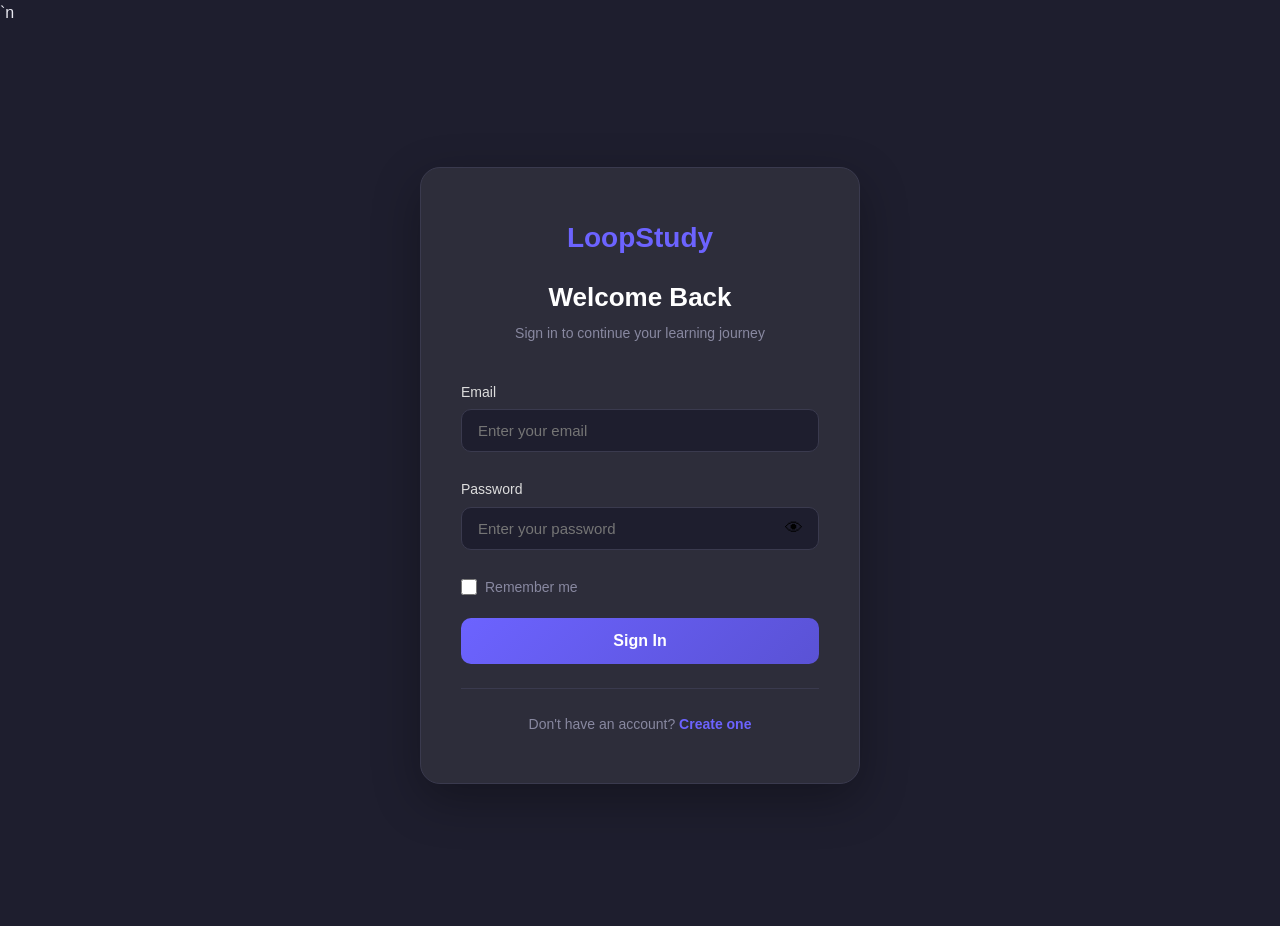
<file: sessions.html>
<!DOCTYPE html>
<html lang="en">
<head>
  <meta charset="UTF-8">
  <meta name="viewport" content="width=device-width, initial-scale=1.0">
  <title>Sessions - LoopStudy</title>`n  <link rel="icon" type="image/png" href="image/favicon.png">
  <link rel="stylesheet" href="css/main.css?v=2">
  <link rel="stylesheet" href="css/components.css?v=2">
  <style>
    .sessions-page { padding: 24px; margin-top: 64px; min-height: 100vh; background: var(--dark); }
    .sessions-container { max-width: 900px; margin: 0 auto; display: flex; flex-direction: column; gap: 24px; }
    .sessions-header-row { display: flex; justify-content: space-between; align-items: center; flex-wrap: wrap; gap: 12px; }
    .session-cards { display: flex; flex-direction: column; gap: 12px; }
    .session-card { background: var(--dark2); border-radius: 14px; padding: 20px; border: 1px solid var(--border); display: flex; align-items: center; gap: 20px; transition: all 0.2s; }
    .session-card:hover { border-color: rgba(108,99,255,0.2); }
    .session-avatar { width: 48px; height: 48px; border-radius: 50%; border: 2px solid var(--primary); flex-shrink: 0; object-fit: cover; }
    .session-info { flex: 1; min-width: 0; }
    .session-mentor-name { font-size: 15px; font-weight: 600; color: #fff; margin: 0 0 2px; }
    .session-skill { font-size: 12px; color: var(--primary); font-weight: 500; }
    .session-detail { font-size: 13px; color: var(--text-muted); margin-top: 4px; display: flex; gap: 16px; flex-wrap: wrap; }
    .session-detail span { display: flex; align-items: center; gap: 4px; }
    .session-actions { display: flex; gap: 8px; flex-shrink: 0; }

    .book-section { background: var(--dark2); border-radius: 16px; padding: 24px; border: 1px solid var(--border); }
    .book-grid { display: grid; grid-template-columns: 1fr 1fr; gap: 16px; }
    .cost-display { font-size: 15px; font-weight: 700; color: var(--warning); display: flex; align-items: center; gap: 6px; padding: 12px; background: var(--dark); border-radius: 10px; justify-content: center; }

    .empty-sessions { text-align: center; padding: 60px 20px; color: var(--text-muted); }
    .empty-sessions-icon { font-size: 40px; display: block; margin-bottom: 12px; }

    .tab-count { font-size: 11px; background: rgba(255,255,255,0.15); padding: 1px 7px; border-radius: 10px; font-weight: 600; }

    @media (max-width: 768px) {
      .sessions-page { padding: 16px; }
      .book-grid { grid-template-columns: 1fr; }
      .session-card { flex-direction: column; align-items: flex-start; }
      .session-actions { align-self: flex-end; }
    }
  </style>
</head>
<body>
  <div id="app">
    <nav class="navbar">
      <a class="navbar-brand" href="dashboard.html">LoopStudy</a>
      <button class="hamburger-btn" onclick="document.querySelector('.navbar-links').classList.toggle('open')">☰</button>
      <ul class="navbar-links">
        <li><a class="navbar-link" href="dashboard.html">Dashboard</a></li>
        <li><a class="navbar-link" href="profile.html">Profile</a></li>
        <li><a class="navbar-link" href="mentors.html">Mentors</a></li>
        <li><a class="navbar-link active" href="sessions.html">Sessions</a></li>
        <li><a class="navbar-link" href="assessments.html">Assessments</a></li>
        <li><a class="navbar-link" href="achievements.html">Achievements</a></li>
        <li><a class="navbar-link" href="rewards.html">Rewards</a></li>
        <li><a class="navbar-link" href="leaderboard.html">Leaderboard</a></li>
        <li><a class="navbar-link" href="growth-center.html">Growth Center</a></li>
        <li><a class="navbar-link" href="settings.html">Settings</a></li>
      </ul>
      <div class="navbar-right">
        <div class="navbar-user" onclick="location.href='profile.html'" style="cursor:pointer">
          <img class="navbar-avatar" id="navAvatar" src="https://ui-avatars.com/api/?name=User" alt="">
          <span class="navbar-username" id="navName">User</span>
          <span class="navbar-points">⚡ <span id="navPoints">0</span></span>
        </div>
      </div>
    </nav>

    <div class="sessions-page">
      <div class="sessions-container">
        <div class="sessions-header-row">
          <div>
            <h1 class="page-title" style="margin:0 0 4px">Sessions</h1>
            <p class="page-subtitle" style="margin:0">Book and manage your mentorship sessions</p>
          </div>
          <button class="btn btn-primary" id="showBookBtn" onclick="toggleBookForm()">+ Book Session</button>
        </div>

        <div class="tab-group" id="tabGroup">
          <button class="tab-btn active" data-tab="pending" onclick="switchTab('pending')">Pending <span class="tab-count" id="pendingCount">0</span></button>
          <button class="tab-btn" data-tab="upcoming" onclick="switchTab('upcoming')">Upcoming <span class="tab-count" id="upcomingCount">0</span></button>
          <button class="tab-btn" data-tab="completed" onclick="switchTab('completed')">Completed <span class="tab-count" id="completedCount">0</span></button>
        </div>

        <div class="session-cards" id="sessionCards"></div>

        <div class="book-section hidden" id="bookSection">
          <h3 style="margin:0 0 16px;font-size:18px;font-weight:600">Book a Session</h3>
          <div class="book-grid">
            <div class="form-group">
              <label class="form-label">Select Mentor</label>
              <select class="form-select" id="mentorSelect"><option value="">Choose a mentor...</option></select>
            </div>
            <div class="form-group">
              <label class="form-label">Date</label>
              <input class="form-input" type="date" id="sessionDate">
            </div>
            <div class="form-group">
              <label class="form-label">Time Slot</label>
              <select class="form-select" id="timeSlotSelect">
                <option value="">Select time slot...</option>
                <option value="Morning (9-12)">Morning (9-12)</option>
                <option value="Afternoon (12-3)">Afternoon (12-3)</option>
                <option value="Evening (3-6)">Evening (3-6)</option>
              </select>
            </div>
            <div class="form-group">
              <label class="form-label">Cost</label>
              <div class="cost-display">⭐ <span id="costDisplay">0</span> SkillPoints</div>
            </div>
          </div>
          <div style="margin-top:16px;display:flex;gap:12px;justify-content:flex-end">
            <button class="btn btn-outline" onclick="toggleBookForm()">Cancel</button>
            <button class="btn btn-primary" id="bookBtn" onclick="bookSession()">Book Session</button>
          </div>
        </div>
      </div>
    </div>

    <footer class="footer">
      <div class="footer-container">
        <div>
          <span class="footer-brand">LoopStudy</span>
          <p class="footer-desc">Learn, Assess, Earn and Grow with personalized mentorship and skill-based learning.</p>
        </div>
        <div>
          <h4 class="footer-section-title">Platform</h4>
          <ul class="footer-links">
            <li><a class="footer-link" href="dashboard.html">Dashboard</a></li>
            <li><a class="footer-link" href="mentors.html">Mentors</a></li>
            <li><a class="footer-link" href="sessions.html">Sessions</a></li>
            <li><a class="footer-link" href="assessments.html">Assessments</a></li>
            <li><a class="footer-link" href="achievements.html">Achievements</a></li>
            <li><a class="footer-link" href="rewards.html">Rewards</a></li>
            <li><a class="footer-link" href="leaderboard.html">Leaderboard</a></li>
            <li><a class="footer-link" href="growth-center.html">Growth Center</a></li>
          </ul>
        </div>
        <div>
          <h4 class="footer-section-title">Support</h4>
          <ul class="footer-links">
            <li><a class="footer-link" href="profile.html">Profile</a></li>
            <li><a class="footer-link" href="settings.html">Settings</a></li>
            <li><a class="footer-link" href="#">Help Center</a></li>
          </ul>
        </div>
        <div>
          <h4 class="footer-section-title">Connect</h4>
          <ul class="footer-links">
            <li><a class="footer-link" href="#">Twitter</a></li>
            <li><a class="footer-link" href="#">Discord</a></li>
            <li><a class="footer-link" href="#">GitHub</a></li>
          </ul>
        </div>
      </div>
      <div class="footer-bottom">
        <span class="footer-copy">© 2026 LoopStudy. All rights reserved.</span>
      </div>
    </footer>
  </div>

  <script>
    (function() {
      try {
        const user = JSON.parse(localStorage.getItem('loopstudy_currentUser'));
        if (!user) { window.location.href = 'login.html'; }
      } catch(e) { window.location.href = 'login.html'; }
    })();

    let currentUser = null;
    try { currentUser = JSON.parse(localStorage.getItem('loopstudy_currentUser')); } catch(e) {}

    (function updateNav() {
      try {
        const u = JSON.parse(localStorage.getItem('loopstudy_currentUser'));
        if (u) {
          document.getElementById('navName').textContent = u.name || 'User';
          document.getElementById('navAvatar').src = u.avatar || 'https://ui-avatars.com/api/?name='+encodeURIComponent(u.name||'User');
          const profileKey = 'loopstudy_profile_' + u.id;
          const profile = JSON.parse(localStorage.getItem(profileKey));
          if (profile) document.getElementById('navPoints').textContent = profile.skillPoints || 0;
        }
      } catch(e) {}
    })();

    const mentors = [
      { id:1,name:'Arjun Sharma',skill:'Python',cost:50 },
      { id:2,name:'Neha Patel',skill:'Java',cost:45 },
      { id:3,name:'Vikram Reddy',skill:'Web Development',cost:60 },
      { id:4,name:'Sanya Gupta',skill:'React',cost:55 },
      { id:5,name:'Rohit Joshi',skill:'Data Science',cost:50 },
      { id:6,name:'Ananya Mishra',skill:'Machine Learning',cost:65 },
      { id:7,name:'Karthik Nair',skill:'Python',cost:40 },
      { id:8,name:'Shreya Deshmukh',skill:'Java',cost:50 },
      { id:9,name:'Aryan Khanna',skill:'Web Development',cost:50 },
      { id:10,name:'Isha Talwar',skill:'React',cost:55 },
      { id:11,name:'Pranav Shetty',skill:'Data Science',cost:40 },
      { id:12,name:'Devika Rao',skill:'Machine Learning',cost:60 }
    ];

    let currentTab = 'pending';
    let bookFormOpen = false;

    function getSessions() {
      if (!currentUser) return [];
      try { return JSON.parse(localStorage.getItem('loopstudy_sessions_' + currentUser.id)) || []; }
      catch(e) { return []; }
    }

    function saveSessions(sessions) {
      if (!currentUser) return;
      localStorage.setItem('loopstudy_sessions_' + currentUser.id, JSON.stringify(sessions));
    }

    function getMentorById(id) {
      return mentors.find(m => m.id === id);
    }

    function getStatusLabel(status) {
      switch(status) {
        case 'pending': return 'Pending'; case 'confirmed': return 'Confirmed';
        case 'completed': return 'Completed'; case 'cancelled': return 'Cancelled';
        default: return status;
      }
    }

    function switchTab(tab) {
      currentTab = tab;
      document.querySelectorAll('.tab-btn').forEach(b => b.classList.toggle('active', b.dataset.tab === tab));
      renderSessions();
    }

    function renderSessions() {
      const container = document.getElementById('sessionCards');
      const all = getSessions();

      const pendingCount = all.filter(s => s.status === 'pending').length;
      const upcomingCount = all.filter(s => s.status === 'confirmed').length;
      const completedCount = all.filter(s => s.status === 'completed' || s.status === 'cancelled').length;
      document.getElementById('pendingCount').textContent = pendingCount;
      document.getElementById('upcomingCount').textContent = upcomingCount;
      document.getElementById('completedCount').textContent = completedCount;

      let filtered = [];
      if (currentTab === 'pending') filtered = all.filter(s => s.status === 'pending');
      else if (currentTab === 'upcoming') filtered = all.filter(s => s.status === 'confirmed');
      else filtered = all.filter(s => s.status === 'completed' || s.status === 'cancelled');

      if (filtered.length === 0) {
        const msgs = { pending:'No pending sessions.', upcoming:'No upcoming sessions.', completed:'No completed sessions.' };
        container.innerHTML = '<div class="empty-sessions"><span class="empty-sessions-icon">📅</span><p>'+msgs[currentTab]+'</p></div>';
        return;
      }

      container.innerHTML = filtered.map(s => {
        const m = getMentorById(parseInt(s.mentorId));
        const mentorName = s.mentorName || m?.name || 'Unknown';
        const skill = s.skill || m?.skill || '';
        const avatar = 'https://ui-avatars.com/api/?name='+encodeURIComponent(mentorName)+'&background=6C63FF&color=fff';

        let badgeClass = 'pending';
        if (s.status === 'confirmed') badgeClass = 'approved';
        else if (s.status === 'completed') badgeClass = 'completed';
        else if (s.status === 'cancelled') badgeClass = 'cancelled';

        let actions = '';
        if (s.status === 'pending') {
          actions = '<button class="btn btn-success btn-sm" onclick="updateSession(\''+s.id+'\',\'confirmed\')">Approve</button><button class="btn btn-danger btn-sm" onclick="updateSession(\''+s.id+'\',\'cancelled\')">Cancel</button>';
        } else if (s.status === 'confirmed') {
          actions = '<button class="btn btn-success btn-sm" onclick="updateSession(\''+s.id+'\',\'completed\')">Mark Complete</button><button class="btn btn-danger btn-sm" onclick="updateSession(\''+s.id+'\',\'cancelled\')">Cancel</button>';
        }

        return '<div class="session-card"><img class="session-avatar" src="'+avatar+'" alt="'+mentorName+'"><div class="session-info"><div class="session-mentor-name">'+mentorName+'</div><div class="session-skill">'+skill+'</div><div class="session-detail"><span>📅 '+s.date+'</span><span>🕐 '+s.timeSlot+'</span><span class="status-badge '+badgeClass+'">'+getStatusLabel(s.status)+'</span></div></div><div class="session-actions">'+actions+'</div></div>';
      }).join('');
    }

    function updateSession(sessionId, newStatus) {
      const all = getSessions();
      const idx = all.findIndex(s => s.id === sessionId);
      if (idx === -1) return;
      all[idx].status = newStatus;
      saveSessions(all);

      // If completed, add skill points
      if (newStatus === 'completed') {
        const session = all[idx];
        const m = getMentorById(parseInt(session.mentorId));
        if (m && currentUser) {
          const profileKey = 'loopstudy_profile_' + currentUser.id;
          const profile = JSON.parse(localStorage.getItem(profileKey));
          if (profile) {
            profile.skillPoints = (profile.skillPoints || 0) + m.cost;
            profile.level = Math.min(Math.floor(profile.skillPoints / 500) + 1, 5);
            profile.sessionsCompleted = (profile.sessionsCompleted || 0) + 1;
            if (!profile.transactions) profile.transactions = [];
            profile.transactions.push({
              id: Date.now().toString(36)+'_'+Math.random().toString(36).substring(2,9),
              type: 'earned', amount: m.cost,
              reason: 'Completed session with ' + session.mentorName,
              date: new Date().toISOString(), source: 'session'
            });
            localStorage.setItem(profileKey, JSON.stringify(profile));
          }
        }
      }

      renderSessions();
    }

    function toggleBookForm() {
      bookFormOpen = !bookFormOpen;
      document.getElementById('bookSection').classList.toggle('hidden', !bookFormOpen);
      document.getElementById('showBookBtn').textContent = bookFormOpen ? '✕ Close' : '+ Book Session';
      if (bookFormOpen) {
        document.getElementById('sessionDate').valueAsDate = new Date();
        // Set default date to tomorrow
        const tomorrow = new Date(); tomorrow.setDate(tomorrow.getDate() + 1);
        document.getElementById('sessionDate').valueAsDate = tomorrow;
      }
    }

    function initBookForm() {
      const select = document.getElementById('mentorSelect');
      select.innerHTML = '<option value="">Choose a mentor...</option>' +
        mentors.map(m => '<option value="'+m.id+'" data-cost="'+m.cost+'">'+m.name+' ('+m.skill+') - ⭐'+m.cost+'pts</option>').join('');

      // Check for ?mentor= query param
      const params = new URLSearchParams(window.location.search);
      const mentorId = params.get('mentor');
      if (mentorId) {
        select.value = mentorId;
        updateCost();
        toggleBookForm();
      }

      select.addEventListener('change', updateCost);
    }

    function updateCost() {
      const select = document.getElementById('mentorSelect');
      const opt = select.options[select.selectedIndex];
      const cost = opt ? parseInt(opt.dataset.cost || 0) : 0;
      document.getElementById('costDisplay').textContent = cost;
    }

    function bookSession() {
      const mentorId = parseInt(document.getElementById('mentorSelect').value);
      const date = document.getElementById('sessionDate').value;
      const timeSlot = document.getElementById('timeSlotSelect').value;

      if (!mentorId) { alert('Please select a mentor.'); return; }
      if (!date) { alert('Please select a date.'); return; }
      if (!timeSlot) { alert('Please select a time slot.'); return; }

      const m = getMentorById(mentorId);
      if (!m) { alert('Invalid mentor.'); return; }

      // Check SkillPoints
      if (currentUser) {
        const profileKey = 'loopstudy_profile_' + currentUser.id;
        const profile = JSON.parse(localStorage.getItem(profileKey));
        if (profile && (profile.skillPoints || 0) < m.cost) {
          alert('Insufficient SkillPoints! You need '+m.cost+' pts but have '+profile.skillPoints+' pts.');
          return;
        }
        // Deduct points
        if (profile) {
          profile.skillPoints = (profile.skillPoints || 0) - m.cost;
          profile.level = Math.min(Math.floor(profile.skillPoints / 500) + 1, 5);
          if (!profile.transactions) profile.transactions = [];
          profile.transactions.push({
            id: Date.now().toString(36)+'_'+Math.random().toString(36).substring(2,9),
            type: 'spent', amount: m.cost,
            reason: 'Booked session with ' + m.name,
            date: new Date().toISOString(), source: 'session-booking'
          });
          localStorage.setItem(profileKey, JSON.stringify(profile));
        }
      }

      const sessions = getSessions();
      const newSession = {
        id: Date.now().toString(36) + '_' + Math.random().toString(36).substring(2,9),
        studentId: currentUser?.id || '',
        mentorId: mentorId.toString(),
        mentorName: m.name,
        skill: m.skill,
        date: date,
        timeSlot: timeSlot,
        status: 'pending',
        createdAt: new Date().toISOString()
      };
      sessions.push(newSession);
      saveSessions(sessions);

      toggleBookForm();
      renderSessions();
      switchTab('pending');
      alert('Session booked successfully!');
    }

    document.addEventListener('DOMContentLoaded', function() {
      initBookForm();
      renderSessions();
    });
  </script>
</body>
</html>
</file>
<file: css/main.css>
* {
  margin: 0;
  padding: 0;
  box-sizing: border-box;
}

:root {
  --primary: #6C63FF;
  --primary-dark: #5A52D5;
  --secondary: #FF6B6B;
  --success: #00C853;
  --warning: #FFD600;
  --info: #2196F3;
  --dark: #1E1E2E;
  --dark2: #2D2D3A;
  --dark3: #383850;
  --light: #F5F5FA;
  --text: #E8E8F0;
  --text-muted: #8888A0;
  --border: #3A3A4E;
  --card-bg: #2D2D3A;
  --radius: 12px;
  --shadow: 0 4px 20px rgba(0,0,0,0.2);
}

html {
  scroll-behavior: smooth;
}

body {
  font-family: 'Segoe UI', -apple-system, BlinkMacSystemFont, 'Roboto', 'Oxygen', 'Ubuntu', 'Cantarell', 'Fira Sans', 'Droid Sans', 'Helvetica Neue', sans-serif;
  background: var(--dark);
  color: var(--text);
  line-height: 1.6;
  -webkit-font-smoothing: antialiased;
  -moz-osx-font-smoothing: grayscale;
}

code {
  font-family: source-code-pro, Menlo, Monaco, Consolas, 'Courier New', monospace;
}

a {
  color: var(--primary);
  text-decoration: none;
  transition: color 0.2s;
}

a:hover {
  color: var(--primary-dark);
}

input, select, textarea, button {
  font-family: inherit;
}

button {
  cursor: pointer;
  border: none;
  outline: none;
}

h1, h2, h3, h4, h5, h6 {
  color: var(--text);
  line-height: 1.3;
}

::-webkit-scrollbar {
  width: 6px;
}

::-webkit-scrollbar-track {
  background: var(--dark);
}

::-webkit-scrollbar-thumb {
  background: var(--dark3);
  border-radius: 3px;
}

::-webkit-scrollbar-thumb:hover {
  background: var(--text-muted);
}

.app {
  min-height: 100vh;
  display: flex;
  flex-direction: column;
}

.main-content {
  flex: 1;
  padding-top: 0;
}

/* Toast Notifications */
.toast-container {
  position: fixed;
  top: 20px;
  right: 20px;
  z-index: 10000;
  display: flex;
  flex-direction: column;
  gap: 10px;
  pointer-events: none;
}

.toast {
  padding: 14px 20px;
  border-radius: 10px;
  background: var(--dark2);
  border: 1px solid var(--border);
  color: var(--text);
  font-size: 14px;
  font-weight: 500;
  box-shadow: var(--shadow);
  display: flex;
  align-items: center;
  gap: 10px;
  min-width: 280px;
  max-width: 420px;
  pointer-events: auto;
  animation: toastSlideIn 0.3s ease-out;
}

.toast.success {
  border-color: var(--success);
}

.toast.error {
  border-color: var(--secondary);
}

.toast.warning {
  border-color: var(--warning);
}

.toast.info {
  border-color: var(--info);
}

@keyframes toastSlideIn {
  from {
    transform: translateX(100%);
    opacity: 0;
  }
  to {
    transform: translateX(0);
    opacity: 1;
  }
}

/* Page Loader / Spinner */
.page-loader {
  display: flex;
  justify-content: center;
  align-items: center;
  min-height: 60vh;
}

.loader-spinner {
  width: 40px;
  height: 40px;
  border: 4px solid var(--border);
  border-top: 4px solid var(--primary);
  border-radius: 50%;
  animation: spin 0.8s linear infinite;
}

@keyframes spin {
  to { transform: rotate(360deg); }
}

/* Navbar */
.navbar {
  position: fixed;
  top: 0;
  left: 0;
  right: 0;
  z-index: 1000;
  background: var(--dark2);
  border-bottom: 1px solid var(--border);
  padding: 0 24px;
  height: 64px;
  display: flex;
  align-items: center;
  justify-content: space-between;
}

.navbar-brand {
  display: flex;
  align-items: center;
  gap: 10px;
  font-size: 22px;
  font-weight: 700;
  color: var(--primary);
  text-decoration: none;
}

.navbar-brand:hover {
  color: var(--primary);
}

.navbar-links {
  display: flex;
  align-items: center;
  gap: 4px;
  list-style: none;
}

.navbar-link {
  display: flex;
  align-items: center;
  gap: 6px;
  padding: 8px 16px;
  border-radius: 8px;
  font-size: 14px;
  font-weight: 500;
  color: var(--text-muted);
  text-decoration: none;
  transition: all 0.2s;
}

.navbar-link:hover {
  color: var(--text);
  background: rgba(255,255,255,0.05);
}

.navbar-link.active {
  color: var(--primary);
  background: rgba(108, 99, 255, 0.1);
}

.navbar-right {
  display: flex;
  align-items: center;
  gap: 12px;
}

.navbar-user {
  display: flex;
  align-items: center;
  gap: 8px;
  cursor: pointer;
  padding: 6px 12px;
  border-radius: 8px;
  transition: background 0.2s;
}

.navbar-user:hover {
  background: rgba(255,255,255,0.05);
}

.navbar-avatar {
  width: 34px;
  height: 34px;
  border-radius: 50%;
  object-fit: cover;
  border: 2px solid var(--primary);
}

.navbar-username {
  font-size: 14px;
  font-weight: 600;
  color: var(--text);
}

.navbar-points {
  font-size: 13px;
  font-weight: 600;
  color: var(--warning);
  display: flex;
  align-items: center;
  gap: 4px;
}

.hamburger-btn {
  display: none;
  background: none;
  border: none;
  color: var(--text);
  font-size: 24px;
  padding: 8px;
  cursor: pointer;
}

/* Footer */
.footer {
  background: var(--dark2);
  border-top: 1px solid var(--border);
  padding: 40px 24px 24px;
  margin-top: auto;
}

.footer-container {
  max-width: 1200px;
  margin: 0 auto;
  display: grid;
  grid-template-columns: 2fr 1fr 1fr 1fr;
  gap: 40px;
}

.footer-brand {
  font-size: 20px;
  font-weight: 700;
  color: var(--primary);
  margin-bottom: 12px;
  display: inline-block;
}

.footer-desc {
  font-size: 14px;
  color: var(--text-muted);
  line-height: 1.6;
  margin-bottom: 16px;
}

.footer-section-title {
  font-size: 14px;
  font-weight: 600;
  color: var(--text);
  margin-bottom: 16px;
  text-transform: uppercase;
  letter-spacing: 1px;
}

.footer-links {
  list-style: none;
  display: flex;
  flex-direction: column;
  gap: 10px;
}

.footer-link {
  font-size: 14px;
  color: var(--text-muted);
  text-decoration: none;
  transition: color 0.2s;
}

.footer-link:hover {
  color: var(--primary);
}

.footer-bottom {
  max-width: 1200px;
  margin: 24px auto 0;
  padding-top: 24px;
  border-top: 1px solid var(--border);
  display: flex;
  justify-content: space-between;
  align-items: center;
  flex-wrap: wrap;
  gap: 12px;
}

.footer-copy {
  font-size: 13px;
  color: var(--text-muted);
}

.footer-social {
  display: flex;
  gap: 16px;
}

.footer-social a {
  color: var(--text-muted);
  font-size: 18px;
  transition: color 0.2s;
}

.footer-social a:hover {
  color: var(--primary);
}

/* Common Utility Classes */
.text-center { text-align: center; }
.text-right { text-align: right; }
.text-muted { color: var(--text-muted); }
.text-primary { color: var(--primary); }
.text-success { color: var(--success); }
.text-warning { color: var(--warning); }
.text-danger { color: var(--secondary); }

.flex-center {
  display: flex;
  align-items: center;
  justify-content: center;
}

.flex-between {
  display: flex;
  align-items: center;
  justify-content: space-between;
}

.gap-sm { gap: 8px; }
.gap-md { gap: 16px; }
.gap-lg { gap: 24px; }

.mt-sm { margin-top: 8px; }
.mt-md { margin-top: 16px; }
.mt-lg { margin-top: 24px; }

.mb-sm { margin-bottom: 8px; }
.mb-md { margin-bottom: 16px; }
.mb-lg { margin-bottom: 24px; }

.hidden { display: none !important; }
.truncate {
  white-space: nowrap;
  overflow: hidden;
  text-overflow: ellipsis;
}

/* Responsive Navbar */
@media (max-width: 768px) {
  .navbar {
    padding: 0 16px;
  }

  .hamburger-btn {
    display: block;
  }

  .navbar-links {
    display: none;
    position: absolute;
    top: 64px;
    left: 0;
    right: 0;
    background: var(--dark2);
    border-bottom: 1px solid var(--border);
    flex-direction: column;
    padding: 8px;
    gap: 2px;
  }

  .navbar-links.open {
    display: flex;
  }

  .navbar-link {
    width: 100%;
    padding: 12px 16px;
  }

  .navbar-right {
    gap: 8px;
  }

  .navbar-username {
    display: none;
  }

  .footer-container {
    grid-template-columns: 1fr 1fr;
    gap: 24px;
  }

  .footer-bottom {
    flex-direction: column;
    text-align: center;
  }
}

@media (max-width: 480px) {
  .footer-container {
    grid-template-columns: 1fr;
  }
}
</file>
<file: css/components.css>
/* ============================================
   Reusable Components
   ============================================ */

/* --- StatCard --- */
.stat-card {
  background: var(--dark2);
  border-radius: 14px;
  padding: 20px 16px;
  border: 1px solid var(--border);
  display: flex;
  align-items: center;
  gap: 16px;
  transition: all 0.2s;
  cursor: default;
}

.stat-card:hover {
  transform: translateY(-2px);
  box-shadow: 0 4px 16px rgba(0,0,0,0.15);
}

.stat-card-icon {
  width: 48px;
  height: 48px;
  border-radius: 12px;
  display: flex;
  align-items: center;
  justify-content: center;
  font-size: 24px;
  flex-shrink: 0;
}

.stat-card-info {
  display: flex;
  flex-direction: column;
  gap: 2px;
}

.stat-card-value {
  font-size: 22px;
  font-weight: 700;
  color: #fff;
  line-height: 1.2;
}

.stat-card-label {
  font-size: 13px;
  color: var(--text-muted);
  font-weight: 500;
}

/* --- Skill Points Display --- */
.skill-points-badge {
  display: inline-flex;
  align-items: center;
  gap: 6px;
  padding: 4px 12px;
  border-radius: 16px;
  font-size: 13px;
  font-weight: 600;
  background: linear-gradient(135deg, rgba(108,99,255,0.15), rgba(255,107,107,0.15));
  color: var(--warning);
  border: 1px solid rgba(255,214,0,0.3);
}

.skill-points-badge span {
  font-size: 14px;
}

/* --- Level Badge (Circular) --- */
.level-badge {
  width: 48px;
  height: 48px;
  border-radius: 50%;
  background: linear-gradient(135deg, var(--primary), var(--primary-dark));
  display: flex;
  align-items: center;
  justify-content: center;
  font-size: 16px;
  font-weight: 700;
  color: #fff;
  flex-shrink: 0;
  border: 2px solid rgba(255,255,255,0.1);
  box-shadow: 0 2px 12px rgba(108,99,255,0.3);
}

.level-badge-sm {
  width: 36px;
  height: 36px;
  font-size: 13px;
}

.level-badge-lg {
  width: 64px;
  height: 64px;
  font-size: 22px;
}

/* --- ProgressBar --- */
.progress-bar {
  width: 100%;
  height: 8px;
  background: var(--border);
  border-radius: 4px;
  overflow: hidden;
}

.progress-bar-fill {
  height: 100%;
  border-radius: 4px;
  background: var(--primary);
  transition: width 0.3s ease;
}

.progress-bar-fill.success {
  background: var(--success);
}

.progress-bar-fill.warning {
  background: var(--warning);
}

.progress-bar-fill.danger {
  background: var(--secondary);
}

.progress-bar-sm {
  height: 6px;
  border-radius: 3px;
}

.progress-bar-sm .progress-bar-fill {
  border-radius: 3px;
}

.progress-bar-label {
  display: flex;
  justify-content: space-between;
  align-items: center;
  margin-top: 6px;
}

.progress-bar-text {
  font-size: 12px;
  color: var(--text-muted);
}

.progress-bar-percent {
  font-size: 12px;
  font-weight: 600;
  color: var(--text);
}

/* --- Badge Card (Grid Item) --- */
.badge-card {
  background: var(--dark2);
  border-radius: 14px;
  padding: 24px 20px;
  border: 1px solid var(--border);
  text-align: center;
  display: flex;
  flex-direction: column;
  align-items: center;
  gap: 10px;
  transition: all 0.2s;
  position: relative;
  overflow: hidden;
}

.badge-card:hover {
  transform: translateY(-2px);
  border-color: rgba(108,99,255,0.27);
  box-shadow: 0 8px 24px rgba(0,0,0,0.15);
}

.badge-card.locked {
  opacity: 0.6;
}

.badge-card.unlocked {
  border-color: rgba(0,200,83,0.3);
}

.badge-icon {
  font-size: 36px;
  line-height: 1;
}

.badge-name {
  font-size: 14px;
  font-weight: 600;
  color: #fff;
}

.badge-desc {
  font-size: 12px;
  color: var(--text-muted);
  line-height: 1.4;
  margin: 0;
}

.badge-status {
  font-size: 11px;
  font-weight: 600;
  padding: 3px 10px;
  border-radius: 10px;
}

.badge-status.unlocked {
  background: rgba(0,200,83,0.15);
  color: var(--success);
}

.badge-status.locked {
  background: rgba(255,107,107,0.15);
  color: var(--secondary);
}

/* --- Achievement Card (List Item) --- */
.achievement-card {
  display: flex;
  align-items: center;
  gap: 14px;
  padding: 16px 20px;
  background: var(--dark);
  border-radius: 12px;
  border: 1px solid var(--border);
  transition: all 0.2s;
}

.achievement-card:hover {
  border-color: rgba(108,99,255,0.27);
}

.achievement-icon {
  width: 40px;
  height: 40px;
  border-radius: 10px;
  display: flex;
  align-items: center;
  justify-content: center;
  font-size: 20px;
  flex-shrink: 0;
}

.achievement-info {
  flex: 1;
  min-width: 0;
}

.achievement-name {
  font-size: 14px;
  font-weight: 600;
  color: #fff;
  margin: 0 0 2px;
}

.achievement-desc {
  font-size: 12px;
  color: var(--text-muted);
  margin: 0;
}

.achievement-points {
  font-size: 14px;
  font-weight: 600;
  color: var(--warning);
  white-space: nowrap;
}

/* --- Challenge Card --- */
.challenge-card {
  background: var(--dark);
  border-radius: 12px;
  padding: 18px 20px;
  border: 1px solid var(--border);
  display: flex;
  align-items: center;
  gap: 14px;
  transition: all 0.2s;
}

.challenge-card:hover {
  border-color: rgba(108,99,255,0.27);
}

.challenge-icon {
  width: 40px;
  height: 40px;
  border-radius: 10px;
  display: flex;
  align-items: center;
  justify-content: center;
  font-size: 20px;
  flex-shrink: 0;
}

.challenge-info {
  flex: 1;
  min-width: 0;
}

.challenge-title {
  font-size: 14px;
  font-weight: 600;
  color: #fff;
  margin: 0 0 4px;
}

.challenge-desc {
  font-size: 12px;
  color: var(--text-muted);
  margin: 0 0 8px;
  line-height: 1.4;
}

.challenge-progress {
  display: flex;
  align-items: center;
  gap: 10px;
}

.challenge-progress .progress-bar {
  flex: 1;
}

.challenge-progress-text {
  font-size: 12px;
  font-weight: 600;
  color: var(--text-muted);
  white-space: nowrap;
}

.challenge-reward {
  font-size: 13px;
  font-weight: 600;
  color: var(--warning);
  white-space: nowrap;
  display: flex;
  align-items: center;
  gap: 4px;
}

.challenge-status {
  font-size: 11px;
  font-weight: 600;
  padding: 3px 10px;
  border-radius: 10px;
}

.challenge-status.active {
  background: rgba(108,99,255,0.15);
  color: var(--primary);
}

.challenge-status.completed {
  background: rgba(0,200,83,0.15);
  color: var(--success);
}

.challenge-status.expired {
  background: rgba(255,107,107,0.15);
  color: var(--secondary);
}

/* --- Mentor Card --- */
.mentor-card {
  background: var(--dark2);
  border-radius: 16px;
  padding: 24px;
  border: 1px solid var(--border);
  display: flex;
  flex-direction: column;
  gap: 14px;
  transition: all 0.3s ease;
  cursor: default;
}

.mentor-card:hover {
  transform: translateY(-4px);
  border-color: rgba(108,99,255,0.27);
  box-shadow: 0 8px 24px rgba(0,0,0,0.3);
}

.mentor-card-top {
  display: flex;
  align-items: flex-start;
  gap: 16px;
}

.mentor-avatar {
  width: 56px;
  height: 56px;
  border-radius: 50%;
  object-fit: cover;
  border: 3px solid var(--primary);
  flex-shrink: 0;
}

.mentor-info {
  flex: 1;
  min-width: 0;
}

.mentor-name {
  font-size: 16px;
  font-weight: 600;
  color: #fff;
  margin: 0 0 2px;
}

.mentor-skill {
  font-size: 13px;
  color: var(--primary);
  font-weight: 500;
}

.mentor-stars {
  color: var(--warning);
  font-size: 14px;
  letter-spacing: 1px;
  margin-top: 4px;
}

.mentor-rating-num {
  color: var(--text-muted);
  font-size: 13px;
  letter-spacing: 0;
}

.mentor-meta {
  display: flex;
  gap: 16px;
  font-size: 13px;
  color: var(--text-muted);
}

.mentor-meta-item {
  display: flex;
  align-items: center;
  gap: 4px;
}

.mentor-college {
  font-size: 13px;
  color: var(--text-muted);
}

.mentor-bio {
  font-size: 13px;
  color: #bbb;
  line-height: 1.5;
  margin: 0;
}

.mentor-book-btn {
  padding: 10px 20px;
  border-radius: 10px;
  border: none;
  background: var(--primary);
  color: #fff;
  font-size: 14px;
  font-weight: 600;
  cursor: pointer;
  transition: background 0.2s;
  align-self: flex-start;
}

.mentor-book-btn:hover {
  background: var(--primary-dark);
}

/* --- Modal --- */
.modal-overlay {
  position: fixed;
  inset: 0;
  background: rgba(0,0,0,0.6);
  display: flex;
  align-items: center;
  justify-content: center;
  z-index: 5000;
  padding: 24px;
  animation: modalFadeIn 0.2s ease;
}

.modal-overlay.hidden {
  display: none !important;
}

@keyframes modalFadeIn {
  from { opacity: 0; }
  to { opacity: 1; }
}

.modal-content {
  background: var(--dark2);
  border-radius: 20px;
  padding: 32px;
  width: 100%;
  max-width: 440px;
  border: 1px solid var(--border);
  box-shadow: 0 16px 48px rgba(0,0,0,0.4);
  animation: modalSlideUp 0.2s ease;
}

@keyframes modalSlideUp {
  from { transform: translateY(20px); opacity: 0; }
  to { transform: translateY(0); opacity: 1; }
}

.modal-header {
  display: flex;
  justify-content: space-between;
  align-items: center;
  margin-bottom: 20px;
}

.modal-title {
  font-size: 20px;
  font-weight: 700;
  color: #fff;
  margin: 0;
}

.modal-close {
  background: none;
  border: none;
  font-size: 24px;
  color: var(--text-muted);
  cursor: pointer;
  padding: 4px;
  line-height: 1;
  transition: color 0.2s;
}

.modal-close:hover {
  color: var(--text);
}

.modal-body {
  margin-bottom: 24px;
}

.modal-footer {
  display: flex;
  gap: 12px;
  justify-content: flex-end;
}

/* --- Tab Buttons --- */
.tab-group {
  display: flex;
  gap: 8px;
  background: var(--dark2);
  border-radius: 12px;
  padding: 4px;
  width: fit-content;
}

.tab-btn {
  padding: 10px 24px;
  border-radius: 8px;
  border: none;
  background: transparent;
  color: var(--text-muted);
  font-size: 14px;
  font-weight: 600;
  cursor: pointer;
  transition: all 0.2s;
  display: flex;
  align-items: center;
  gap: 6px;
  white-space: nowrap;
}

.tab-btn.active {
  background: var(--primary);
  color: #fff;
}

.tab-btn:hover:not(.active) {
  color: var(--text);
}

.tab-btn-count {
  font-size: 11px;
  background: rgba(255,255,255,0.15);
  padding: 1px 7px;
  border-radius: 10px;
  font-weight: 600;
}

.tab-btn.active .tab-btn-count {
  background: rgba(255,255,255,0.2);
}

/* --- Filter Buttons --- */
.filter-group {
  display: flex;
  gap: 8px;
  flex-wrap: wrap;
}

.filter-btn {
  padding: 8px 18px;
  border-radius: 8px;
  border: 1px solid var(--border);
  background: transparent;
  color: var(--text-muted);
  font-size: 13px;
  font-weight: 500;
  cursor: pointer;
  transition: all 0.2s;
}

.filter-btn.active {
  background: var(--primary);
  border-color: var(--primary);
  color: #fff;
}

.filter-btn:hover:not(.active) {
  border-color: rgba(108,99,255,0.27);
  color: var(--text);
}

/* --- Form Elements --- */
.form-group {
  display: flex;
  flex-direction: column;
  gap: 6px;
}

.form-label {
  font-size: 13px;
  font-weight: 600;
  color: var(--text-muted);
}

.form-input,
.form-select,
.form-textarea {
  width: 100%;
  padding: 10px 14px;
  border-radius: 8px;
  border: 1px solid var(--border);
  background: var(--dark);
  color: #fff;
  font-size: 14px;
  outline: none;
  transition: border-color 0.2s;
  box-sizing: border-box;
  font-family: inherit;
}

.form-input:focus,
.form-select:focus,
.form-textarea:focus {
  border-color: var(--primary);
}

.form-input::placeholder,
.form-textarea::placeholder {
  color: #555;
}

.form-input.input-error {
  border-color: var(--secondary);
}

.form-select {
  appearance: none;
  background-image: url("data:image/svg+xml,%3Csvg xmlns='http://www.w3.org/2000/svg' width='12' height='12' viewBox='0 0 12 12'%3E%3Cpath fill='%23aaa' d='M6 8L1 3h10z'/%3E%3C/svg%3E");
  background-repeat: no-repeat;
  background-position: right 14px center;
  padding-right: 36px;
  cursor: pointer;
}

.form-select option {
  background: var(--dark2);
  color: #fff;
}

.form-textarea {
  resize: vertical;
  min-height: 80px;
}

.form-hint {
  font-size: 12px;
  color: var(--text-muted);
}

.form-error {
  font-size: 12px;
  color: var(--secondary);
  font-weight: 500;
}

/* --- Buttons --- */
.btn {
  display: inline-flex;
  align-items: center;
  justify-content: center;
  gap: 8px;
  padding: 10px 24px;
  border-radius: 10px;
  font-size: 14px;
  font-weight: 600;
  cursor: pointer;
  transition: all 0.2s;
  border: none;
  font-family: inherit;
  text-decoration: none;
  white-space: nowrap;
}

.btn:hover {
  transform: translateY(-1px);
}

.btn:disabled {
  opacity: 0.5;
  cursor: not-allowed;
  transform: none;
}

/* Primary Button */
.btn-primary {
  background: var(--primary);
  color: #fff;
}

.btn-primary:hover:not(:disabled) {
  background: var(--primary-dark);
  box-shadow: 0 4px 16px rgba(108,99,255,0.4);
}

/* Secondary Button */
.btn-secondary {
  background: rgba(108,99,255,0.15);
  color: var(--primary);
  border: 1px solid rgba(108,99,255,0.27);
}

.btn-secondary:hover:not(:disabled) {
  background: rgba(108,99,255,0.25);
}

/* Outline Button */
.btn-outline {
  background: transparent;
  color: var(--text);
  border: 1px solid var(--border);
}

.btn-outline:hover:not(:disabled) {
  color: var(--text);
  border-color: var(--text-muted);
}

/* Danger Button */
.btn-danger {
  background: transparent;
  color: var(--secondary);
  border: 1px solid var(--secondary);
}

.btn-danger:hover:not(:disabled) {
  background: rgba(255,107,107,0.12);
}

/* Success Button */
.btn-success {
  background: var(--success);
  color: #fff;
}

.btn-success:hover:not(:disabled) {
  opacity: 0.9;
}

/* Ghost Button */
.btn-ghost {
  background: transparent;
  color: var(--text-muted);
  padding: 8px 12px;
}

.btn-ghost:hover:not(:disabled) {
  color: var(--text);
  background: rgba(255,255,255,0.05);
}

/* Gradient Button */
.btn-gradient {
  background: linear-gradient(135deg, var(--primary), var(--primary-dark));
  color: #fff;
}

.btn-gradient:hover:not(:disabled) {
  box-shadow: 0 4px 20px rgba(108,99,255,0.4);
}

/* Button Sizes */
.btn-sm {
  padding: 6px 14px;
  font-size: 12px;
  border-radius: 8px;
}

.btn-lg {
  padding: 14px 32px;
  font-size: 16px;
}

/* Full Width */
.btn-block {
  width: 100%;
}

/* --- Cards --- */
.card {
  background: var(--dark2);
  border-radius: 16px;
  padding: 24px;
  border: 1px solid var(--border);
  transition: all 0.2s;
}

.card-hover:hover {
  transform: translateY(-2px);
  box-shadow: 0 8px 24px rgba(0,0,0,0.2);
}

.card-bordered {
  border: 1px solid var(--border);
}

.card-flat {
  background: var(--dark);
}

.card-header {
  display: flex;
  justify-content: space-between;
  align-items: center;
  margin-bottom: 16px;
}

.card-title {
  font-size: 16px;
  font-weight: 600;
  color: #fff;
  margin: 0;
}

.card-body {
  color: var(--text-muted);
  font-size: 14px;
  line-height: 1.6;
}

.card-footer {
  margin-top: 16px;
  padding-top: 16px;
  border-top: 1px solid var(--border);
}

/* --- Status Badges / Pills --- */
.status-badge {
  display: inline-flex;
  align-items: center;
  gap: 4px;
  font-size: 12px;
  font-weight: 600;
  padding: 3px 10px;
  border-radius: 20px;
  text-transform: capitalize;
}

.status-badge.pending {
  background: rgba(255,214,0,0.15);
  color: var(--warning);
  border: 1px solid rgba(255,214,0,0.3);
}

.status-badge.approved,
.status-badge.active {
  background: rgba(33,150,243,0.15);
  color: var(--info);
  border: 1px solid rgba(33,150,243,0.3);
}

.status-badge.completed {
  background: rgba(0,200,83,0.15);
  color: var(--success);
  border: 1px solid rgba(0,200,83,0.3);
}

.status-badge.cancelled,
.status-badge.expired {
  background: rgba(255,107,107,0.15);
  color: var(--secondary);
  border: 1px solid rgba(255,107,107,0.3);
}

.status-badge.earned {
  background: rgba(0,200,83,0.15);
  color: var(--success);
  border: 1px solid rgba(0,200,83,0.3);
}

.status-badge.spent {
  background: rgba(255,107,107,0.15);
  color: var(--secondary);
  border: 1px solid rgba(255,107,107,0.3);
}

/* --- Page Layout Helpers --- */
.page {
  min-height: 100vh;
  background: var(--dark);
  padding: 32px 24px;
}

.page-container {
  max-width: 1200px;
  margin: 0 auto;
  display: flex;
  flex-direction: column;
  gap: 24px;
}

.page-header {
  text-align: center;
}

.page-title {
  font-size: 28px;
  font-weight: 700;
  color: #fff;
  margin: 0 0 8px;
}

.page-subtitle {
  font-size: 15px;
  color: var(--text-muted);
  margin: 0;
}

.page-section {
  background: var(--dark2);
  border-radius: 16px;
  padding: 24px;
  border: 1px solid var(--border);
}

.page-section-title {
  font-size: 18px;
  font-weight: 600;
  color: #fff;
  margin: 0 0 20px;
  padding-bottom: 12px;
  border-bottom: 1px solid var(--border);
}

/* --- Search Input --- */
.search-input {
  width: 100%;
  padding: 14px 20px;
  border-radius: 12px;
  border: 1px solid var(--border);
  background: var(--dark2);
  color: #fff;
  font-size: 15px;
  outline: none;
  transition: border-color 0.2s;
  box-sizing: border-box;
}

.search-input::placeholder {
  color: var(--text-muted);
}

.search-input:focus {
  border-color: var(--primary);
}

/* --- No Data / Empty --- */
.no-data {
  text-align: center;
  color: var(--text-muted);
  font-size: 14px;
  padding: 24px;
  margin: 0;
}

/* --- Skill Tags --- */
.skill-tag {
  display: inline-block;
  padding: 4px 12px;
  border-radius: 8px;
  font-size: 13px;
  font-weight: 600;
  background: rgba(108,99,255,0.15);
  color: var(--primary);
}

/* --- Icon Wrapper --- */
.icon-wrapper {
  width: 52px;
  height: 52px;
  border-radius: 14px;
  display: flex;
  align-items: center;
  justify-content: center;
  font-size: 26px;
  flex-shrink: 0;
}

.icon-wrapper-sm {
  width: 40px;
  height: 40px;
  font-size: 20px;
  border-radius: 10px;
}

/* --- Avatar --- */
.avatar {
  width: 40px;
  height: 40px;
  border-radius: 50%;
  object-fit: cover;
  flex-shrink: 0;
  background: var(--border);
}

.avatar-sm {
  width: 32px;
  height: 32px;
}

.avatar-lg {
  width: 56px;
  height: 56px;
}

.avatar-xl {
  width: 120px;
  height: 120px;
}

.avatar-bordered {
  border: 3px solid var(--primary);
}

/* --- Toggle Switch --- */
.toggle {
  width: 48px;
  height: 26px;
  border-radius: 13px;
  border: none;
  background: var(--border);
  cursor: pointer;
  position: relative;
  transition: background 0.2s;
  flex-shrink: 0;
  padding: 0;
}

.toggle.active {
  background: var(--primary);
}

.toggle-thumb {
  width: 22px;
  height: 22px;
  border-radius: 50%;
  background: #fff;
  position: absolute;
  top: 2px;
  left: 2px;
  transition: transform 0.2s;
}

.toggle.active .toggle-thumb {
  transform: translateX(22px);
}

/* --- Divider --- */
.divider {
  height: 1px;
  background: var(--border);
  margin: 16px 0;
}

/* --- Gradient Text --- */
.gradient-text {
  background: linear-gradient(135deg, var(--primary), var(--secondary));
  -webkit-background-clip: text;
  -webkit-text-fill-color: transparent;
  background-clip: text;
}

/* --- Spacing Helpers --- */
.grid-2 {
  display: grid;
  grid-template-columns: 1fr 1fr;
  gap: 16px;
}

.grid-3 {
  display: grid;
  grid-template-columns: repeat(3, 1fr);
  gap: 16px;
}

.grid-auto-fill {
  display: grid;
  grid-template-columns: repeat(auto-fill, minmax(240px, 1fr));
  gap: 16px;
}

/* --- Animations --- */
@keyframes fadeIn {
  from { opacity: 0; }
  to { opacity: 1; }
}

@keyframes fadeInUp {
  from { opacity: 0; transform: translateY(20px); }
  to { opacity: 1; transform: translateY(0); }
}

@keyframes pulse {
  0%, 100% { opacity: 1; }
  50% { opacity: 0.5; }
}

.animate-fade-in {
  animation: fadeIn 0.3s ease;
}

.animate-fade-in-up {
  animation: fadeInUp 0.4s ease;
}

.animate-pulse {
  animation: pulse 1.5s ease-in-out infinite;
}

/* Responsive */
@media (max-width: 768px) {
  .page {
    padding: 16px;
  }

  .page-title {
    font-size: 22px;
  }

  .tab-group {
    width: 100%;
    overflow-x: auto;
  }

  .tab-btn {
    flex: 1;
    justify-content: center;
  }

  .grid-2,
  .grid-3 {
    grid-template-columns: 1fr;
  }
}

@media (max-width: 480px) {
  .modal-content {
    padding: 24px 20px;
  }
}
</file>
<file: css/dashboard.css>
/* Dashboard Page */
.dashboard-page {
  min-height: 100vh;
  background: var(--dark);
  padding: 32px 24px;
}

.dashboard-container {
  max-width: 1200px;
  margin: 0 auto;
  display: flex;
  flex-direction: column;
  gap: 24px;
}

/* Welcome Card */
.welcome-card {
  background: linear-gradient(135deg, #2D1B69, #3D1B2E);
  border-radius: 20px;
  padding: 32px 36px;
  border: 1px solid rgba(108, 99, 255, 0.13);
}

.welcome-info {
  display: flex;
  justify-content: space-between;
  align-items: flex-start;
  gap: 24px;
  flex-wrap: wrap;
}

.welcome-title {
  font-size: 28px;
  font-weight: 700;
  color: #fff;
  margin: 0 0 12px;
}

.welcome-meta {
  display: flex;
  align-items: center;
  gap: 12px;
  flex-wrap: wrap;
}

.streak-badge {
  display: inline-flex;
  align-items: center;
  gap: 6px;
  padding: 4px 12px;
  border-radius: 16px;
  font-size: 13px;
  font-weight: 600;
  background: rgba(255, 107, 107, 0.15);
  color: var(--secondary);
  border: 1px solid rgba(255, 107, 107, 0.3);
}

/* Stats Grid */
.stats-grid-dash {
  display: grid;
  grid-template-columns: repeat(auto-fit, minmax(220px, 1fr));
  gap: 16px;
}

/* Quick Actions */
.quick-actions-grid {
  display: grid;
  grid-template-columns: repeat(auto-fit, minmax(160px, 1fr));
  gap: 16px;
}

.quick-action-card {
  background: var(--dark2);
  border-radius: 14px;
  padding: 24px 20px;
  display: flex;
  flex-direction: column;
  align-items: center;
  gap: 12px;
  text-decoration: none;
  border: 1px solid var(--border);
  transition: all 0.3s ease;
  cursor: pointer;
}

.quick-action-card:hover {
  transform: translateY(-4px);
  box-shadow: 0 8px 24px rgba(0, 0, 0, 0.3);
}

.quick-action-icon {
  width: 52px;
  height: 52px;
  border-radius: 14px;
  display: flex;
  align-items: center;
  justify-content: center;
  font-size: 26px;
}

.quick-action-label {
  font-size: 14px;
  font-weight: 600;
  color: #fff;
}

/* Dashboard Grid */
.dashboard-grid {
  display: grid;
  grid-template-columns: 1fr 1fr;
  gap: 24px;
}

.dashboard-section {
  background: var(--dark2);
  border-radius: 16px;
  padding: 24px;
  border: 1px solid var(--border);
}

.dashboard-section.full-width {
  grid-column: 1 / -1;
}

/* Section Titles */
.section-title {
  font-size: 18px;
  font-weight: 600;
  color: #fff;
  margin: 0 0 20px;
}

.sub-section-title {
  font-size: 14px;
  font-weight: 600;
  color: var(--text-muted);
  margin: 16px 0 12px;
  text-transform: uppercase;
  letter-spacing: 1px;
}

/* Activity Feed */
.activity-feed {
  display: flex;
  flex-direction: column;
  gap: 4px;
}

.activity-item {
  display: flex;
  align-items: center;
  gap: 12px;
  padding: 12px 0;
  border-bottom: 1px solid var(--border);
}

.activity-item:last-child {
  border-bottom: none;
}

.activity-dot {
  width: 10px;
  height: 10px;
  border-radius: 50%;
  flex-shrink: 0;
}

.activity-dot.earned {
  background: var(--success);
}

.activity-dot.spent {
  background: var(--secondary);
}

.activity-content {
  flex: 1;
  min-width: 0;
}

.activity-text {
  display: block;
  font-size: 14px;
  color: #ddd;
  white-space: nowrap;
  overflow: hidden;
  text-overflow: ellipsis;
}

.activity-date {
  display: block;
  font-size: 12px;
  color: var(--text-muted);
  margin-top: 2px;
}

.activity-amount {
  font-size: 14px;
  font-weight: 600;
  white-space: nowrap;
  flex-shrink: 0;
}

.activity-amount.earned {
  color: var(--success);
}

.activity-amount.spent {
  color: var(--secondary);
}

/* Challenge Cards (Dashboard) */
.challenges-section-dash {
  display: flex;
  flex-direction: column;
  gap: 12px;
}

/* Skill Path Cards */
.skill-paths-dash {
  display: grid;
  grid-template-columns: repeat(auto-fill, minmax(300px, 1fr));
  gap: 16px;
}

.skill-path-card {
  background: var(--dark);
  border-radius: 12px;
  padding: 20px;
  border: 1px solid var(--border);
  transition: all 0.2s;
}

.skill-path-card:hover {
  border-color: rgba(108, 99, 255, 0.27);
}

.skill-path-header {
  display: flex;
  justify-content: space-between;
  align-items: flex-start;
  margin-bottom: 8px;
  gap: 12px;
}

.skill-path-name {
  font-size: 16px;
  font-weight: 600;
  color: #fff;
  margin: 0 0 4px;
}

.skill-path-skill {
  font-size: 12px;
  color: var(--primary);
  font-weight: 500;
  padding: 2px 8px;
  background: rgba(108, 99, 255, 0.12);
  border-radius: 6px;
}

.skill-path-cost {
  font-size: 13px;
  color: var(--text-muted);
  white-space: nowrap;
  flex-shrink: 0;
}

.skill-path-desc {
  font-size: 13px;
  color: var(--text-muted);
  margin: 0 0 12px;
  line-height: 1.5;
}

.skill-path-modules {
  display: flex;
  flex-wrap: wrap;
  gap: 6px;
  margin-bottom: 12px;
}

.module-pill {
  font-size: 12px;
  color: #ddd;
  background: var(--dark2);
  padding: 4px 10px;
  border-radius: 6px;
  border: 1px solid var(--border);
}

.skill-path-link {
  display: inline-block;
  font-size: 14px;
  font-weight: 600;
  color: var(--primary);
  text-decoration: none;
  transition: color 0.2s;
}

.skill-path-link:hover {
  color: var(--primary-dark);
  text-decoration: underline;
}

/* Empty State */
.empty-state {
  text-align: center;
  padding: 32px 16px;
  color: var(--text-muted);
}

.empty-icon {
  font-size: 40px;
  display: block;
  margin-bottom: 12px;
}

.empty-state p {
  font-size: 14px;
  margin: 0;
  line-height: 1.5;
}

/* Responsive Dashboard */
@media (max-width: 768px) {
  .dashboard-page {
    padding: 16px;
  }

  .welcome-card {
    padding: 24px 20px;
  }

  .welcome-title {
    font-size: 22px;
  }

  .welcome-info {
    flex-direction: column;
  }

  .dashboard-grid {
    grid-template-columns: 1fr;
  }

  .stats-grid-dash {
    grid-template-columns: repeat(2, 1fr);
  }

  .quick-actions-grid {
    grid-template-columns: repeat(2, 1fr);
  }

  .skill-paths-dash {
    grid-template-columns: 1fr;
  }
}

@media (max-width: 480px) {
  .stats-grid-dash {
    grid-template-columns: 1fr;
  }

  .quick-actions-grid {
    grid-template-columns: 1fr;
  }
}
</file>
<file: css/auth.css>
/* Auth Pages (Login & Register) */
.auth-page {
  min-height: 100vh;
  background: var(--dark);
  display: flex;
  align-items: center;
  justify-content: center;
  padding: 24px;
}

.auth-container {
  background: var(--dark2);
  border-radius: 20px;
  padding: 48px 40px;
  width: 100%;
  max-width: 440px;
  border: 1px solid var(--border);
  box-shadow: 0 16px 48px rgba(0, 0, 0, 0.3);
}

.auth-container.register {
  max-width: 520px;
}

.auth-header {
  text-align: center;
  margin-bottom: 36px;
}

.auth-logo {
  display: inline-block;
  font-size: 28px;
  font-weight: 700;
  color: var(--primary);
  text-decoration: none;
  margin-bottom: 20px;
}

.auth-header h2 {
  font-size: 26px;
  font-weight: 700;
  color: #fff;
  margin: 0 0 8px;
}

.auth-header p {
  font-size: 14px;
  color: var(--text-muted);
  margin: 0;
}

/* Auth Tabs */
.auth-tabs {
  display: flex;
  gap: 8px;
  background: var(--dark);
  border-radius: 12px;
  padding: 4px;
  width: fit-content;
  margin: 0 auto 32px;
}

.auth-tab {
  padding: 10px 24px;
  border-radius: 8px;
  border: none;
  background: transparent;
  color: var(--text-muted);
  font-size: 14px;
  font-weight: 600;
  cursor: pointer;
  transition: all 0.2s;
}

.auth-tab.active {
  background: var(--primary);
  color: #fff;
}

.auth-tab:hover:not(.active) {
  color: var(--text);
}

/* Auth Form */
.auth-form {
  display: flex;
  flex-direction: column;
  gap: 20px;
}

.form-group {
  display: flex;
  flex-direction: column;
  gap: 6px;
}

.form-group label {
  font-size: 14px;
  font-weight: 500;
  color: #ddd;
}

.form-group input[type="email"],
.form-group input[type="text"],
.form-group input[type="password"],
.form-group select {
  width: 100%;
  padding: 12px 16px;
  border-radius: 10px;
  border: 1px solid var(--border);
  background: var(--dark);
  color: #fff;
  font-size: 15px;
  outline: none;
  transition: border-color 0.2s;
  box-sizing: border-box;
}

.form-group select {
  appearance: none;
  background-image: url("data:image/svg+xml,%3Csvg xmlns='http://www.w3.org/2000/svg' width='12' height='12' viewBox='0 0 12 12'%3E%3Cpath fill='%23aaa' d='M6 8L1 3h10z'/%3E%3C/svg%3E");
  background-repeat: no-repeat;
  background-position: right 14px center;
  padding-right: 36px;
  cursor: pointer;
}

.form-group select option {
  background: var(--dark2);
  color: #fff;
}

.form-group input:focus,
.form-group select:focus {
  border-color: var(--primary);
}

.form-group input.input-error,
.form-group select.input-error {
  border-color: var(--secondary);
}

/* Password Wrapper & Toggle */
.password-wrapper {
  position: relative;
}

.password-toggle {
  position: absolute;
  right: 12px;
  top: 50%;
  transform: translateY(-50%);
  background: none;
  border: none;
  cursor: pointer;
  font-size: 18px;
  padding: 4px;
  line-height: 1;
}

/* Error Text */
.error-text {
  font-size: 12px;
  color: var(--secondary);
  font-weight: 500;
}

/* Form Row (remember me + forgot) */
.form-row {
  display: flex;
  align-items: center;
  justify-content: space-between;
}

.checkbox-label {
  display: flex;
  align-items: center;
  gap: 8px;
  font-size: 14px;
  color: var(--text-muted);
  cursor: pointer;
}

.checkbox-label input[type="checkbox"] {
  width: 16px;
  height: 16px;
  accent-color: var(--primary);
  cursor: pointer;
}

/* Password Strength */
.strength-bar-container {
  display: flex;
  align-items: center;
  gap: 10px;
  margin-top: 4px;
}

.strength-bar {
  flex: 1;
  height: 6px;
  background: var(--border);
  border-radius: 3px;
  overflow: hidden;
}

.strength-fill {
  height: 100%;
  border-radius: 3px;
  transition: all 0.3s ease;
}

.strength-fill.weak {
  background: var(--secondary);
  width: 25%;
}

.strength-fill.medium {
  background: var(--warning);
  width: 50%;
}

.strength-fill.strong {
  background: var(--success);
  width: 75%;
}

.strength-fill.very-strong {
  background: var(--success);
  width: 100%;
}

.strength-label {
  font-size: 12px;
  font-weight: 600;
  min-width: 70px;
  text-align: right;
}

.strength-label.weak { color: var(--secondary); }
.strength-label.medium { color: var(--warning); }
.strength-label.strong { color: var(--success); }
.strength-label.very-strong { color: var(--success); }

/* Skills Grid (Register) */
.skills-grid {
  display: flex;
  flex-wrap: wrap;
  gap: 8px;
}

.skill-chip {
  padding: 8px 16px;
  border-radius: 20px;
  border: 1px solid var(--border);
  background: transparent;
  color: var(--text-muted);
  font-size: 13px;
  font-weight: 500;
  cursor: pointer;
  transition: all 0.2s;
}

.skill-chip:hover {
  border-color: rgba(108, 99, 255, 0.27);
  color: var(--text);
}

.skill-chip.selected {
  background: rgba(108, 99, 255, 0.15);
  border-color: var(--primary);
  color: var(--primary);
}

/* Auth Buttons */
.auth-btn {
  width: 100%;
  padding: 14px;
  border-radius: 10px;
  border: none;
  background: linear-gradient(135deg, var(--primary), var(--primary-dark));
  color: #fff;
  font-size: 16px;
  font-weight: 600;
  cursor: pointer;
  transition: all 0.2s;
}

.auth-btn:hover:not(:disabled) {
  transform: translateY(-1px);
  box-shadow: 0 4px 20px rgba(108, 99, 255, 0.4);
}

.auth-btn:disabled {
  opacity: 0.6;
  cursor: not-allowed;
}

/* OAuth / Social Login */
.oauth-divider {
  display: flex;
  align-items: center;
  gap: 16px;
  color: var(--text-muted);
  font-size: 13px;
  margin: 8px 0;
}

.oauth-divider::before,
.oauth-divider::after {
  content: '';
  flex: 1;
  height: 1px;
  background: var(--border);
}

.oauth-buttons {
  display: flex;
  gap: 12px;
}

.oauth-btn {
  flex: 1;
  display: flex;
  align-items: center;
  justify-content: center;
  gap: 8px;
  padding: 12px;
  border-radius: 10px;
  border: 1px solid var(--border);
  background: var(--dark);
  color: var(--text);
  font-size: 14px;
  font-weight: 500;
  cursor: pointer;
  transition: all 0.2s;
}

.oauth-btn:hover {
  border-color: var(--primary);
  background: rgba(108, 99, 255, 0.05);
}

.oauth-btn-icon {
  font-size: 20px;
}

/* Auth Footer */
.auth-footer {
  text-align: center;
  margin-top: 24px;
  padding-top: 24px;
  border-top: 1px solid var(--border);
}

.auth-footer p {
  font-size: 14px;
  color: var(--text-muted);
  margin: 0;
}

.link-accent {
  color: var(--primary);
  text-decoration: none;
  font-weight: 600;
}

.link-accent:hover {
  text-decoration: underline;
}

/* Forgot Password Link */
.forgot-link {
  font-size: 14px;
  color: var(--primary);
  text-decoration: none;
  font-weight: 500;
}

.forgot-link:hover {
  text-decoration: underline;
}

/* Responsive Auth */
@media (max-width: 480px) {
  .auth-container {
    padding: 32px 24px;
  }

  .auth-container.register {
    padding: 32px 24px;
  }

  .oauth-buttons {
    flex-direction: column;
  }
}
</file>
